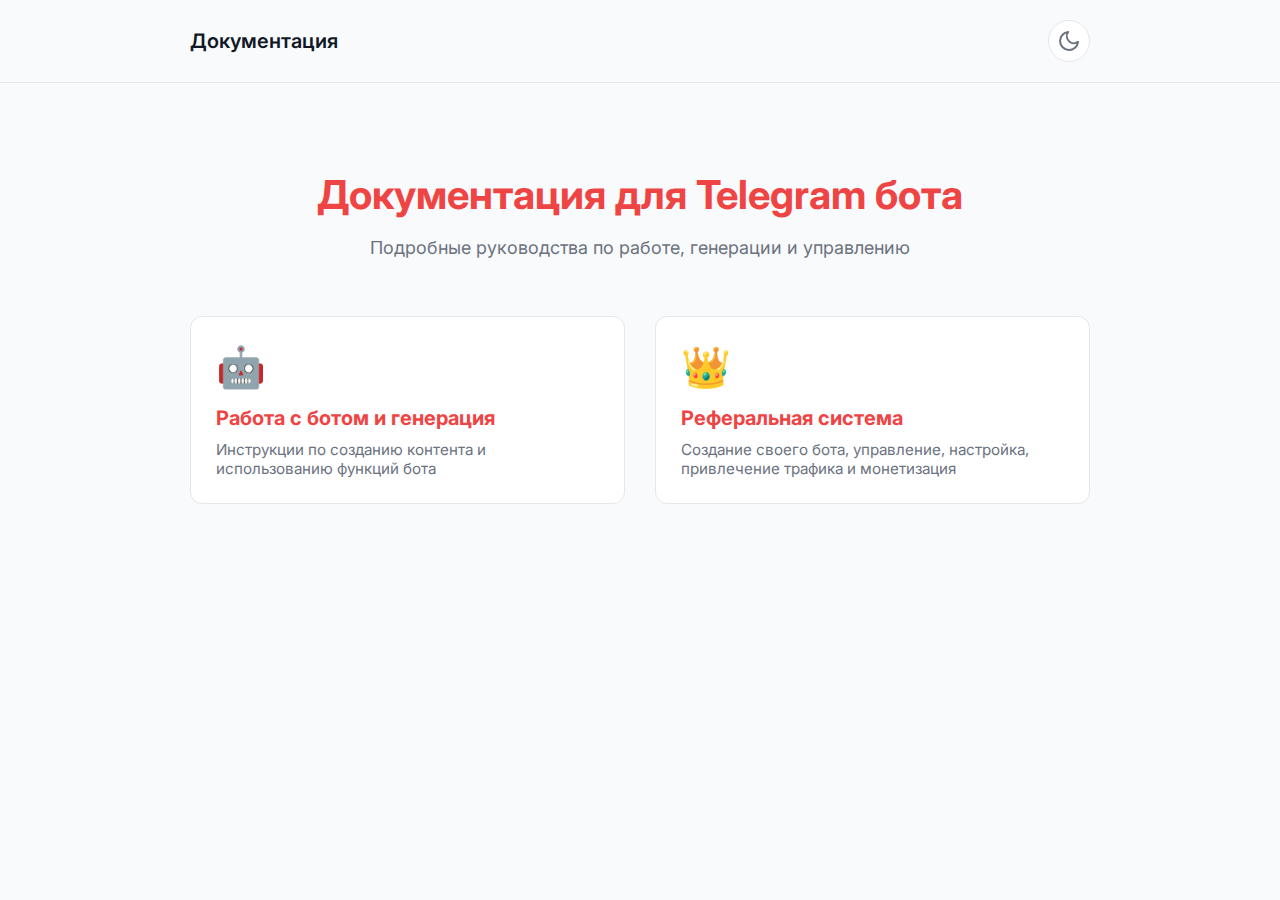
<file: index.html>
<!DOCTYPE html><html lang="ru"><head><meta charset="UTF-8"><meta name="viewport" content="width=device-width, initial-scale=1.0"><title>Документация для Telegram бота</title><link rel="stylesheet" href="style.css"><link rel="preconnect" href="https://fonts.googleapis.com"><link rel="preconnect" href="https://fonts.gstatic.com" crossorigin><link href="https://fonts.googleapis.com/css2?family=Inter:wght@400;500;600;700&display=swap" rel="stylesheet"></head><body class="light-theme"><header><div class="container"><a href="index.html" class="logo">Документация</a><div class="theme-switcher" id="theme-switcher"><svg class="sun" xmlns="http://www.w3.org/2000/svg" width="24" height="24" viewBox="0 0 24 24" fill="none" stroke="currentColor" stroke-width="2" stroke-linecap="round" stroke-linejoin="round"><circle cx="12" cy="12" r="5"></circle><line x1="12" y1="1" x2="12" y2="3"></line><line x1="12" y1="21" x2="12" y2="23"></line><line x1="4.22" y1="4.22" x2="5.64" y2="5.64"></line><line x1="18.36" y1="18.36" x2="19.78" y2="19.78"></line><line x1="1" y1="12" x2="3" y2="12"></line><line x1="21" y1="12" x2="23" y2="12"></line><line x1="4.22" y1="19.78" x2="5.64" y2="18.36"></line><line x1="18.36" y1="5.64" x2="19.78" y2="4.22"></line></svg><svg class="moon" xmlns="http://www.w3.org/2000/svg" width="24" height="24" viewBox="0 0 24 24" fill="none" stroke="currentColor" stroke-width="2" stroke-linecap="round" stroke-linejoin="round"><path d="M21 12.79A9 9 0 1 1 11.21 3 7 7 0 0 0 21 12.79z"></path></svg></div></div></header><main><div class="container hero"><h1>Документация для Telegram бота</h1><p>Подробные руководства по работе, генерации и управлению</p></div><div class="container grid"><a href="guide_main.html" class="card"><div class="card-emoji">🤖</div><h2>Работа с ботом и генерация</h2><p>Инструкции по созданию контента и использованию функций бота</p></a><a href="owners_guide.html" class="card"><div class="card-emoji">👑</div><h2>Реферальная система</h2><p>Создание своего бота, управление, настройка, привлечение трафика и монетизация</p></a></div></main><script src="script.js"></script></body></html>
</file>
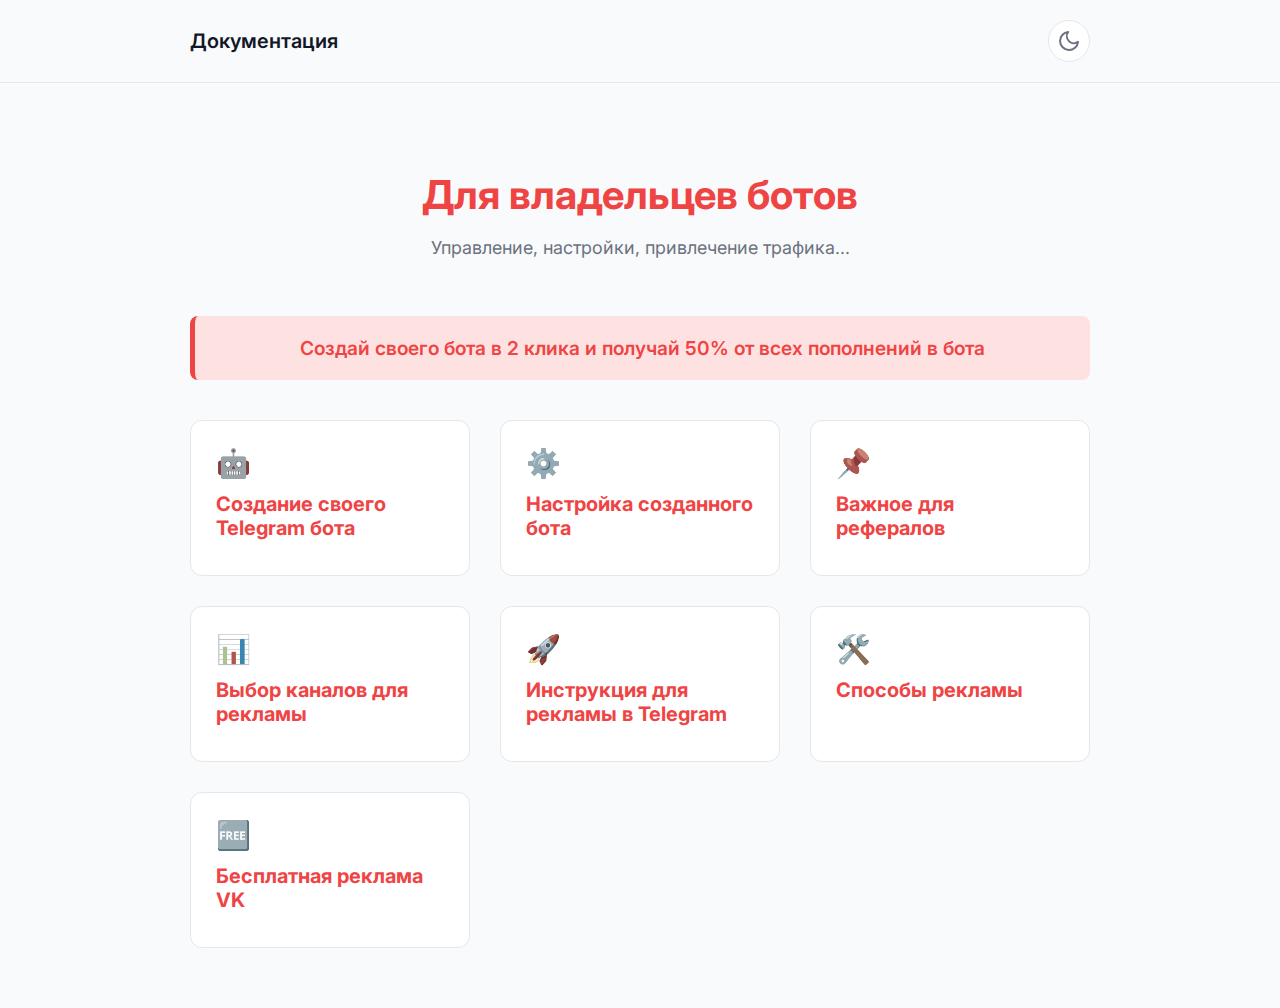
<file: 123owners_guide.html>
<!DOCTYPE html><html lang="ru"><head><meta charset="UTF-8"><meta name="viewport" content="width=device-width, initial-scale=1.0"><title>Для владельцев ботов</title><link rel="stylesheet" href="style.css"><link rel="preconnect" href="https://fonts.googleapis.com"><link rel="preconnect" href="https://fonts.gstatic.com" crossorigin><link href="https://fonts.googleapis.com/css2?family=Inter:wght@400;500;600;700&display=swap" rel="stylesheet"></head><body class="light-theme"><header><div class="container"><a href="index.html" class="logo">Документация</a><div class="theme-switcher" id="theme-switcher"><svg class="sun" xmlns="http://www.w3.org/2000/svg" width="24" height="24" viewBox="0 0 24 24" fill="none" stroke="currentColor" stroke-width="2" stroke-linecap="round" stroke-linejoin="round"><circle cx="12" cy="12" r="5"></circle><line x1="12" y1="1" x2="12" y2="3"></line><line x1="12" y1="21" x2="12" y2="23"></line><line x1="4.22" y1="4.22" x2="5.64" y2="5.64"></line><line x1="18.36" y1="18.36" x2="19.78" y2="19.78"></line><line x1="1" y1="12" x2="3" y2="12"></line><line x1="21" y1="12" x2="23" y2="12"></line><line x1="4.22" y1="19.78" x2="5.64" y2="18.36"></line><line x1="18.36" y1="5.64" x2="19.78" y2="4.22"></line></svg><svg class="moon" xmlns="http://www.w3.org/2000/svg" width="24" height="24" viewBox="0 0 24 24" fill="none" stroke="currentColor" stroke-width="2" stroke-linecap="round" stroke-linejoin="round"><path d="M21 12.79A9 9 0 1 1 11.21 3 7 7 0 0 0 21 12.79z"></path></svg></div></div></header><main><div class="container hero"><h1>Для владельцев ботов</h1><p>Управление, настройки, привлечение трафика...</p></div><div class="container"><div class="promo-box"><h3>Создай своего бота в 2 клика и получай 50% от всех пополнений в бота</h3></div></div><div class="container grid"><a href="articles/sozdanie_bota.html" class="card"><div class="card-emoji-small">🤖</div><h2>Создание своего Telegram бота</h2></a>
<a href="articles/Nastroyka_telegram_bota.html" class="card"><div class="card-emoji-small">⚙️</div><h2>Настройка созданного бота</h2></a>
<a href="articles/Vazhnoe_dlya_referalov.html" class="card"><div class="card-emoji-small">📌</div><h2>Важное для рефералов</h2></a>
<a href="articles/Vybor_kanalov_dlya_reklamy.html" class="card"><div class="card-emoji-small">📊</div><h2>Выбор каналов для рекламы</h2></a>
<a href="articles/Instrukciya_dlya_reklamy_v_telegramm.html" class="card"><div class="card-emoji-small">🚀</div><h2>Инструкция для рекламы в Telegram</h2></a>
<a href="articles/Sposoby_reklamy.html" class="card"><div class="card-emoji-small">🛠️</div><h2>Способы рекламы</h2></a>
<a href="articles/instrukciya_dlya_besplatnoy_reklamy_VK.html" class="card"><div class="card-emoji-small">🆓</div><h2>Бесплатная реклама VK</h2></a>
</div></main><script src="script.js"></script></body></html>
</file>
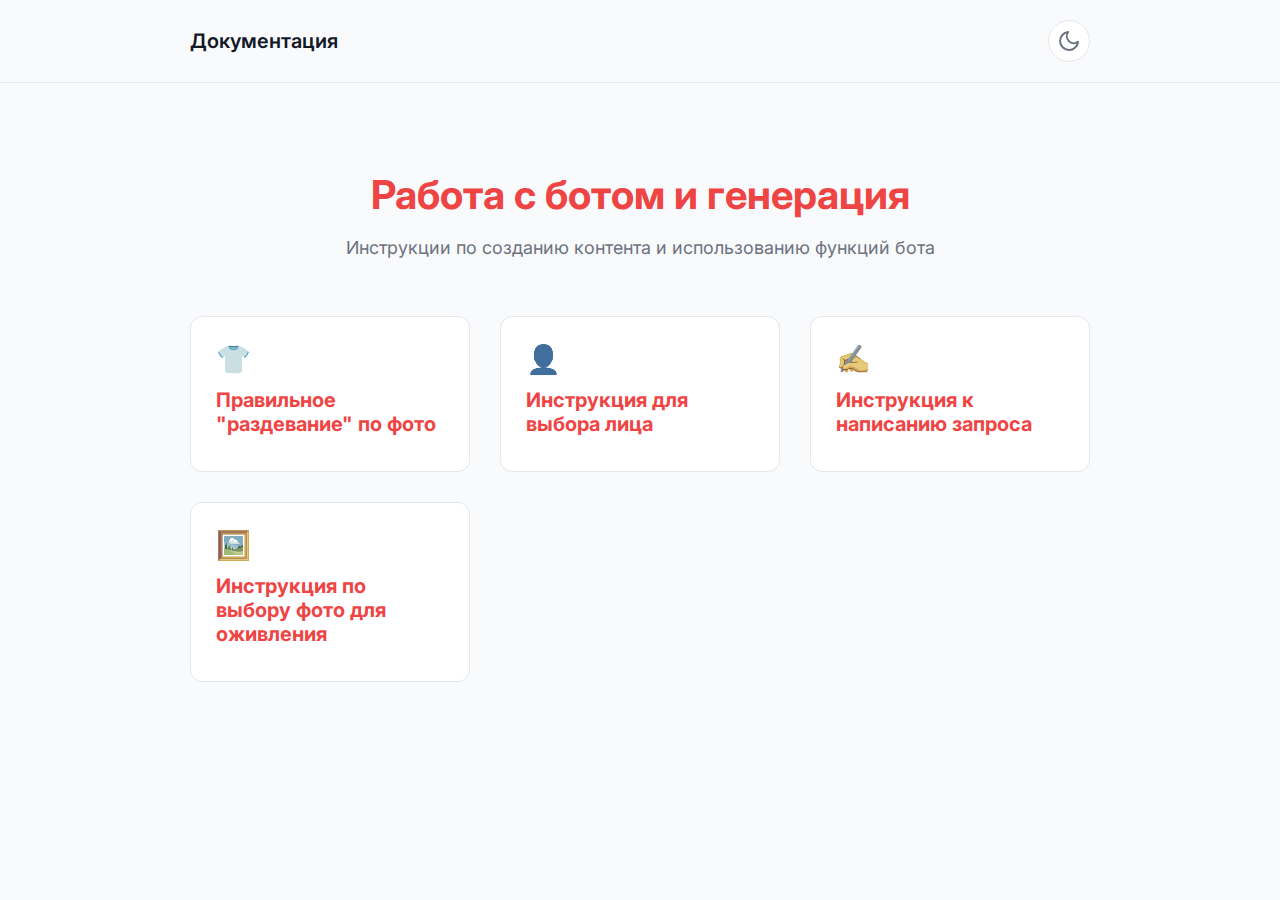
<file: guide_main.html>
<!DOCTYPE html><html lang="ru"><head><meta charset="UTF-8"><meta name="viewport" content="width=device-width, initial-scale=1.0"><title>Работа с ботом и генерация</title><link rel="stylesheet" href="style.css"><link rel="preconnect" href="https://fonts.googleapis.com"><link rel="preconnect" href="https://fonts.gstatic.com" crossorigin><link href="https://fonts.googleapis.com/css2?family=Inter:wght@400;500;600;700&display=swap" rel="stylesheet"></head><body class="light-theme"><header><div class="container"><a href="index.html" class="logo">Документация</a><div class="theme-switcher" id="theme-switcher"><svg class="sun" xmlns="http://www.w3.org/2000/svg" width="24" height="24" viewBox="0 0 24 24" fill="none" stroke="currentColor" stroke-width="2" stroke-linecap="round" stroke-linejoin="round"><circle cx="12" cy="12" r="5"></circle><line x1="12" y1="1" x2="12" y2="3"></line><line x1="12" y1="21" x2="12" y2="23"></line><line x1="4.22" y1="4.22" x2="5.64" y2="5.64"></line><line x1="18.36" y1="18.36" x2="19.78" y2="19.78"></line><line x1="1" y1="12" x2="3" y2="12"></line><line x1="21" y1="12" x2="23" y2="12"></line><line x1="4.22" y1="19.78" x2="5.64" y2="18.36"></line><line x1="18.36" y1="5.64" x2="19.78" y2="4.22"></line></svg><svg class="moon" xmlns="http://www.w3.org/2000/svg" width="24" height="24" viewBox="0 0 24 24" fill="none" stroke="currentColor" stroke-width="2" stroke-linecap="round" stroke-linejoin="round"><path d="M21 12.79A9 9 0 1 1 11.21 3 7 7 0 0 0 21 12.79z"></path></svg></div></div></header><main><div class="container hero"><h1>Работа с ботом и генерация</h1><p>Инструкции по созданию контента и использованию функций бота</p></div><div class="container grid"><a href="articles/pravilnoe_razdevanie.html" class="card"><div class="card-emoji-small">👕</div><h2>Правильное "раздевание" по фото</h2></a>
<a href="articles/vybor_lica.html" class="card"><div class="card-emoji-small">👤</div><h2>Инструкция для выбора лица</h2></a>
<a href="articles/napisanie_zaprosa.html" class="card"><div class="card-emoji-small">✍️</div><h2>Инструкция к написанию запроса</h2></a>
<a href="articles/vybor_foto_ozhivlenie.html" class="card"><div class="card-emoji-small">🖼️</div><h2>Инструкция по выбору фото для оживления</h2></a>
</div></main><script src="script.js"></script></body></html>
</file>
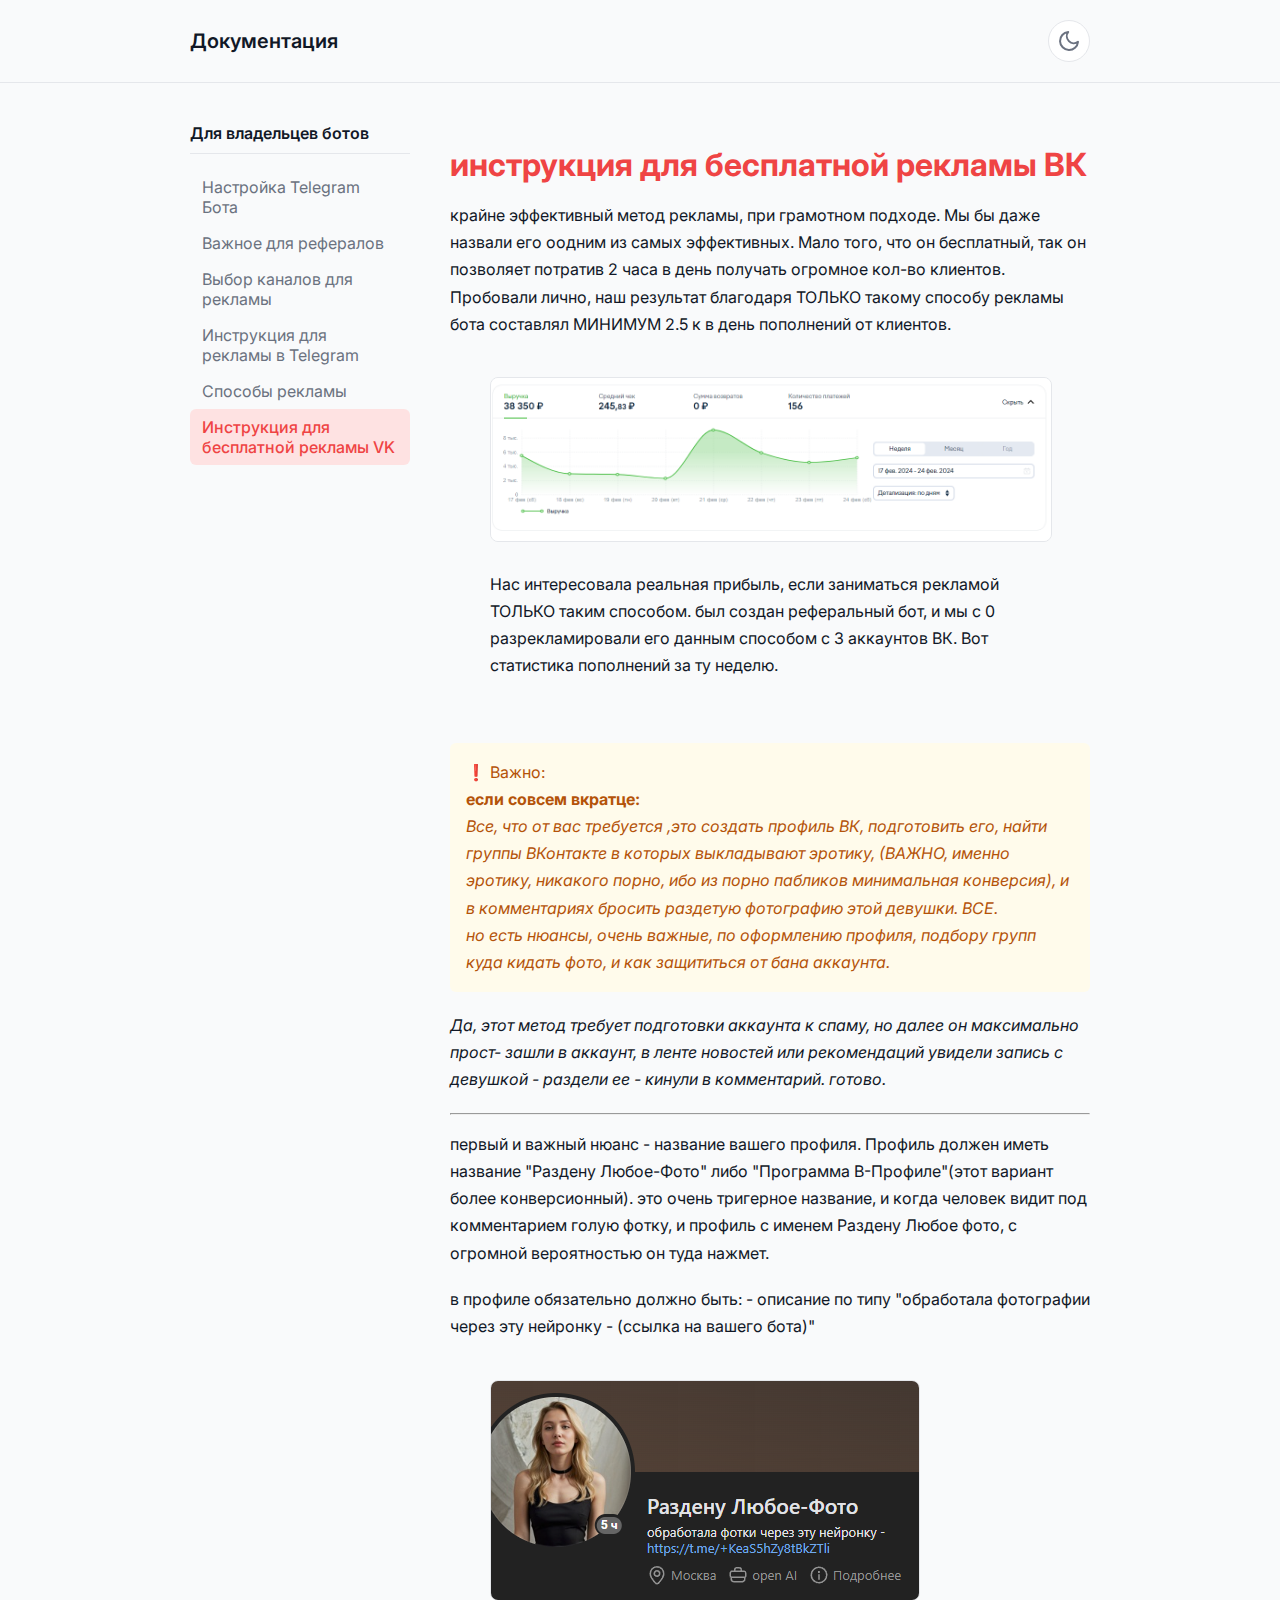
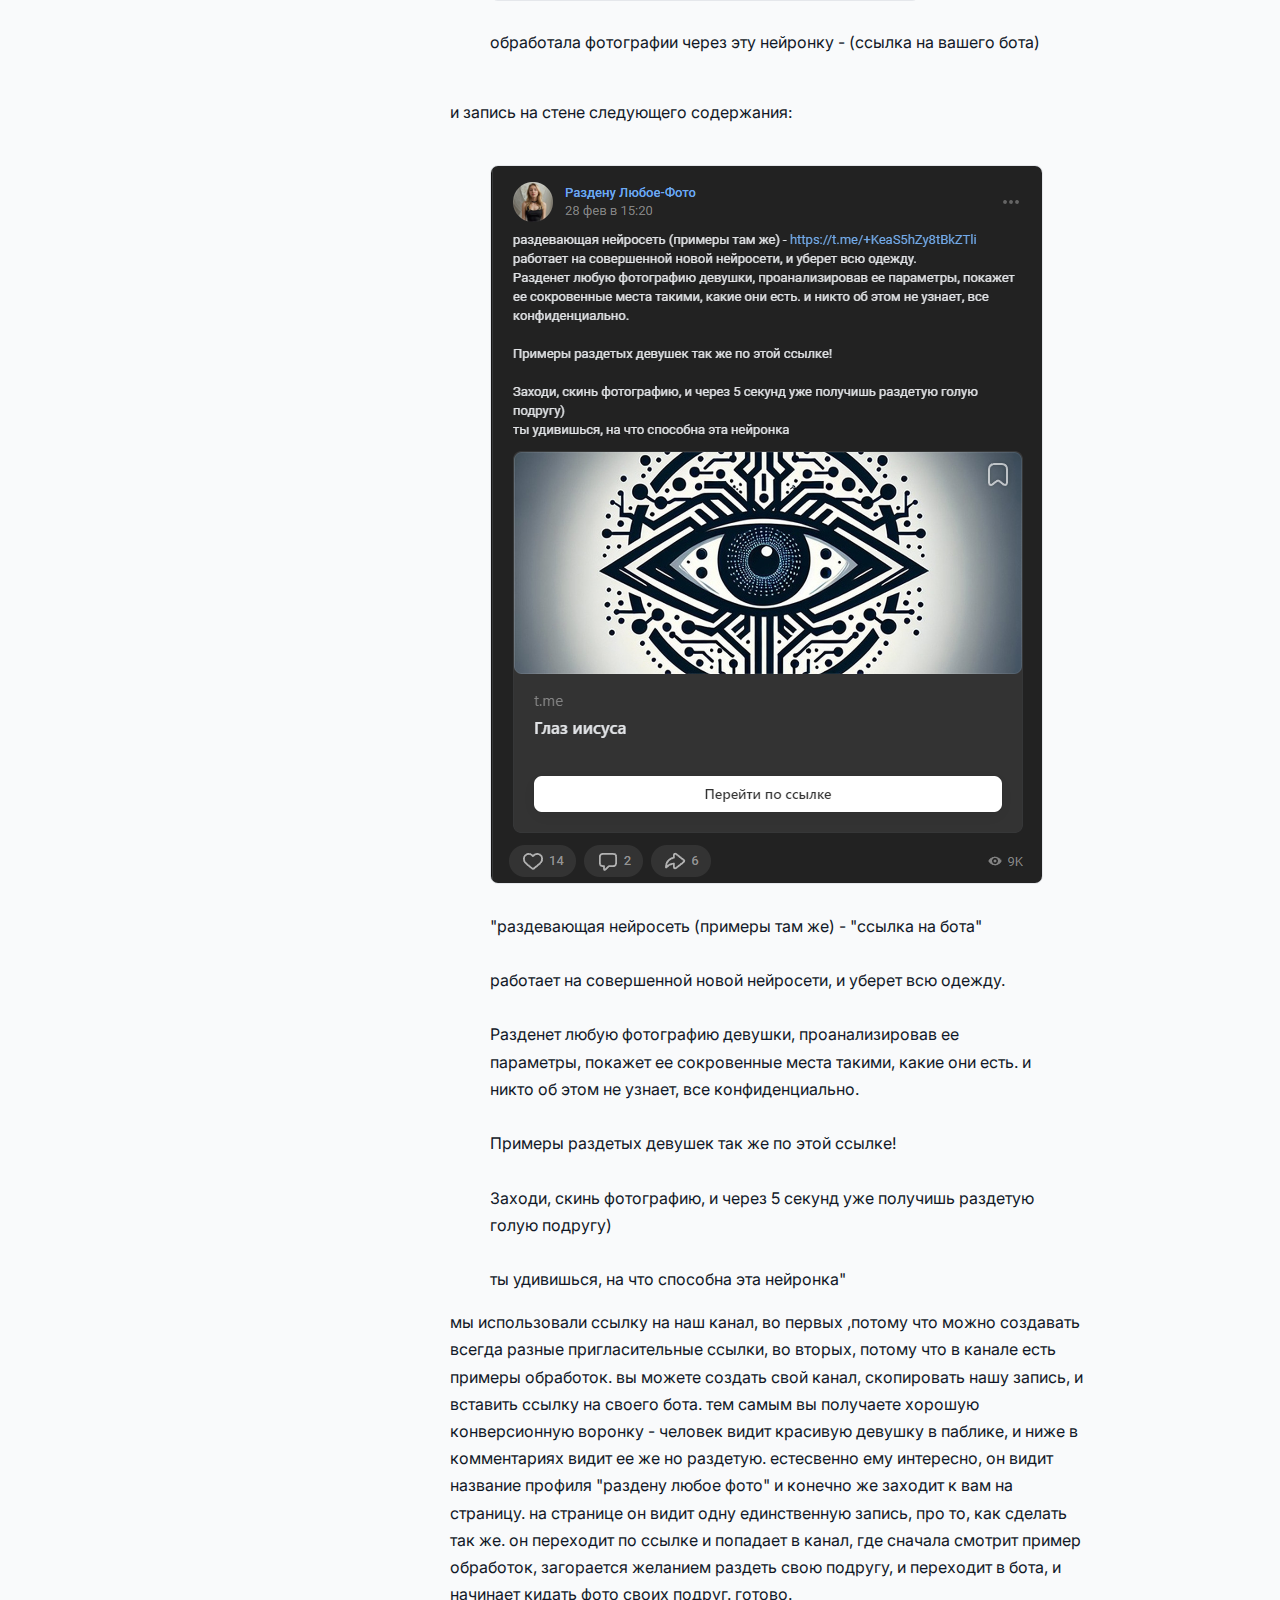
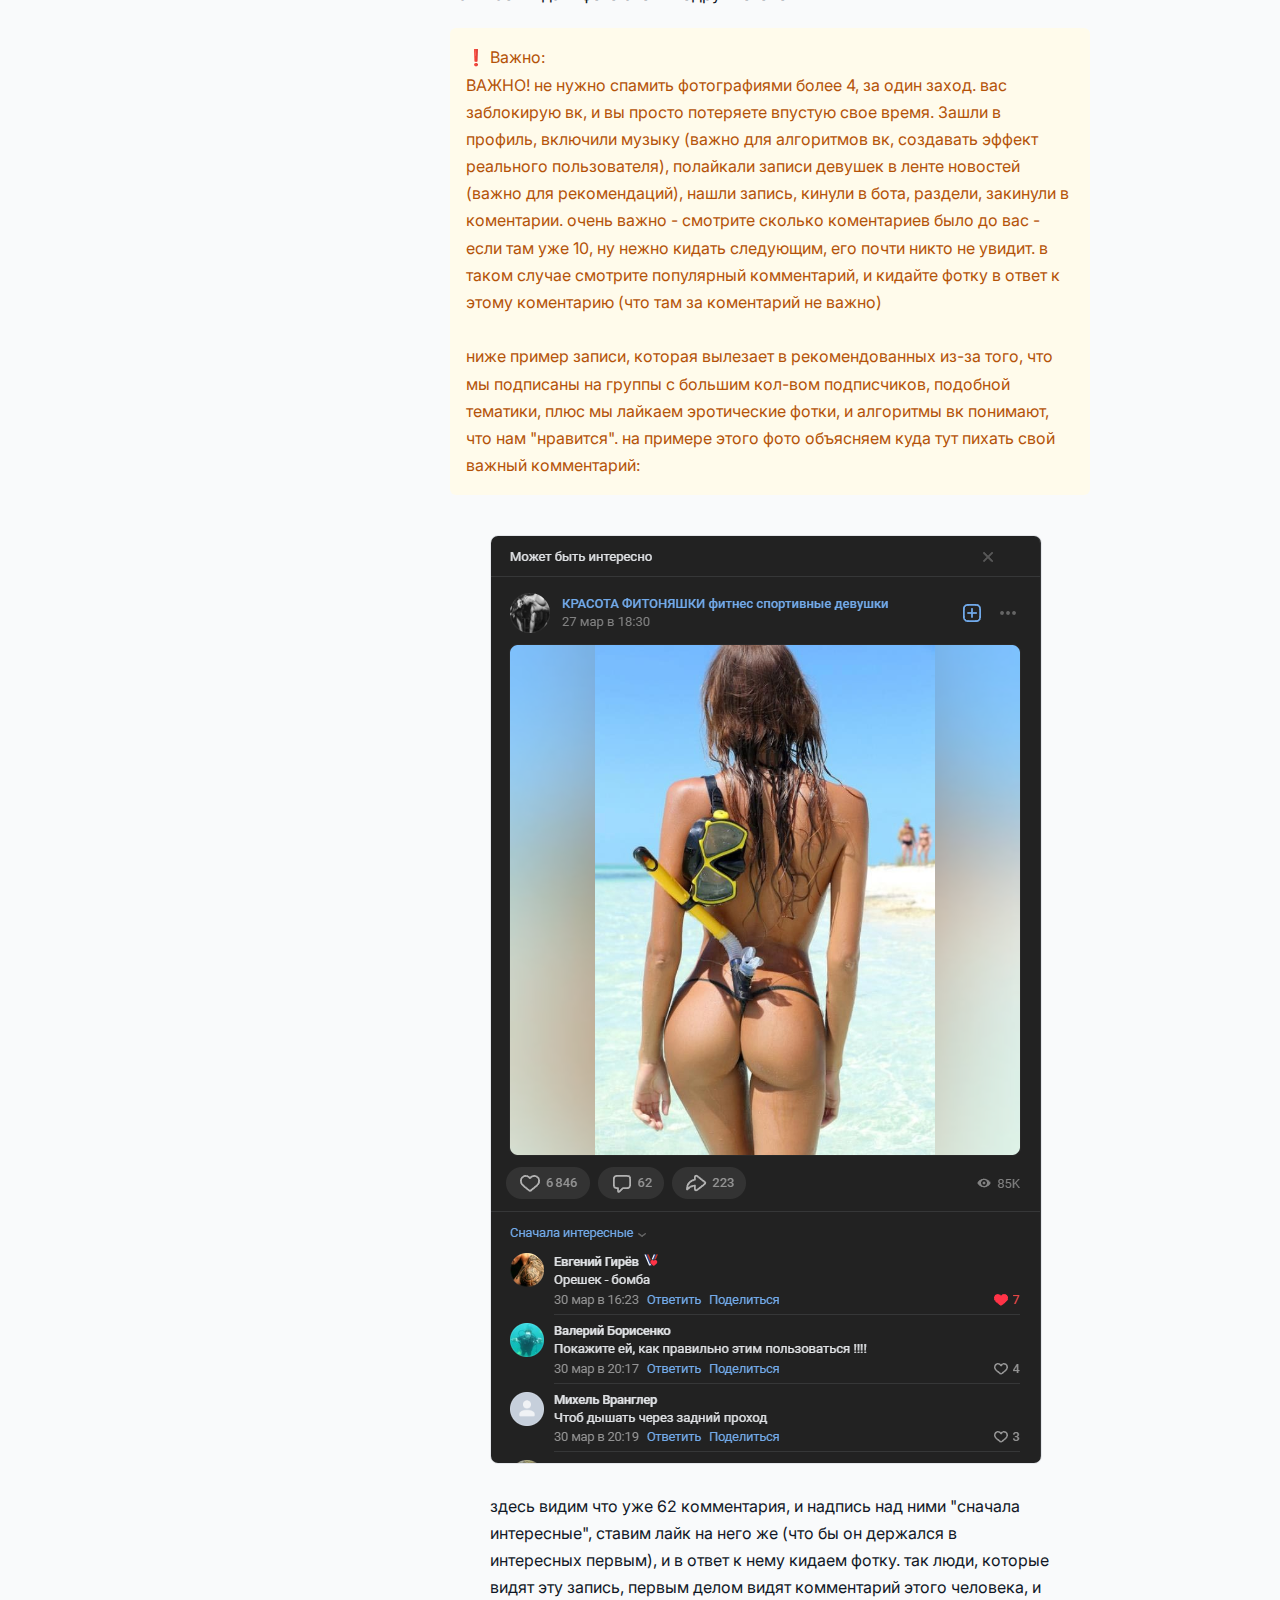
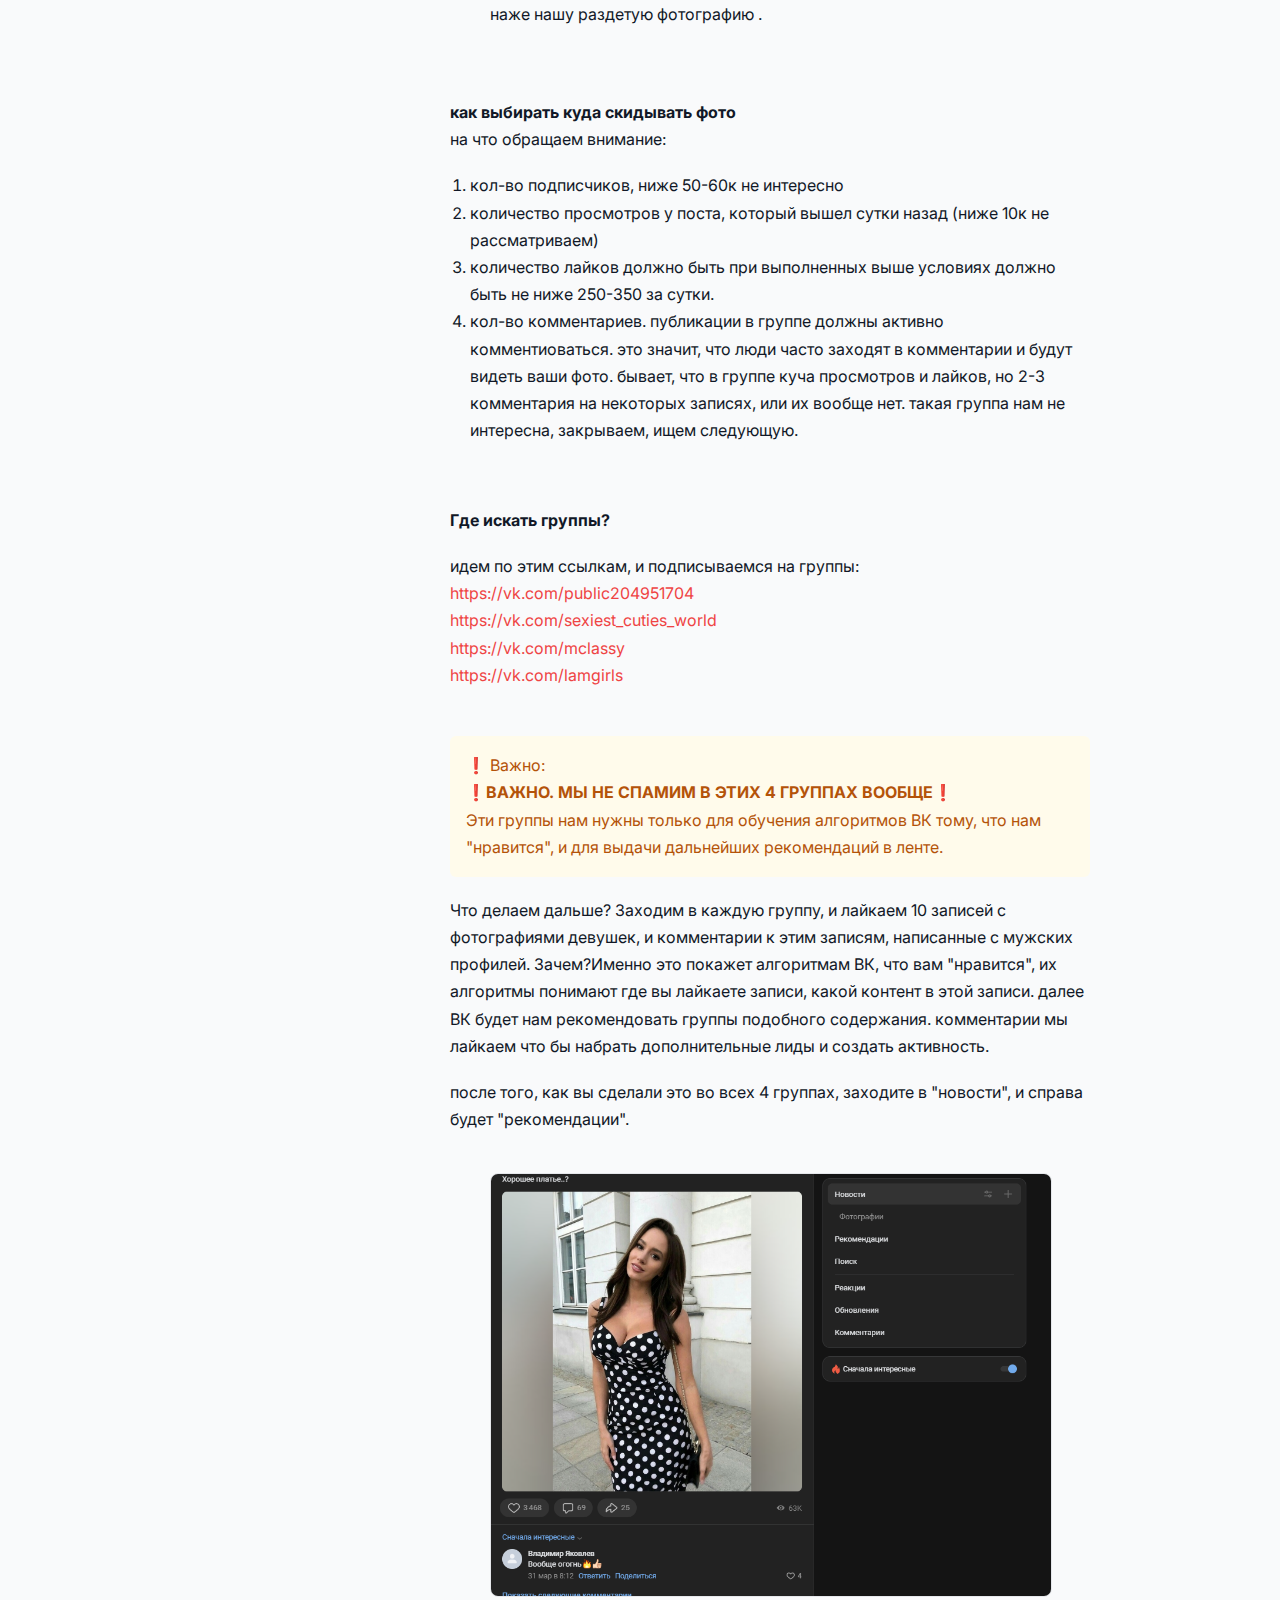
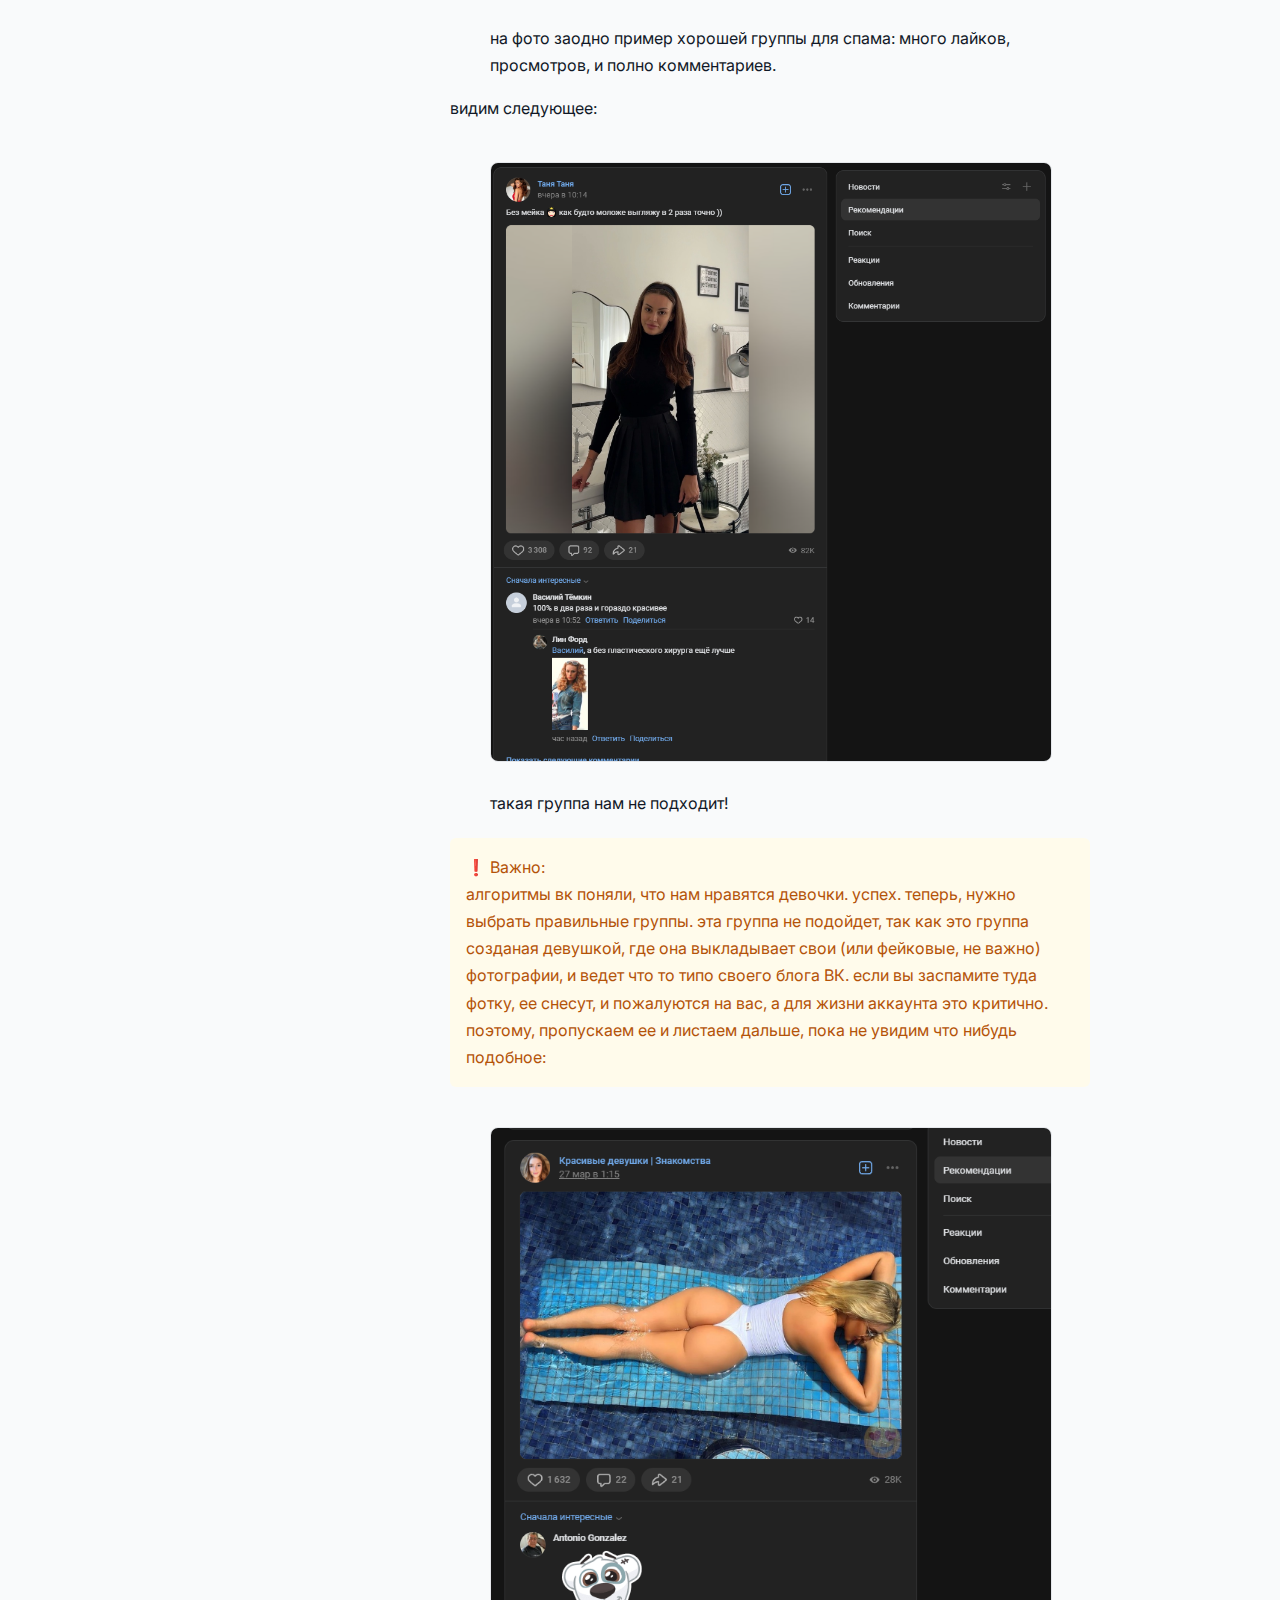
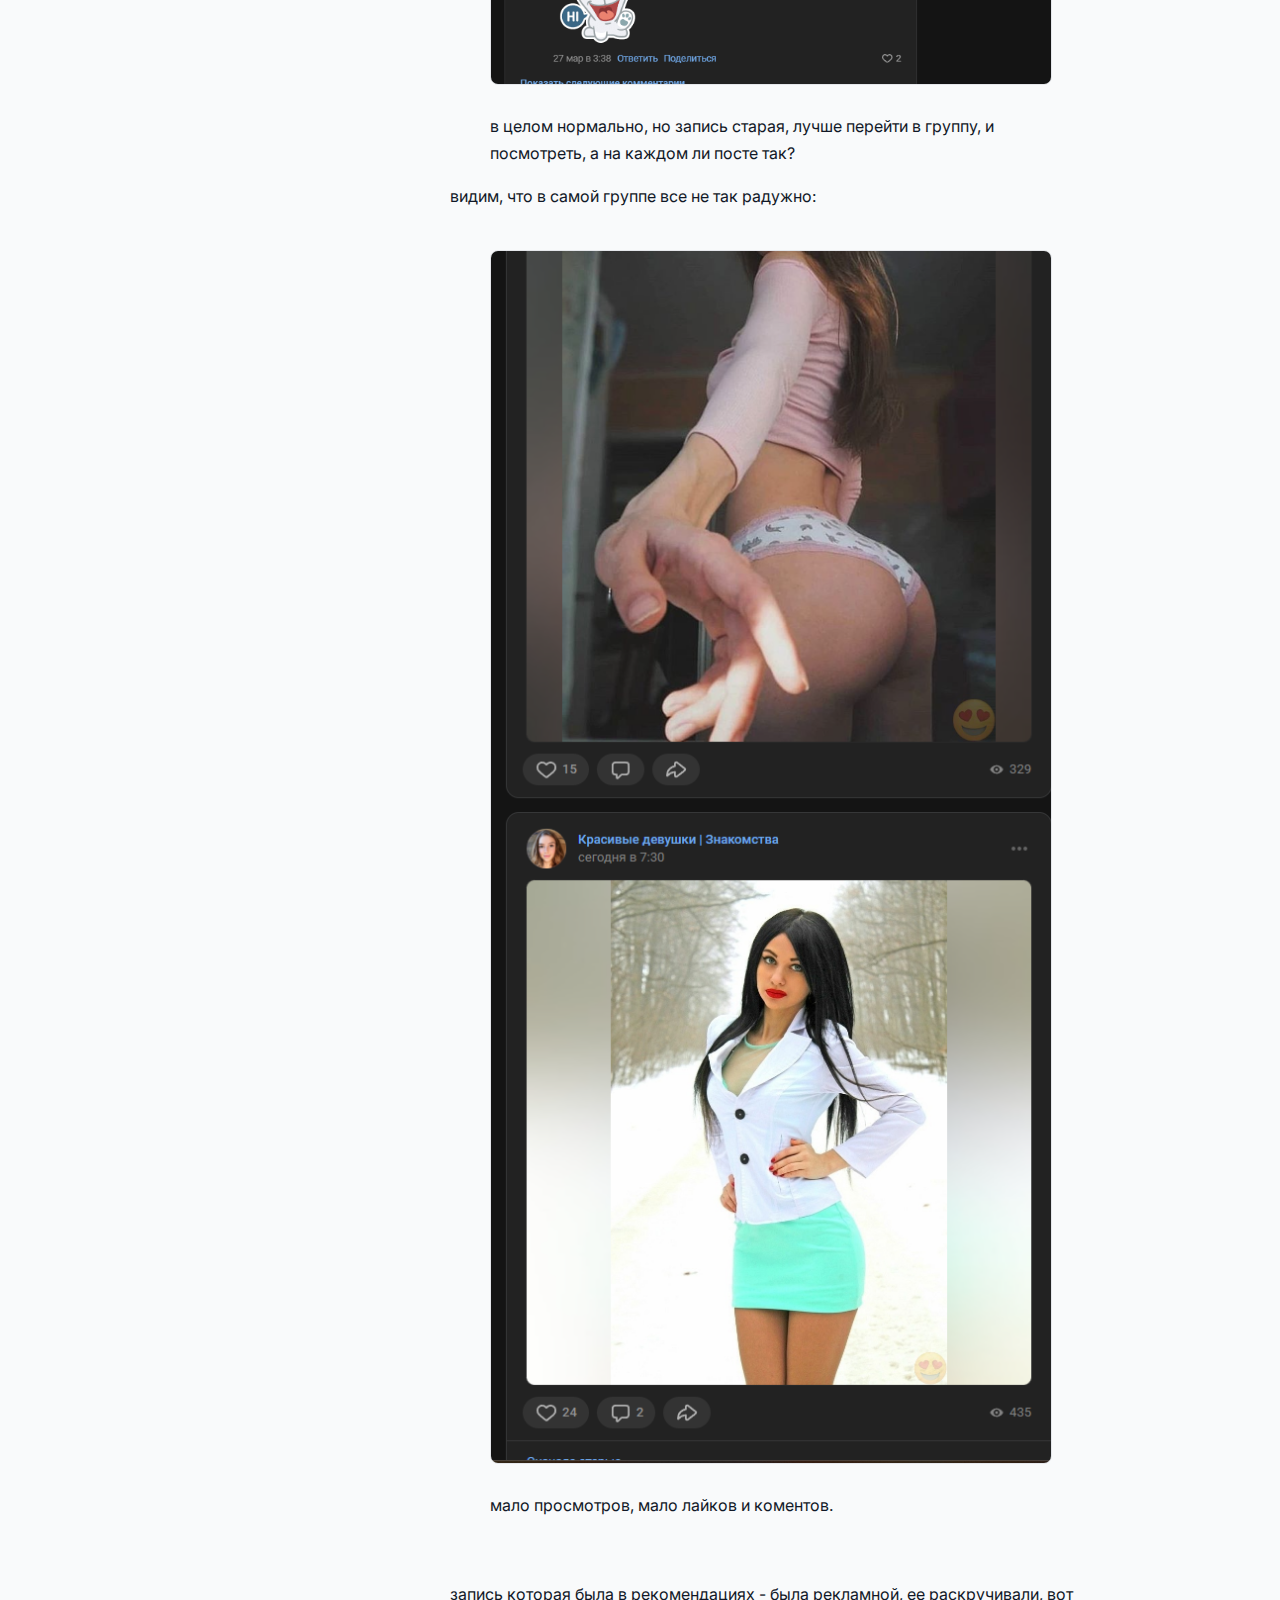
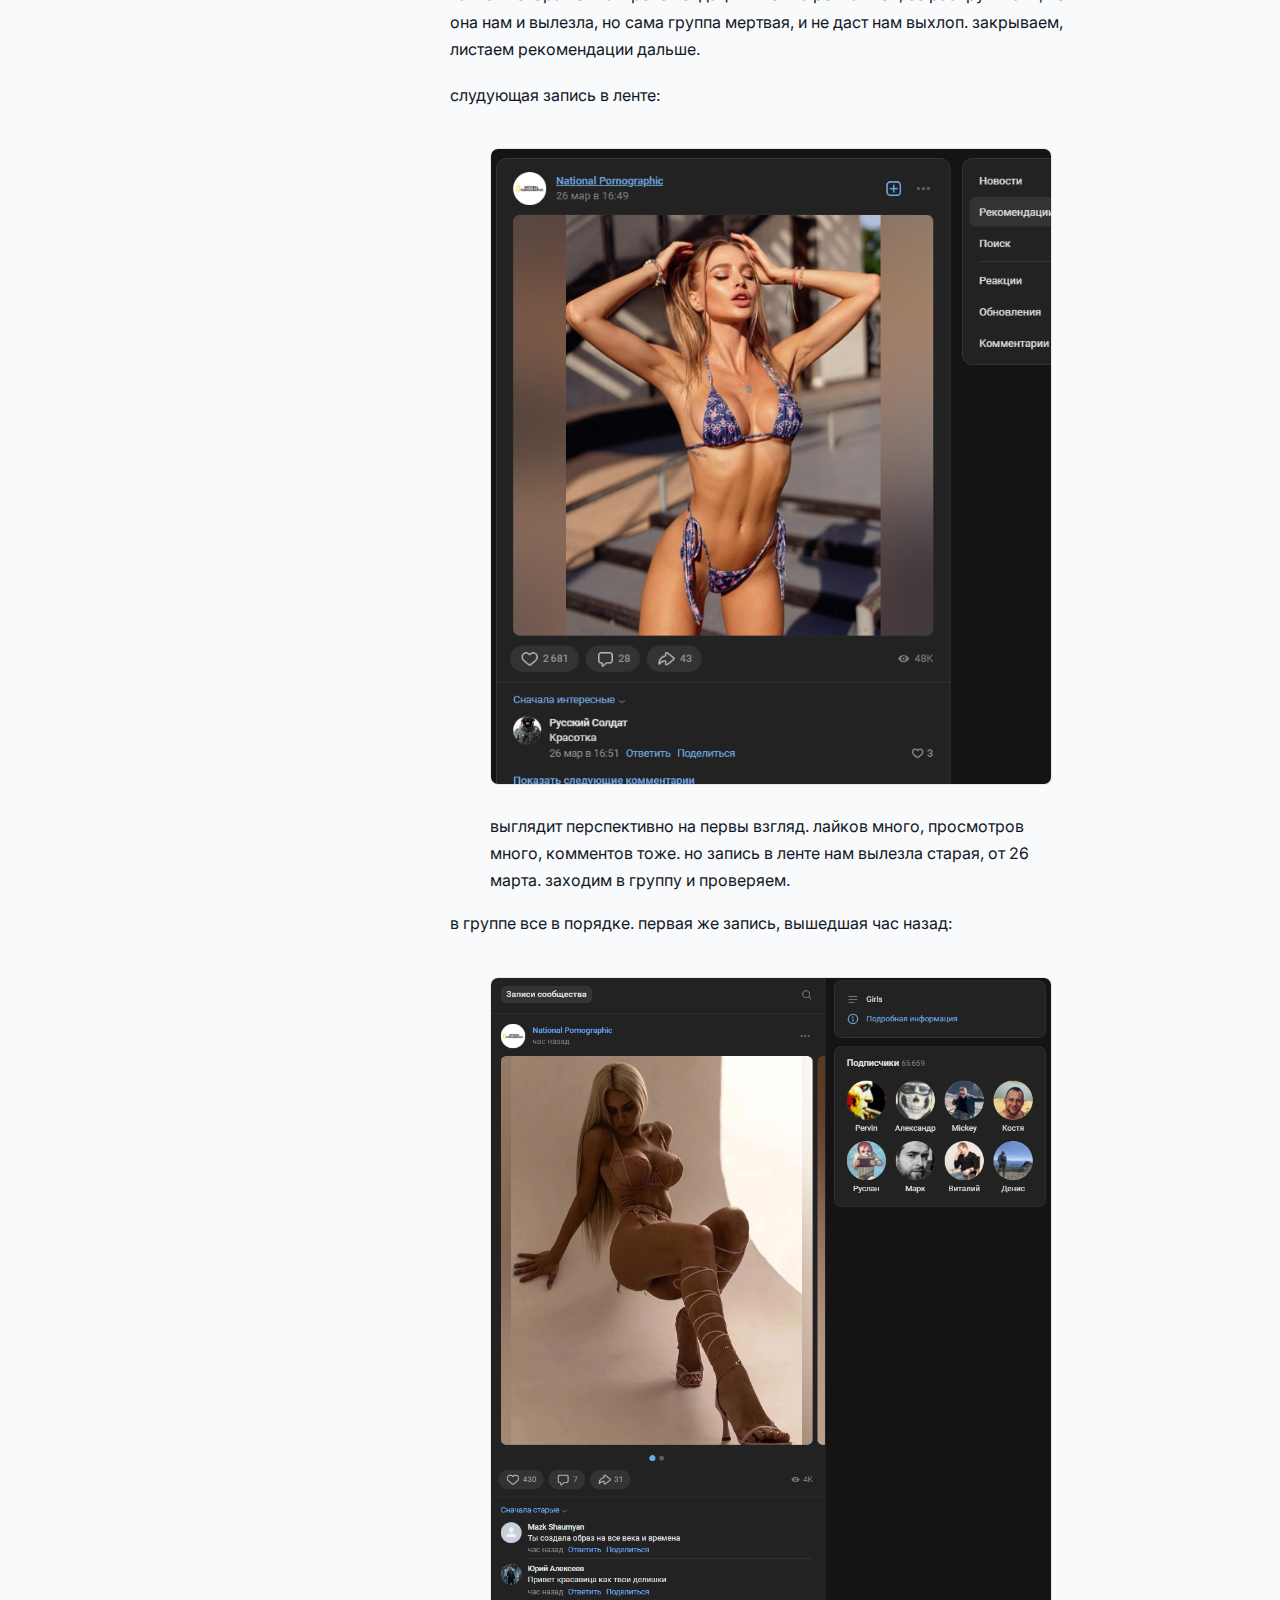
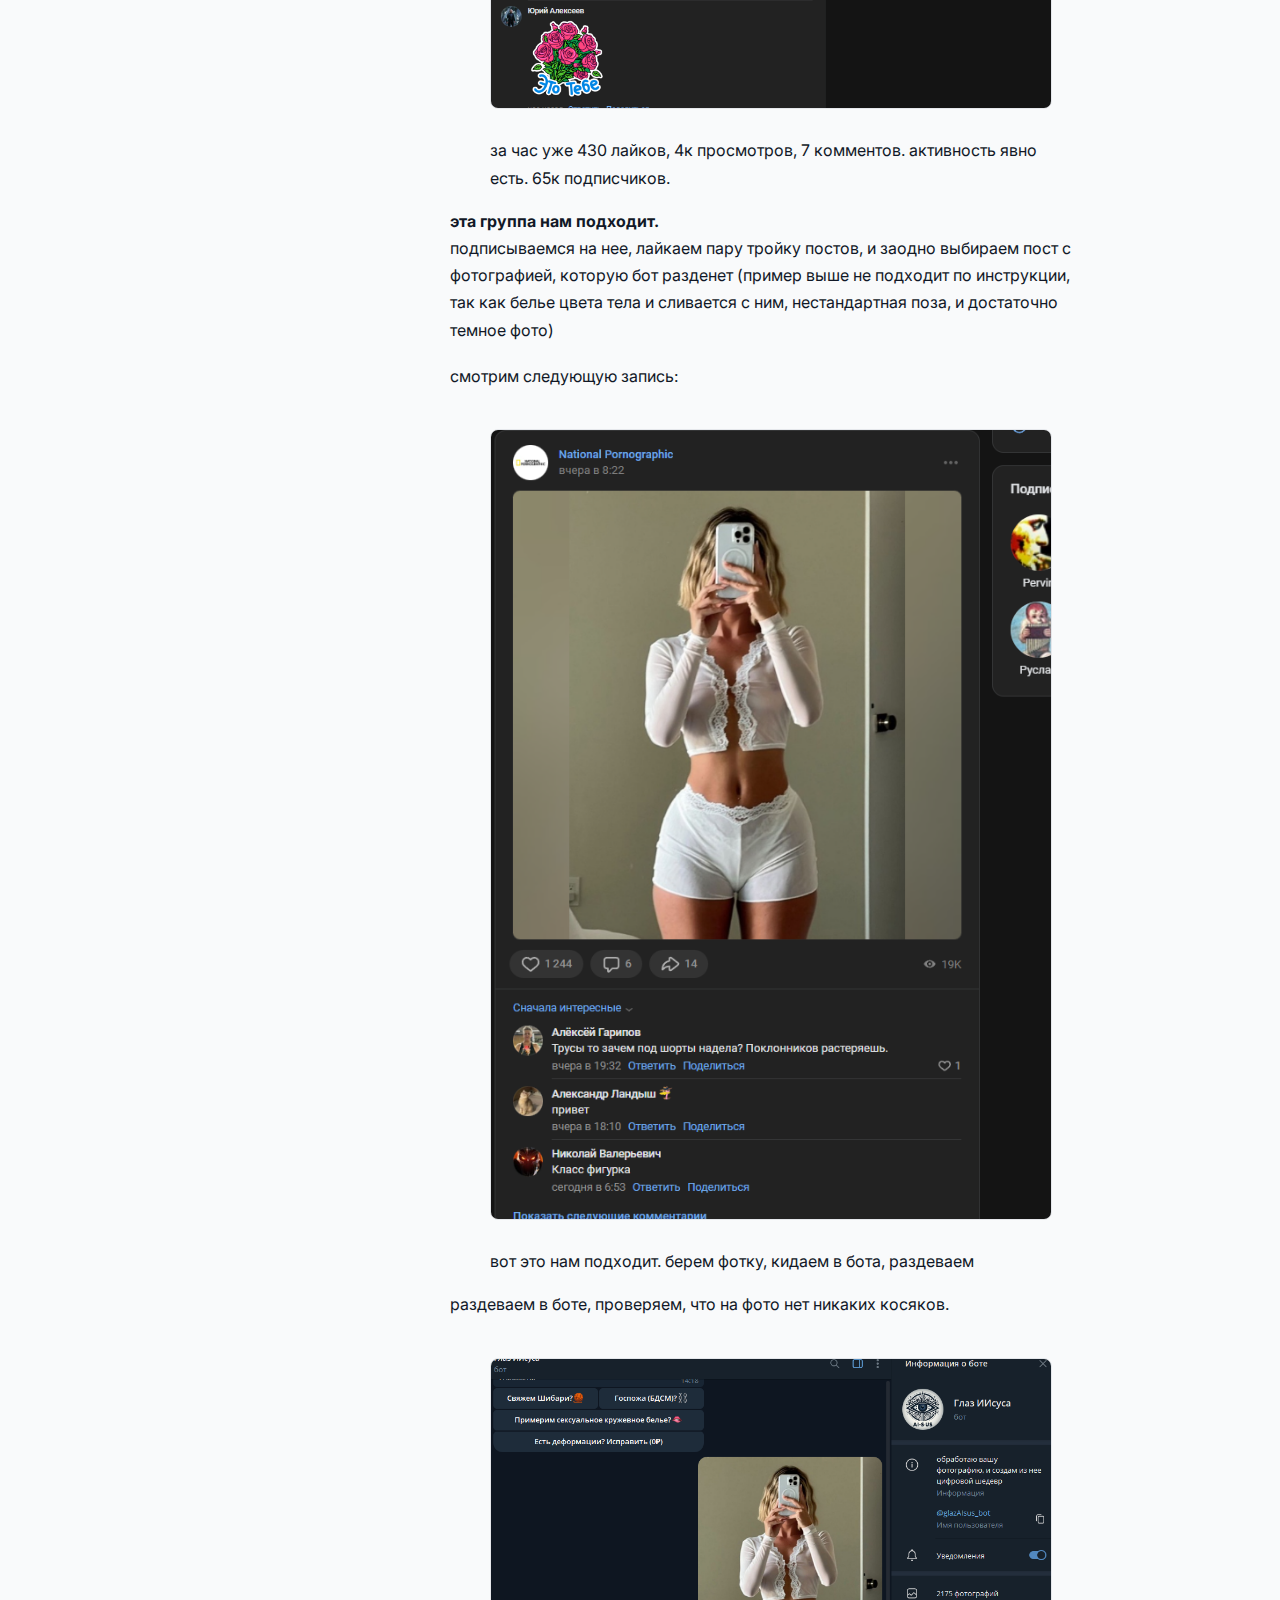
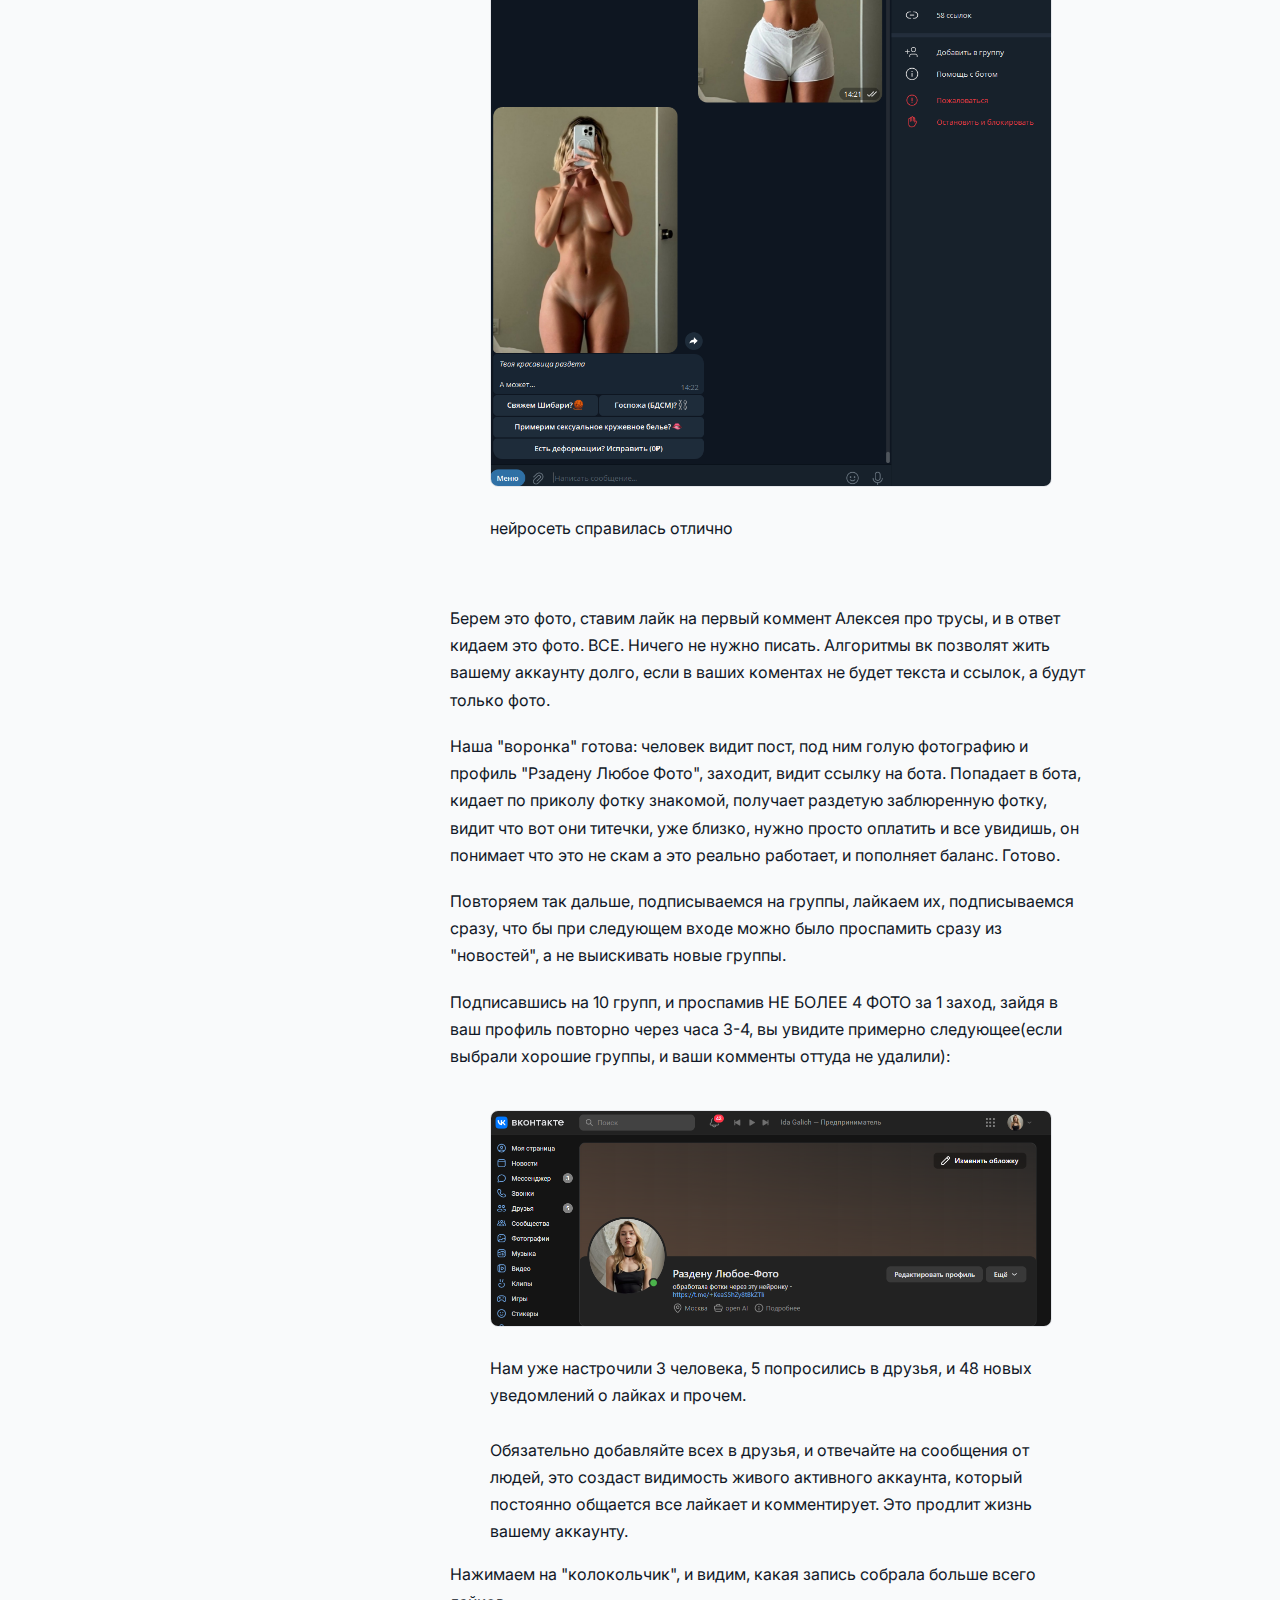
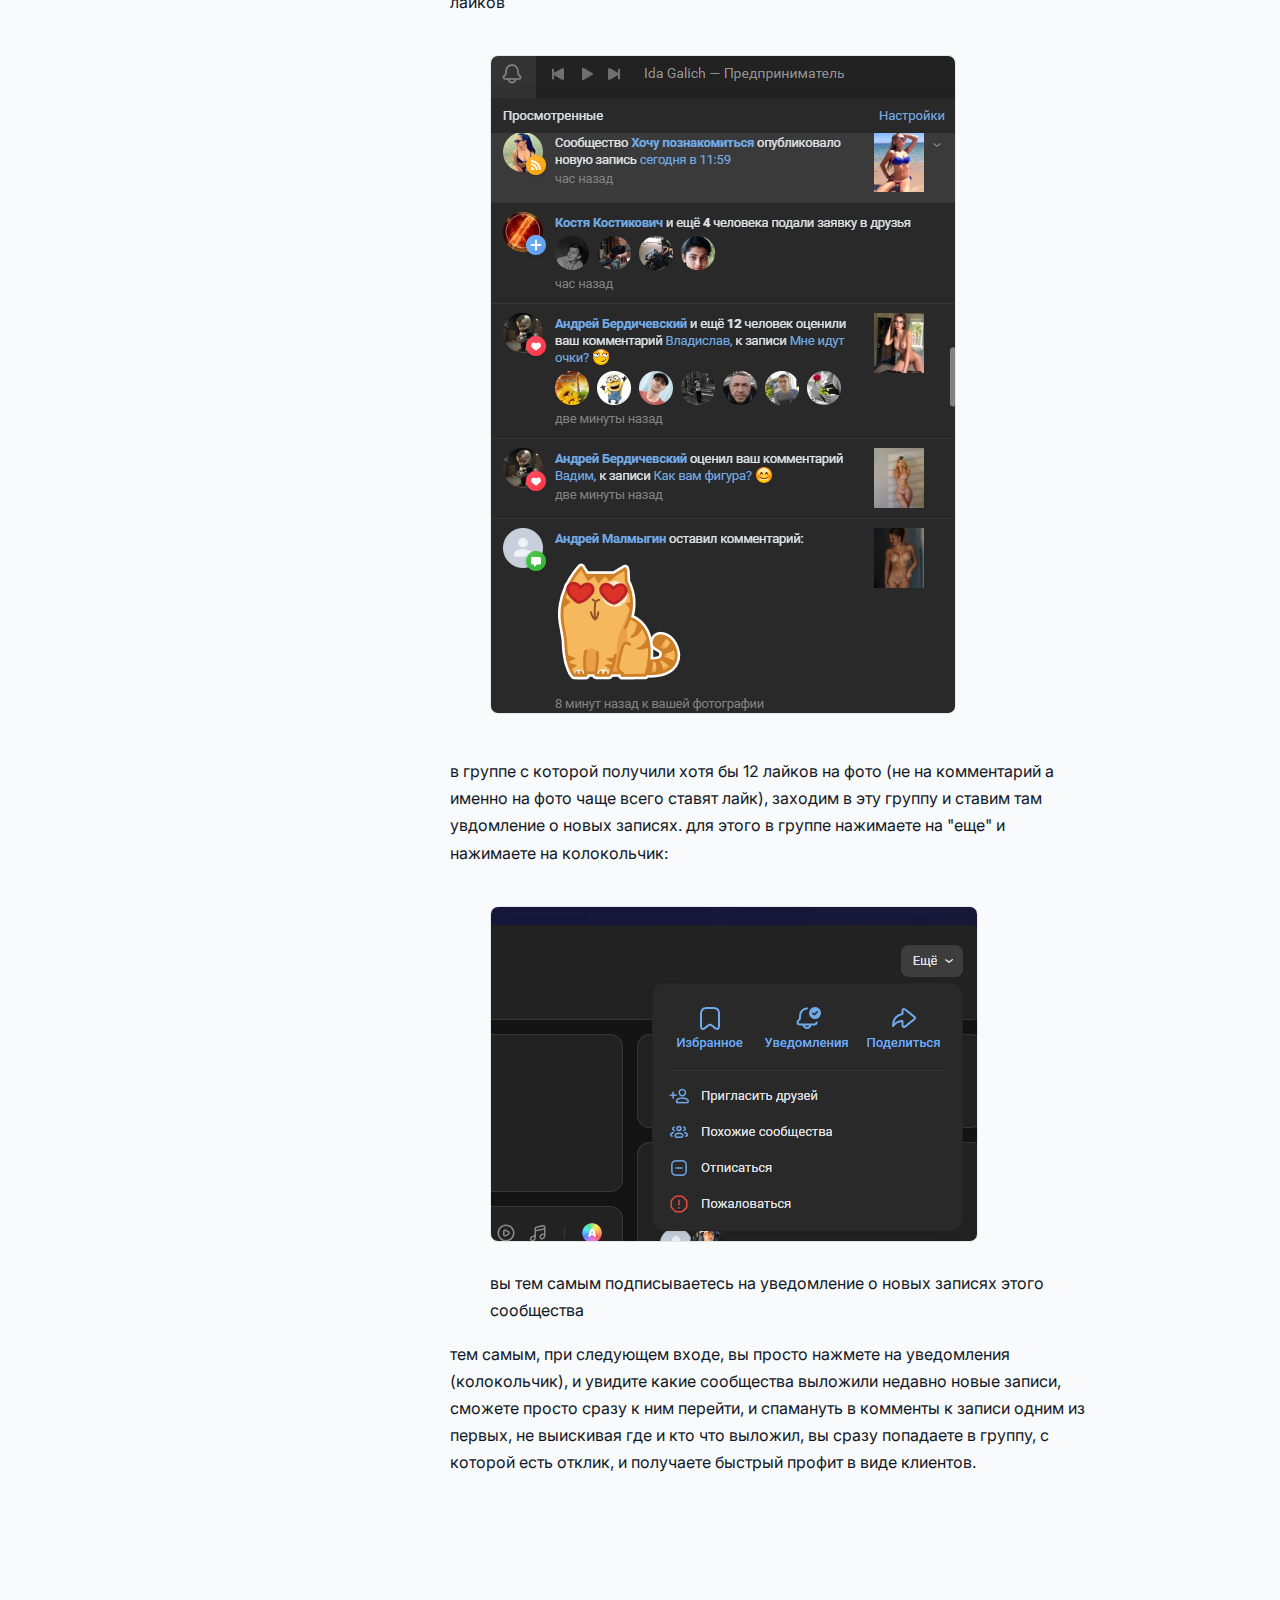
<file: articles/instrukciya_dlya_besplatnoy_reklamy_VK.html>
<!DOCTYPE html><html lang="ru"><head><meta charset="UTF-8"><meta name="viewport" content="width=device-width, initial-scale=1.0"><title>Инструкция для бесплатной рекламы VK</title><link rel="stylesheet" href="../style.css"><link rel="preconnect" href="https://fonts.googleapis.com"><link rel="preconnect" href="https://fonts.gstatic.com" crossorigin><link href="https://fonts.googleapis.com/css2?family=Inter:wght@400;500;600;700&display=swap" rel="stylesheet"></head><body class="light-theme"><header><div class="container"><a href="../index.html" class="logo">Документация</a><div class="theme-switcher" id="theme-switcher"><svg class="sun" xmlns="http://www.w3.org/2000/svg" width="24" height="24" viewBox="0 0 24 24" fill="none" stroke="currentColor" stroke-width="2" stroke-linecap="round" stroke-linejoin="round"><circle cx="12" cy="12" r="5"></circle><line x1="12" y1="1" x2="12" y2="3"></line><line x1="12" y1="21" x2="12" y2="23"></line><line x1="4.22" y1="4.22" x2="5.64" y2="5.64"></line><line x1="18.36" y1="18.36" x2="19.78" y2="19.78"></line><line x1="1" y1="12" x2="3" y2="12"></line><line x1="21" y1="12" x2="23" y2="12"></line><line x1="4.22" y1="19.78" x2="5.64" y2="18.36"></line><line x1="18.36" y1="5.64" x2="19.78" y2="4.22"></line></svg><svg class="moon" xmlns="http://www.w3.org/2000/svg" width="24" height="24" viewBox="0 0 24 24" fill="none" stroke="currentColor" stroke-width="2" stroke-linecap="round" stroke-linejoin="round"><path d="M21 12.79A9 9 0 1 1 11.21 3 7 7 0 0 0 21 12.79z"></path></svg></div></div></header><main><div class="container content-container"><aside class="sidebar"><h3>Для владельцев ботов</h3><ul><li><a href="Nastroyka_telegram_bota.html" >Настройка Telegram Бота</a></li><li><a href="Vazhnoe_dlya_referalov.html" >Важное для рефералов</a></li><li><a href="Vybor_kanalov_dlya_reklamy.html" >Выбор каналов для рекламы</a></li><li><a href="Instrukciya_dlya_reklamy_v_telegramm.html" >Инструкция для рекламы в Telegram</a></li><li><a href="Sposoby_reklamy.html" >Способы рекламы</a></li><li><a href="instrukciya_dlya_besplatnoy_reklamy_VK.html" class="active">Инструкция для бесплатной рекламы VK</a></li></ul></aside><article class="main-content"><div class="ql-editor" contenteditable="false"><h1 data-label="Title" data-placeholder="Title" dir="auto">инструкция для бесплатной рекламы ВК</h1><p dir="auto">крайне эффективный метод рекламы, при грамотном подходе. Мы бы даже назвали его оодним из самых эффективных. Мало того, что он бесплатный, так он позволяет потратив 2 часа в день получать огромное кол-во клиентов. Пробовали лично, наш результат благодаря ТОЛЬКО такому способу рекламы бота составлял МИНИМУМ 2.5 к в день пополнений от клиентов.</p><figure contenteditable="false"><div class="figure_wrapper"><img alt="Image placeholder 1" src="../images/25.jpg"/></div><span class="cursor_wrapper" contenteditable="true"></span><figcaption class="editable_text" data-placeholder="Caption (optional)" dir="auto">Нас интересовала реальная прибыль, если заниматься рекламой ТОЛЬКО таким способом. был создан реферальный бот, и мы с 0 разрекламировали его данным способом с 3 аккаунтов ВК. Вот статистика пополнений за ту неделю.</figcaption></figure><p dir="auto"><br/></p><div class="info-box warning">❗ Важно: <p dir="auto"><strong>если совсем вкратце:</strong><br class="inline"/><em>Все, что от вас требуется ,это создать профиль ВК, подготовить его, найти группы ВКонтакте в которых выкладывают эротику, (ВАЖНО, именно эротику, никакого порно, ибо из порно пабликов минимальная конверсия), и в комментариях бросить раздетую фотографию этой девушки. ВСЕ.<br class="inline"/> но есть нюансы, очень важные, по оформлению профиля, подбору групп куда кидать фото, и как защититься от бана аккаунта.</em></p></div><p dir="auto"><em>Да, этот метод требует подготовки аккаунта к спаму, но далее он максимально прост- зашли в аккаунт, в ленте новостей или рекомендаций увидели запись с девушкой - раздели ее - кинули в комментарий. готово.</em></p><hr/><p dir="auto">первый и важный нюанс - название вашего профиля. Профиль должен иметь название "Раздену Любое-Фото" либо "Программа В-Профиле"(этот вариант более конверсионный). это очень тригерное название, и когда человек видит под комментарием голую фотку, и профиль с именем Раздену Любое фото, с огромной вероятностью он туда нажмет.</p><p dir="auto">в профиле обязательно должно быть: - описание по типу "обработала фотографии через эту нейронку - (ссылка на вашего бота)"</p><figure contenteditable="false"><div class="figure_wrapper"><img alt="Image placeholder 2" src="../images/26.jpg"/></div><span class="cursor_wrapper" contenteditable="true"></span><figcaption class="editable_text" data-placeholder="Caption (optional)" dir="auto">обработала фотографии через эту нейронку - (ссылка на вашего бота)</figcaption></figure><p dir="auto"><br class="inline"/>и запись на стене следующего содержания: </p><figure contenteditable="false"><div class="figure_wrapper"><img alt="Image placeholder 3" src="../images/27.jpg"/></div><span class="cursor_wrapper" contenteditable="true"></span><figcaption class="editable_text" data-placeholder="Caption (optional)" dir="auto">"раздевающая нейросеть (примеры там же) - "ссылка на бота"<br/><br/>работает на совершенной новой нейросети, и уберет всю одежду.<br/><br/>Разденет любую фотографию девушки, проанализировав ее параметры, покажет ее сокровенные места такими, какие они есть. и никто об этом не узнает, все конфиденциально.<br/><br/>Примеры раздетых девушек так же по этой ссылке!<br/><br/>Заходи, скинь фотографию, и через 5 секунд уже получишь раздетую голую подругу)<br/><br/>ты удивишься, на что способна эта нейронка"</figcaption></figure><p dir="auto">мы использовали ссылку на наш канал, во первых ,потому что можно создавать всегда разные пригласительные ссылки, во вторых, потому что в канале есть примеры обработок. вы можете создать свой канал, скопировать нашу запись, и вставить ссылку на своего бота. тем самым вы получаете хорошую конверсионную воронку - человек видит красивую девушку в паблике, и ниже в комментариях видит ее же но раздетую. естесвенно ему интересно, он видит название профиля "раздену любое фото" и конечно же заходит  к вам на страницу. на странице он видит одну единственную запись, про то, как сделать так же. он переходит по ссылке и попадает в канал, где сначала смотрит пример обработок, загорается желанием раздеть свою подругу, и переходит в бота, и начинает кидать фото своих подруг. готово.</p><div class="info-box warning">❗ Важно: <p dir="auto">ВАЖНО! не нужно спамить фотографиями более 4, за один заход. вас заблокирую вк, и вы просто потеряете впустую свое время. Зашли в профиль, включили музыку (важно для алгоритмов вк, создавать эффект реального пользователя), полайкали записи девушек в ленте новостей (важно для рекомендаций), нашли запись, кинули в бота, раздели, закинули в коментарии. очень важно - смотрите сколько коментариев было до вас - если там уже 10, ну нежно кидать следующим, его почти никто не увидит. в таком случае смотрите популярный комментарий, и кидайте фотку в ответ к этому коментарию (что там за коментарий не важно)<br class="inline"/><br class="inline"/>ниже пример записи, которая вылезает в рекомендованных из-за того, что мы подписаны на группы с большим кол-вом подписчиков, подобной тематики, плюс мы лайкаем эротические фотки, и алгоритмы вк понимают, что нам "нравится". на примере этого фото объясняем куда тут пихать свой важный комментарий:<br class="inline"/></p></div><figure contenteditable="false"><div class="figure_wrapper"><img alt="Image placeholder 4" src="../images/28.jpg"/></div><span class="cursor_wrapper" contenteditable="true"></span><figcaption class="editable_text" data-placeholder="Caption (optional)" dir="auto">здесь видим что уже 62 комментария, и надпись над ними "сначала интересные", ставим лайк на него же (что бы он держался в интересных первым), и в ответ к нему кидаем фотку. так люди, которые видят эту запись, первым делом видят комментарий этого человека, и наже нашу раздетую фотографию .</figcaption></figure><p dir="auto"><br class="inline"/><strong><br class="inline"/>как выбирать куда скидывать фото</strong><br class="inline"/>на что обращаем внимание: </p><ol dir="auto"><li>кол-во подписчиков, ниже 50-60к не интересно</li><li>количество просмотров у поста, который вышел сутки назад (ниже 10к не рассматриваем)  </li><li>количество лайков должно быть при выполненных выше условиях должно быть не ниже 250-350 за сутки.</li><li>кол-во комментариев. публикации в группе должны активно комментиоваться. это значит, что люди часто заходят в комментарии и будут видеть ваши фото. бывает, что в группе куча просмотров и лайков, но 2-3 комментария на некоторых записях, или их вообще нет. такая группа нам не интересна, закрываем, ищем следующую.</li></ol><p dir="auto"><br/></p><p dir="auto"><strong>Где искать группы?</strong></p><p dir="auto">идем по этим ссылкам, и подписываемся на группы:<br class="inline"/><a href="https://vk.com/public204951704" target="_blank">https://vk.com/public204951704</a><br class="inline"/><a href="https://vk.com/sexiest_cuties_world" target="_blank">https://vk.com/sexiest_cuties_world</a><br class="inline"/><a href="https://vk.com/mclassy" target="_blank">https://vk.com/mclassy</a><br class="inline"/> <a href="https://vk.com/lamgirls" target="_blank">https://vk.com/lamgirls</a><br class="inline"/><br class="inline"/></p><div class="info-box warning">❗ Важно: <p dir="auto">❗️<strong>ВАЖНО. МЫ НЕ СПАМИМ В ЭТИХ 4 ГРУППАХ ВООБЩЕ</strong>❗️<br class="inline"/>Эти группы нам нужны только для обучения алгоритмов ВК тому, что нам "нравится", и для выдачи дальнейших рекомендаций в ленте. </p></div><p dir="auto">Что делаем дальше? Заходим в каждую группу, и лайкаем 10 записей с фотографиями девушек, и комментарии к этим записям, написанные с мужских профилей. Зачем?Именно это покажет алгоритмам ВК, что вам "нравится", их алгоритмы понимают где вы лайкаете записи, какой контент в этой записи. далее ВК будет нам рекомендовать группы подобного содержания. комментарии мы лайкаем что бы набрать дополнительные лиды и создать активность.</p><p dir="auto">после того, как вы сделали это во всех 4 группах, заходите в "новости", и справа будет "рекомендации".</p><figure contenteditable="false"><div class="figure_wrapper"><img alt="Image placeholder 5" src="../images/29.jpg"/></div><span class="cursor_wrapper" contenteditable="true"></span><figcaption class="editable_text" data-placeholder="Caption (optional)" dir="auto">на фото заодно пример хорошей группы для спама: много лайков, просмотров, и полно комментариев. </figcaption></figure><p dir="auto">видим следующее:</p><figure contenteditable="false"><div class="figure_wrapper"><img alt="Image placeholder 6" src="../images/30.jpg"/></div><span class="cursor_wrapper" contenteditable="true"></span><figcaption class="editable_text" data-placeholder="Caption (optional)" dir="auto">такая группа нам не подходит!</figcaption></figure><div class="info-box warning">❗ Важно: <p dir="auto">алгоритмы вк поняли, что нам нравятся девочки. успех. теперь, нужно выбрать правильные группы. эта группа не подойдет, так как это группа созданая девушкой, где она выкладывает свои (или фейковые, не важно) фотографии, и ведет что то типо своего блога ВК. если вы заспамите туда фотку, ее снесут, и пожалуются на вас,  а для жизни аккаунта это критично. поэтому, пропускаем ее и листаем дальше, пока не увидим что нибудь подобное:</p></div><figure contenteditable="false"><div class="figure_wrapper"><img alt="Image placeholder 7" src="../images/31.jpg"/></div><span class="cursor_wrapper" contenteditable="true"></span><figcaption class="editable_text" data-placeholder="Caption (optional)" dir="auto">в целом нормально, но запись старая, лучше перейти в группу, и посмотреть, а на каждом ли посте так?</figcaption></figure><p dir="auto">видим, что в самой группе все не так радужно:</p><figure contenteditable="false"><div class="figure_wrapper"><img alt="Image placeholder 8" src="../images/32.jpg"/></div><span class="cursor_wrapper" contenteditable="true"></span><figcaption class="editable_text" data-placeholder="Caption (optional)" dir="auto">мало просмотров, мало лайков и коментов. </figcaption></figure><p dir="auto"><br/></p><p dir="auto">запись которая была в рекомендациях - была рекламной, ее раскручивали, вот она нам и вылезла, но сама группа мертвая, и не даст нам выхлоп. закрываем, листаем рекомендации дальше.</p><p dir="auto">слудующая запись в ленте:</p><figure contenteditable="false"><div class="figure_wrapper"><img alt="Image placeholder 9" src="../images/33.jpg"/></div><span class="cursor_wrapper" contenteditable="true"></span><figcaption class="editable_text" data-placeholder="Caption (optional)" dir="auto">выглядит перспективно на первы взгляд. лайков много, просмотров много, комментов тоже. но запись в ленте нам вылезла старая, от 26 марта. заходим в группу и проверяем.</figcaption></figure><p dir="auto">в группе все в порядке. первая же запись, вышедшая час назад:</p><figure contenteditable="false"><div class="figure_wrapper"><img alt="Image placeholder 10" src="../images/34.jpg"/></div><span class="cursor_wrapper" contenteditable="true"></span><figcaption class="editable_text" data-placeholder="Caption (optional)" dir="auto">за час уже 430 лайков, 4к просмотров, 7 комментов. активность явно есть. 65к подписчиков. </figcaption></figure><p dir="auto"><strong>эта группа нам подходит. </strong><br class="inline"/>подписываемся на нее, лайкаем пару тройку постов, и заодно выбираем пост с фотографией, которую бот разденет (пример выше не подходит по инструкции, так как белье цвета тела и сливается с ним, нестандартная поза, и достаточно темное фото)</p><p dir="auto">смотрим следующую запись:</p><figure contenteditable="false"><div class="figure_wrapper"><img alt="Image placeholder 11" src="../images/35.jpg"/></div><span class="cursor_wrapper" contenteditable="true"></span><figcaption class="editable_text" data-placeholder="Caption (optional)" dir="auto">вот это нам подходит. берем фотку, кидаем в бота, раздеваем</figcaption></figure><p dir="auto">раздеваем в боте, проверяем, что на фото нет никаких косяков.</p><figure contenteditable="false"><div class="figure_wrapper"><img alt="Image placeholder 12" src="../images/36.jpg"/></div><span class="cursor_wrapper" contenteditable="true"></span><figcaption class="editable_text" data-placeholder="Caption (optional)" dir="auto">нейросеть справилась отлично</figcaption></figure><p dir="auto"><br/></p><p dir="auto">Берем это фото, ставим лайк на первый коммент Алексея про трусы, и в ответ кидаем это фото. ВСЕ. Ничего не нужно писать. Алгоритмы вк позволят жить вашему аккаунту долго, если в ваших коментах не будет текста и ссылок, а будут только фото. </p><p dir="auto">Наша "воронка" готова: человек видит пост, под ним голую фотографию и профиль "Рзадену Любое Фото", заходит, видит ссылку на бота. Попадает в бота, кидает по приколу фотку знакомой, получает раздетую заблюренную фотку, видит что вот они титечки, уже близко, нужно просто оплатить и все увидишь, он понимает что это не скам а это реально работает, и пополняет баланс. Готово.</p><p dir="auto">Повторяем так дальше, подписываемся на группы, лайкаем их, подписываемся сразу, что бы при следующем входе можно было проспамить сразу из "новостей", а не выискивать новые группы. </p><p dir="auto">Подписавшись на 10 групп, и проспамив НЕ БОЛЕЕ 4 ФОТО за 1 заход, зайдя в ваш профиль повторно через часа 3-4, вы увидите примерно следующее(если выбрали хорошие группы, и ваши комменты оттуда не удалили):</p><figure contenteditable="false"><div class="figure_wrapper"><img alt="Image placeholder 13" src="../images/37.jpg"/></div><span class="cursor_wrapper" contenteditable="true"></span><figcaption class="editable_text" data-placeholder="Caption (optional)" dir="auto">Нам уже настрочили 3 человека, 5 попросились в друзья, и 48 новых уведомлений о лайках и прочем.<br/><br/>Обязательно добавляйте всех в друзья, и отвечайте на сообщения от людей, это создаст видимость живого активного аккаунта, который постоянно общается все лайкает и комментирует. Это продлит жизнь вашему аккаунту.</figcaption></figure><p dir="auto">Нажимаем на "колокольчик", и видим, какая запись собрала больше всего лайков</p><figure contenteditable="false"><div class="figure_wrapper"><img alt="Image placeholder 14" src="../images/38.jpg"/></div><span class="cursor_wrapper" contenteditable="true"></span><figcaption class="editable_text" data-placeholder="Caption (optional)" dir="auto"></figcaption></figure><p dir="auto">в группе с которой получили хотя бы 12 лайков на фото (не на комментарий а именно на фото чаще всего ставят лайк), заходим в эту группу и ставим там увдомление о новых записях. для этого в группе нажимаете на "еще" и нажимаете на колокольчик: </p><figure contenteditable="false"><div class="figure_wrapper"><img alt="Image placeholder 15" src="../images/39.jpg"/></div><span class="cursor_wrapper" contenteditable="true"></span><figcaption class="editable_text" data-placeholder="Caption (optional)" dir="auto">вы тем самым подписываетесь на уведомление о новых записях этого сообщества</figcaption></figure><p dir="auto">тем самым, при следующем входе, вы просто нажмете на уведомления (колокольчик), и увидите какие сообщества выложили недавно новые записи, сможете просто сразу к ним перейти, и спамануть в комменты к записи одним из первых, не выискивая где и кто что выложил, вы сразу попадаете в группу, с которой есть отклик, и получаете быстрый профит в виде клиентов.</p><p dir="auto"><br class="inline"/><br class="inline"/></p><p dir="auto"><br/></p></div></article></div></main><script src="../script.js"></script></body></html>
</file>
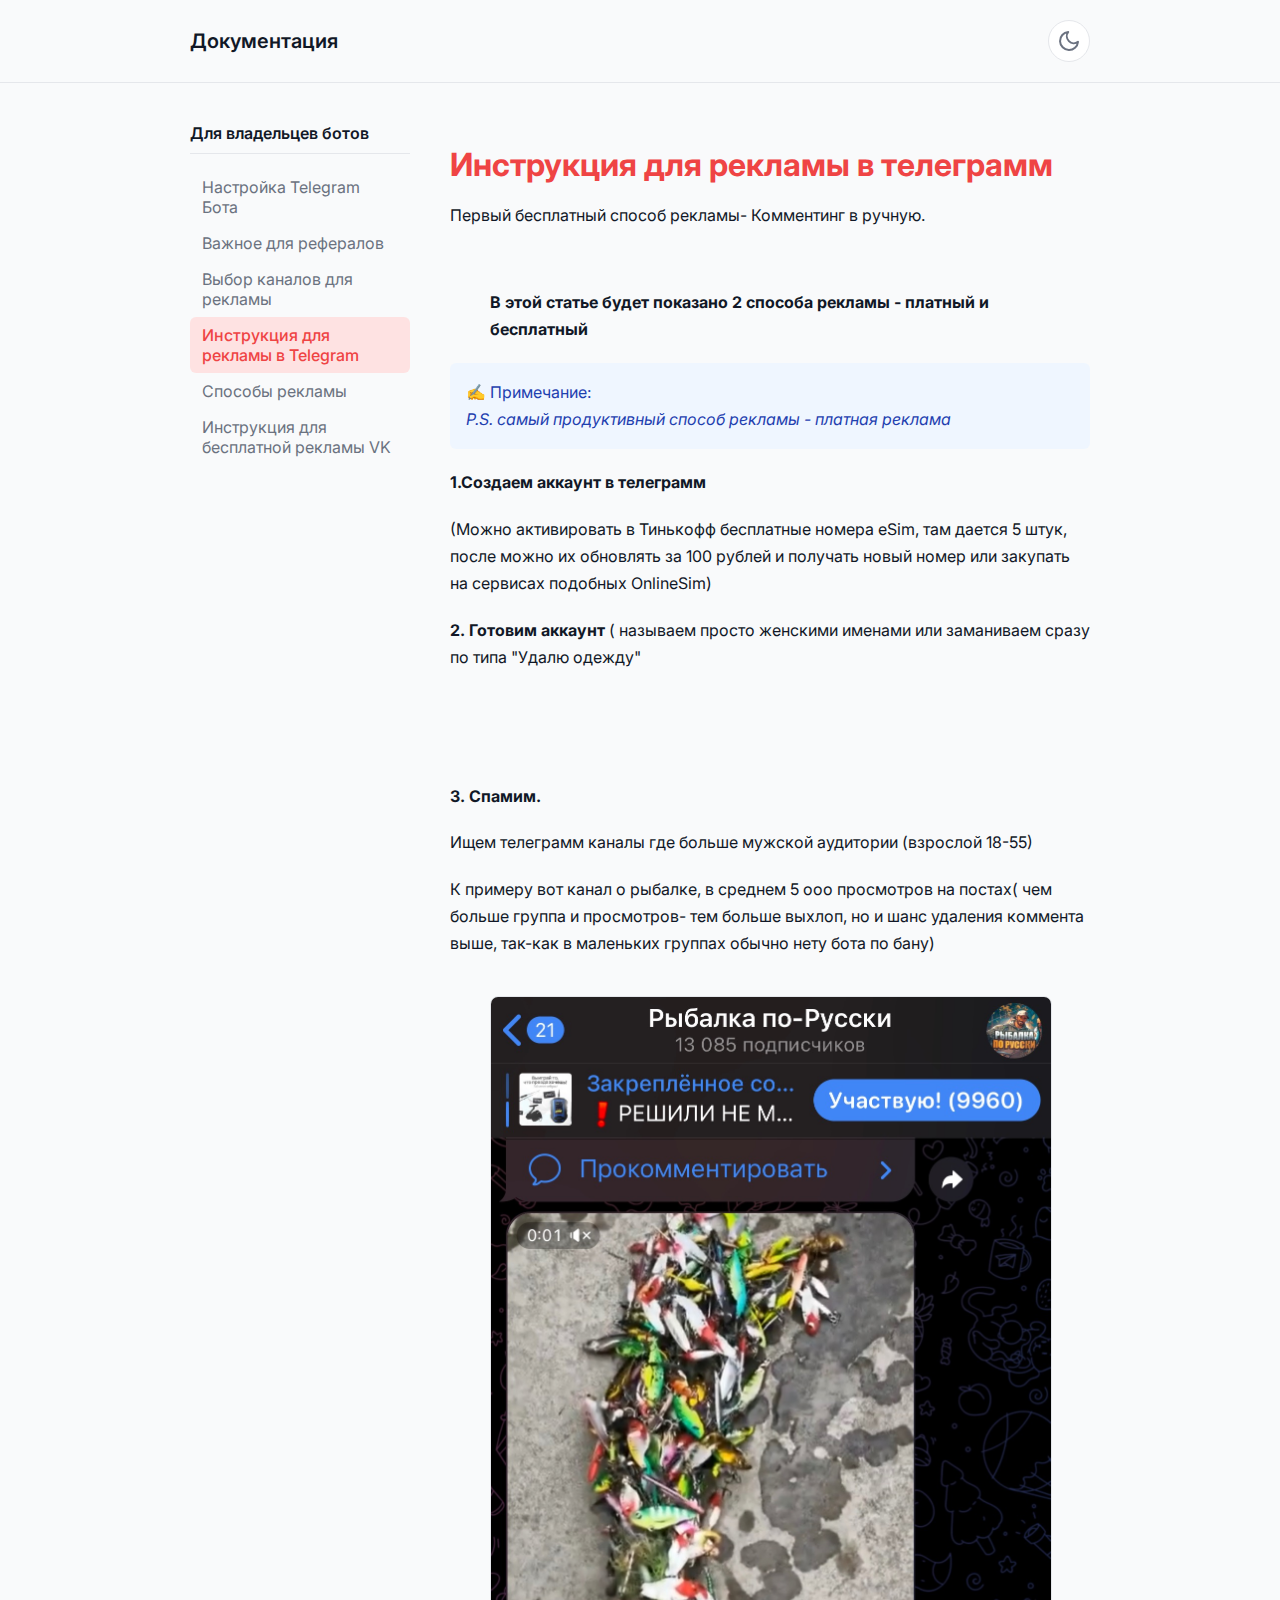
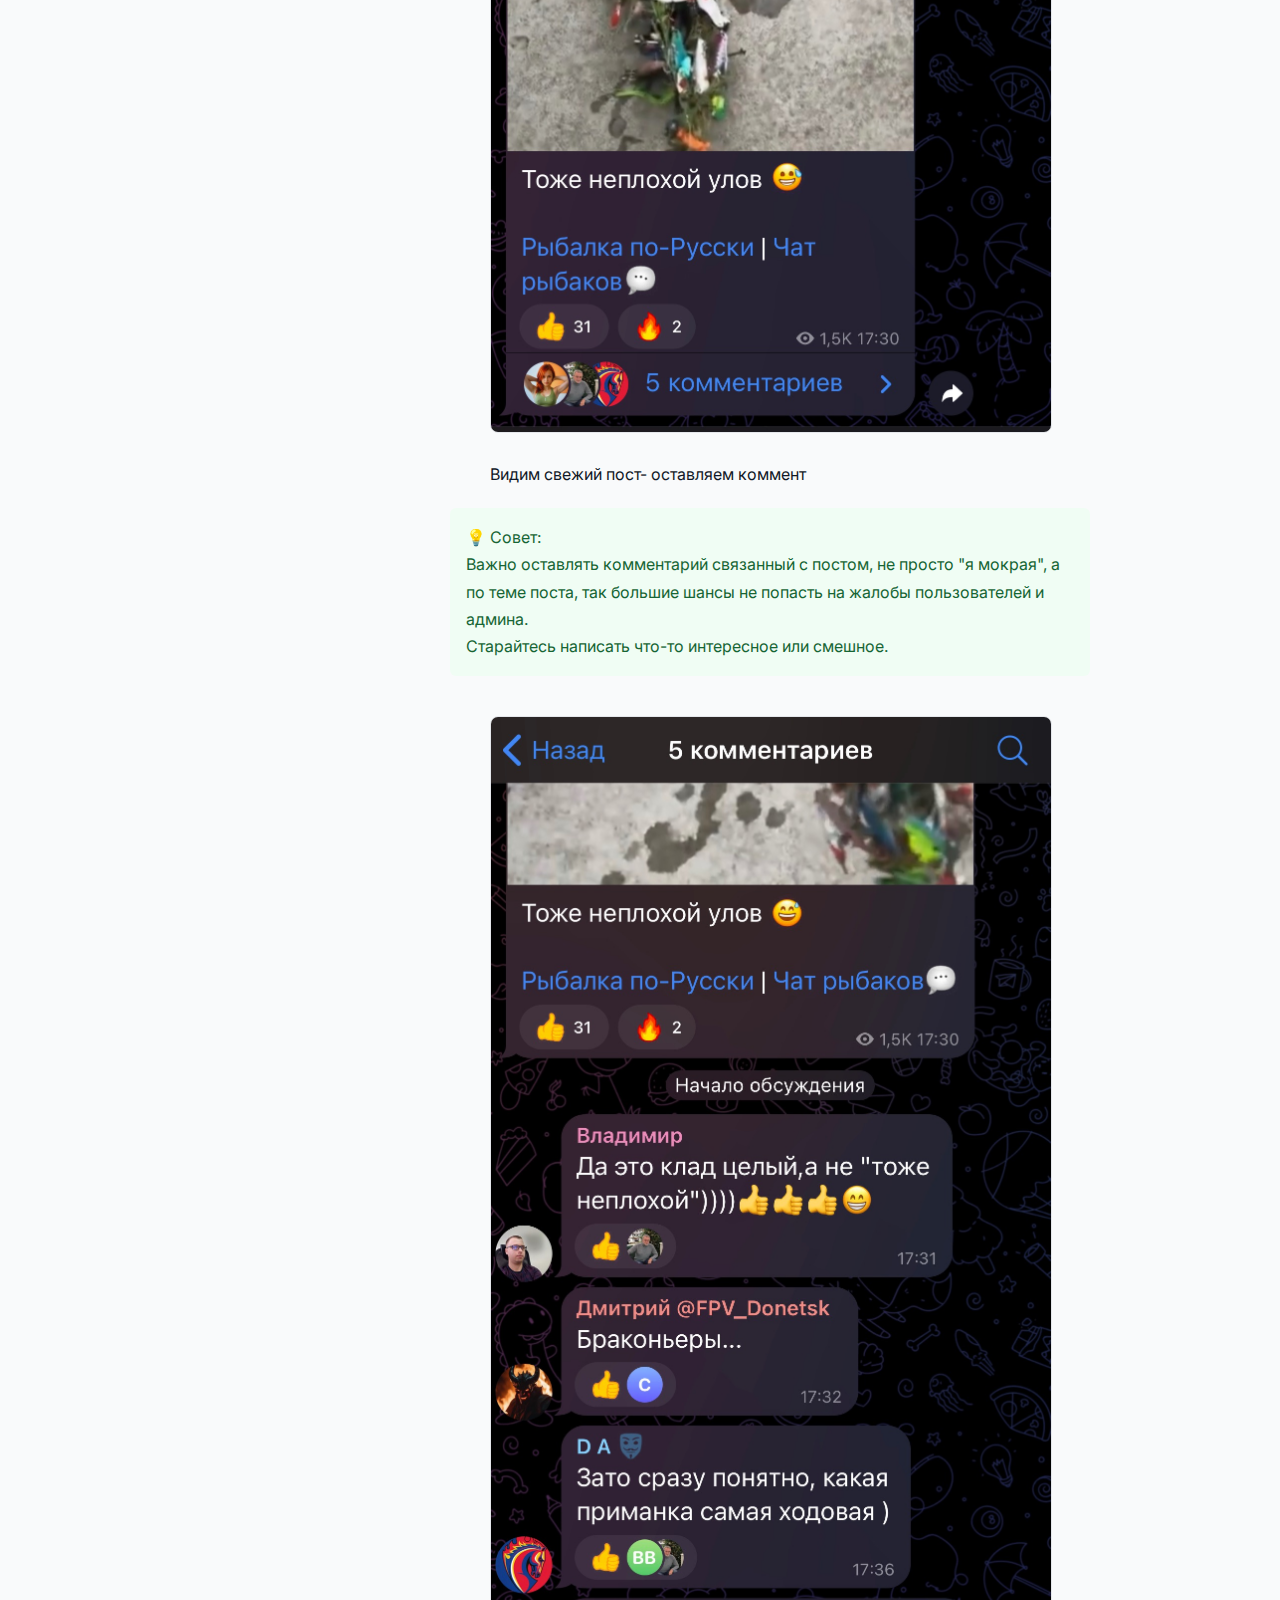
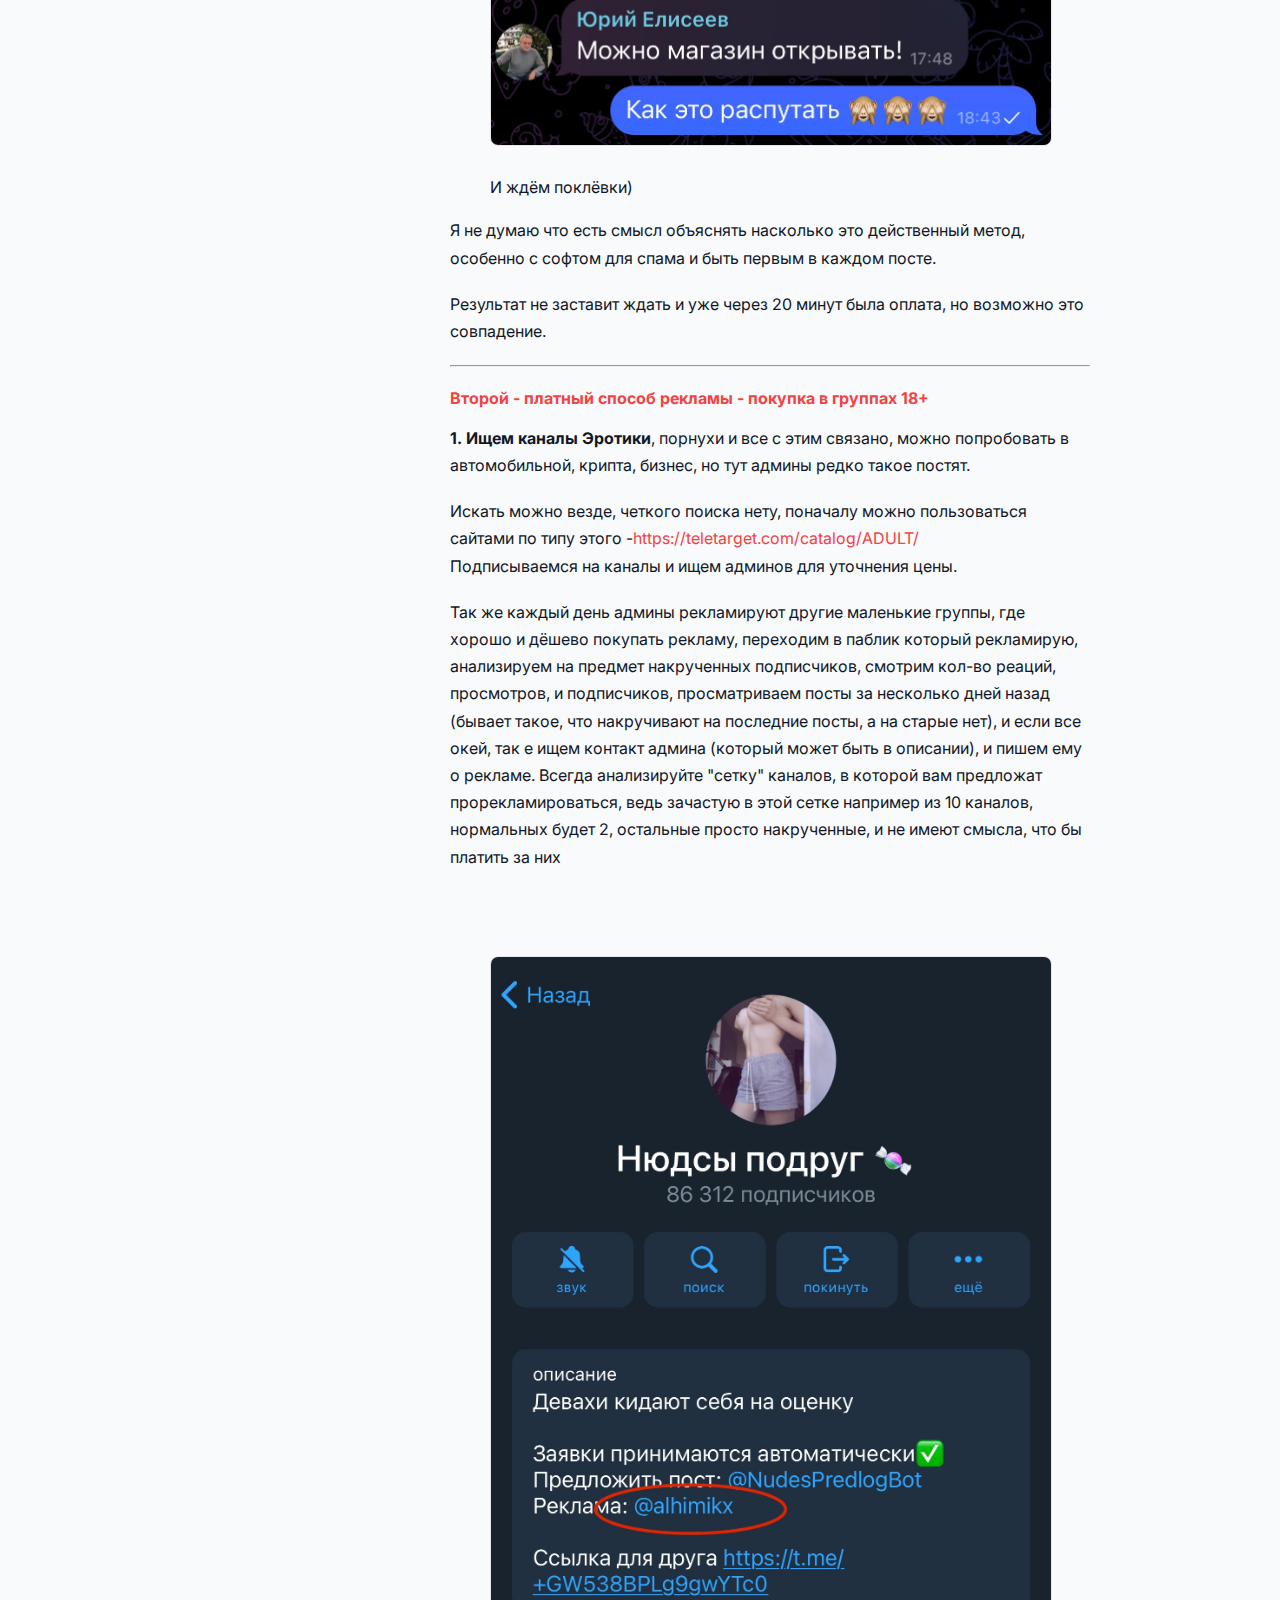
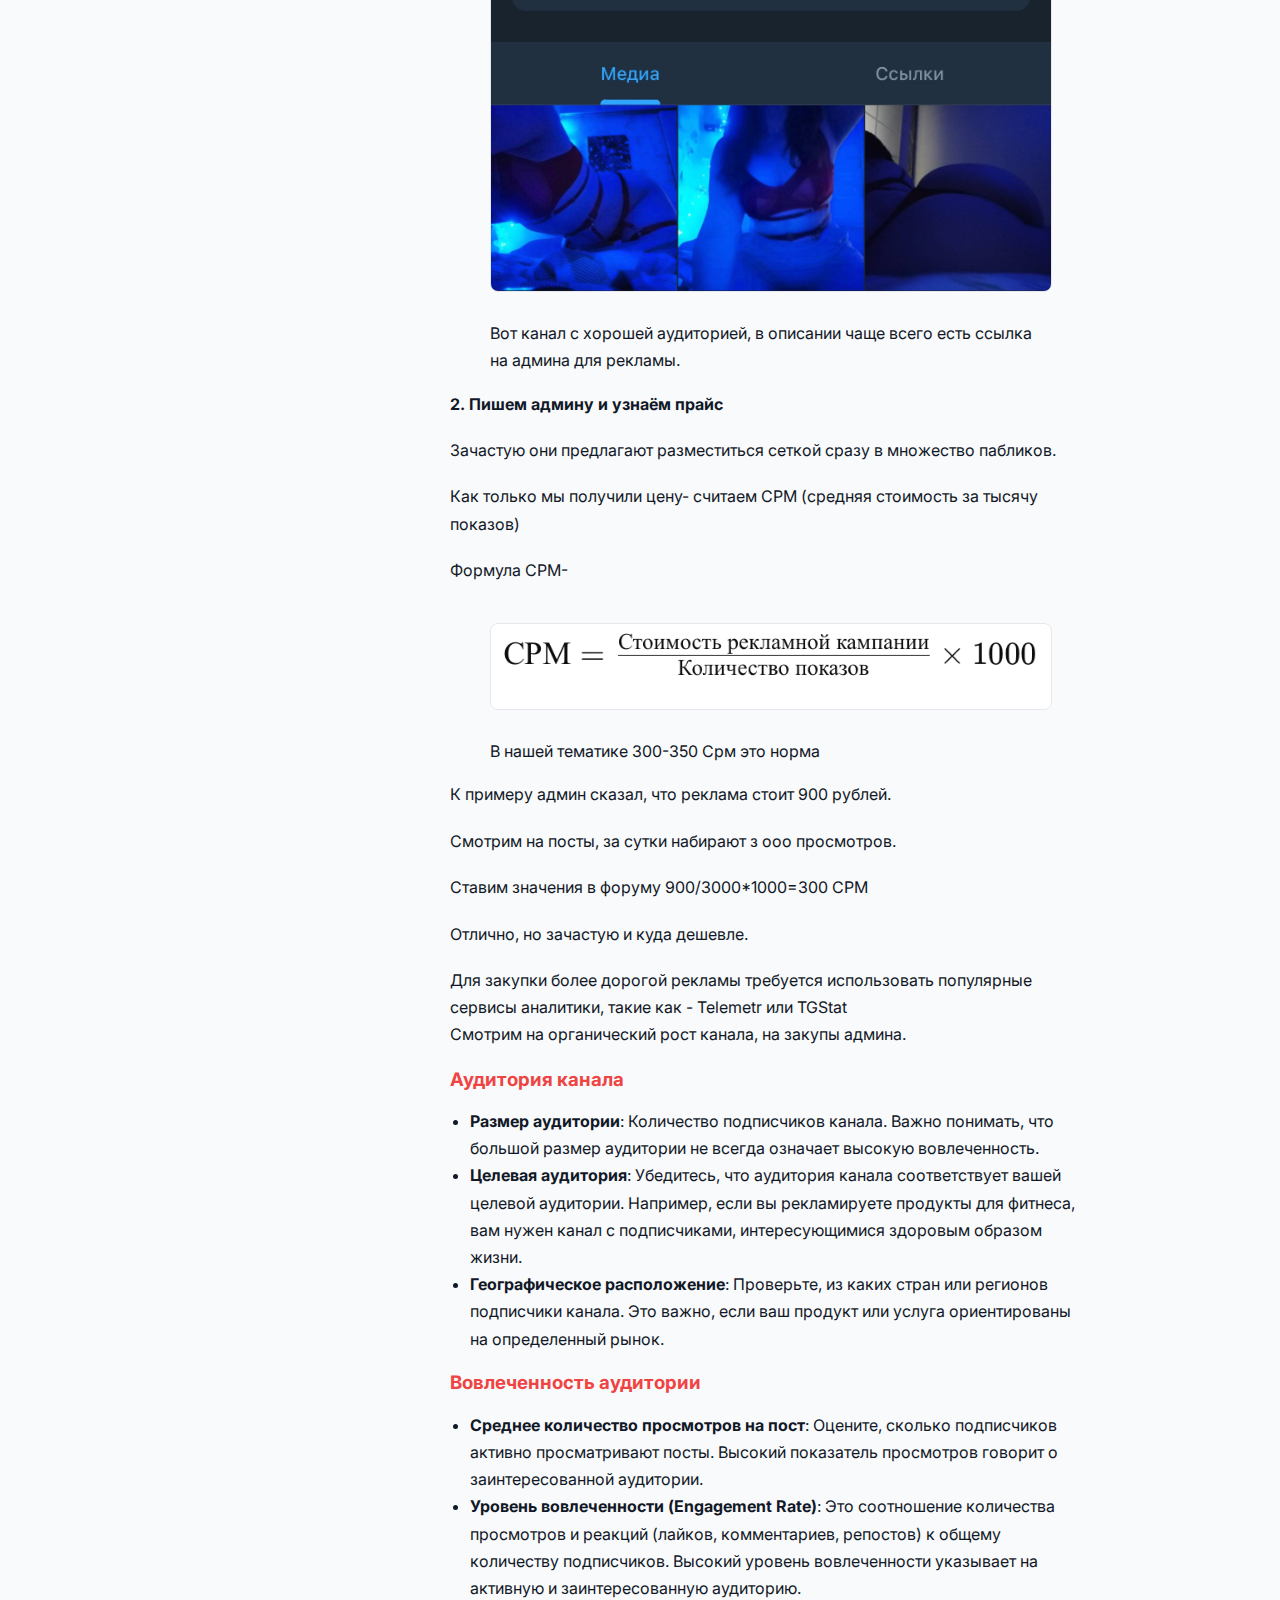
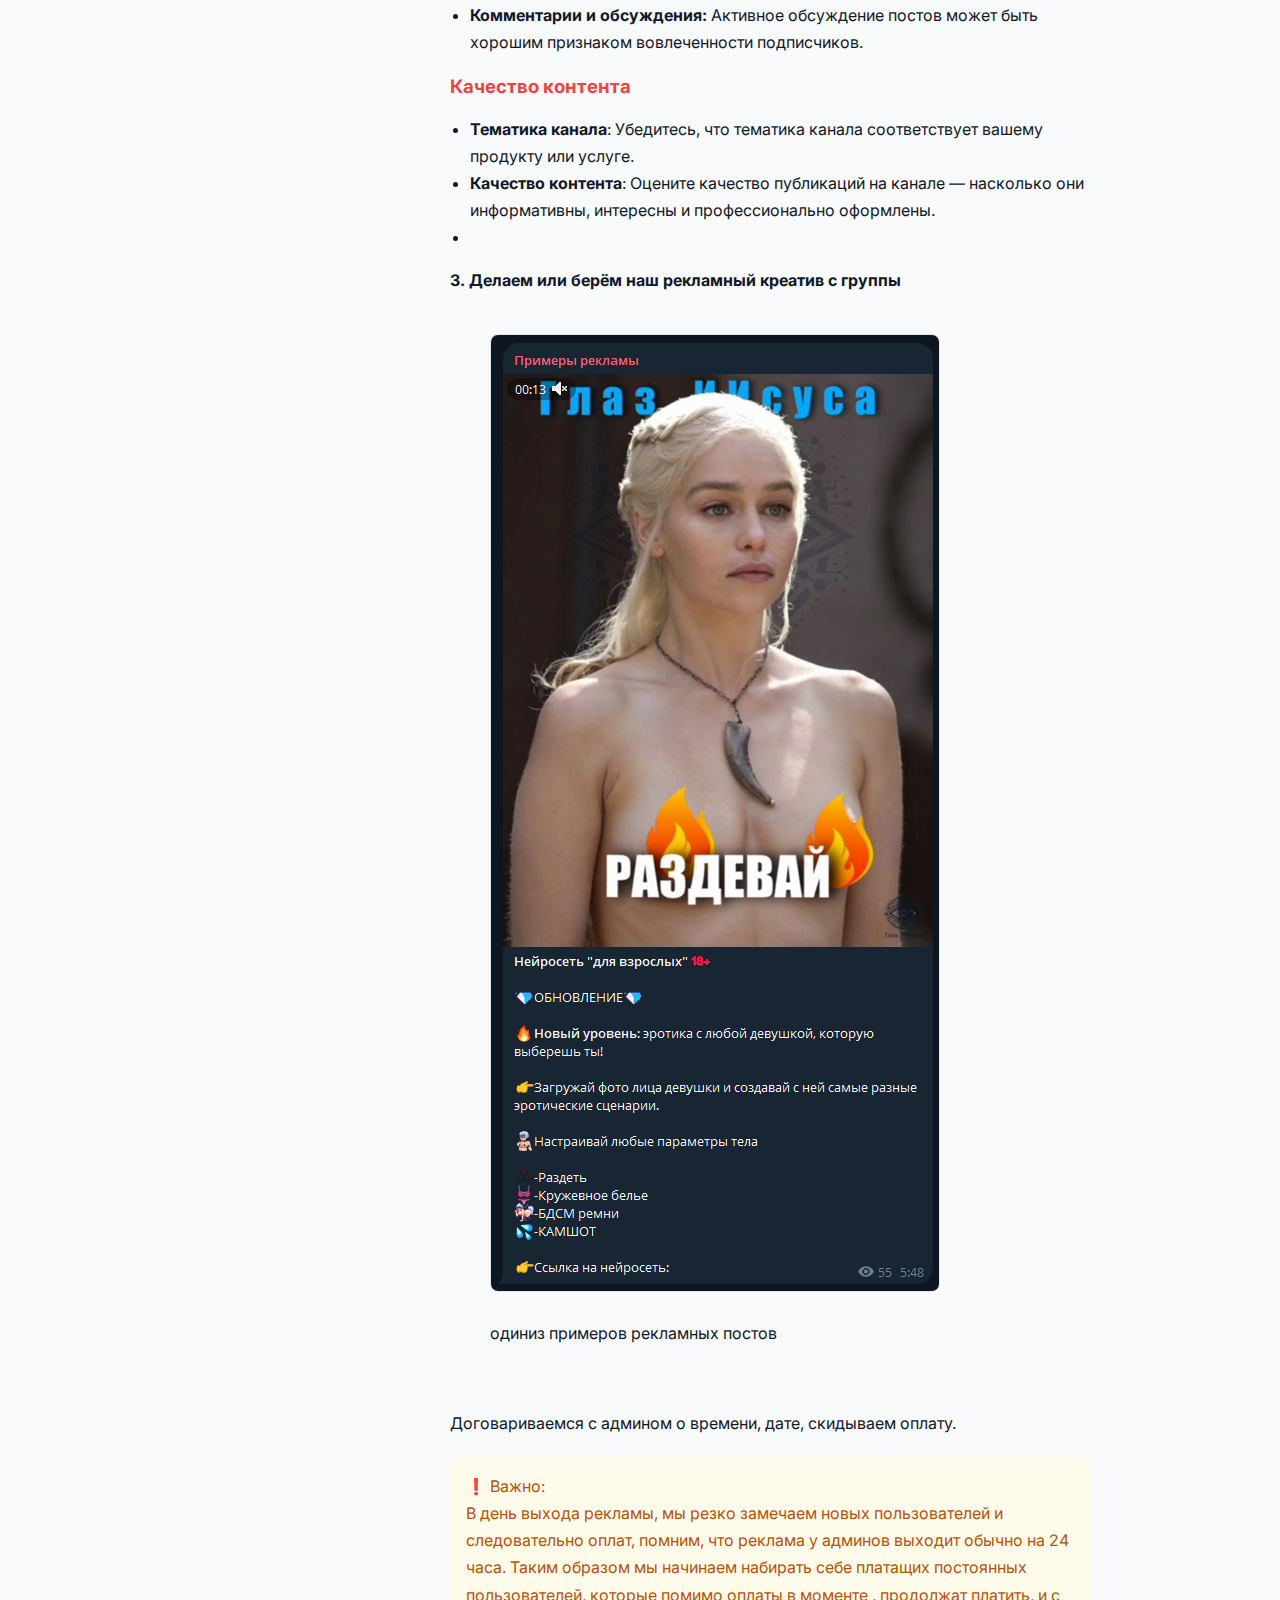
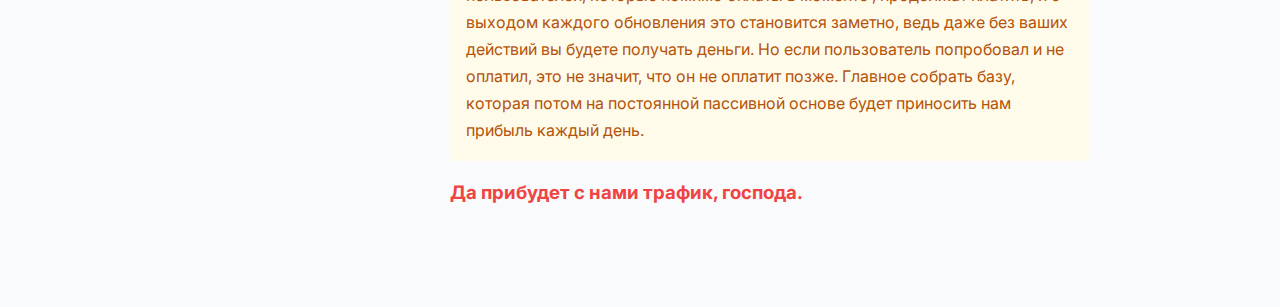
<file: articles/Instrukciya_dlya_reklamy_v_telegramm.html>
<!DOCTYPE html><html lang="ru"><head><meta charset="UTF-8"><meta name="viewport" content="width=device-width, initial-scale=1.0"><title>Инструкция для рекламы в Telegram</title><link rel="stylesheet" href="../style.css"><link rel="preconnect" href="https://fonts.googleapis.com"><link rel="preconnect" href="https://fonts.gstatic.com" crossorigin><link href="https://fonts.googleapis.com/css2?family=Inter:wght@400;500;600;700&display=swap" rel="stylesheet"></head><body class="light-theme"><header><div class="container"><a href="../index.html" class="logo">Документация</a><div class="theme-switcher" id="theme-switcher"><svg class="sun" xmlns="http://www.w3.org/2000/svg" width="24" height="24" viewBox="0 0 24 24" fill="none" stroke="currentColor" stroke-width="2" stroke-linecap="round" stroke-linejoin="round"><circle cx="12" cy="12" r="5"></circle><line x1="12" y1="1" x2="12" y2="3"></line><line x1="12" y1="21" x2="12" y2="23"></line><line x1="4.22" y1="4.22" x2="5.64" y2="5.64"></line><line x1="18.36" y1="18.36" x2="19.78" y2="19.78"></line><line x1="1" y1="12" x2="3" y2="12"></line><line x1="21" y1="12" x2="23" y2="12"></line><line x1="4.22" y1="19.78" x2="5.64" y2="18.36"></line><line x1="18.36" y1="5.64" x2="19.78" y2="4.22"></line></svg><svg class="moon" xmlns="http://www.w3.org/2000/svg" width="24" height="24" viewBox="0 0 24 24" fill="none" stroke="currentColor" stroke-width="2" stroke-linecap="round" stroke-linejoin="round"><path d="M21 12.79A9 9 0 1 1 11.21 3 7 7 0 0 0 21 12.79z"></path></svg></div></div></header><main><div class="container content-container"><aside class="sidebar"><h3>Для владельцев ботов</h3><ul><li><a href="Nastroyka_telegram_bota.html" >Настройка Telegram Бота</a></li><li><a href="Vazhnoe_dlya_referalov.html" >Важное для рефералов</a></li><li><a href="Vybor_kanalov_dlya_reklamy.html" >Выбор каналов для рекламы</a></li><li><a href="Instrukciya_dlya_reklamy_v_telegramm.html" class="active">Инструкция для рекламы в Telegram</a></li><li><a href="Sposoby_reklamy.html" >Способы рекламы</a></li><li><a href="instrukciya_dlya_besplatnoy_reklamy_VK.html" >Инструкция для бесплатной рекламы VK</a></li></ul></aside><article class="main-content"><div class="ql-editor" contenteditable="false"><h1 data-label="Title" data-placeholder="Title" dir="auto">Инструкция для рекламы в телеграмм</h1><p dir="auto">Первый бесплатный способ рекламы- Комментинг в ручную.</p><h3 dir="auto" id=""><br/></h3><blockquote dir="auto"><strong>В этой статье будет показано 2 способа рекламы - платный и бесплатный</strong></blockquote><div class="info-box note">✍️ Примечание: <p dir="auto"><em>P.S. самый продуктивный способ рекламы - платная реклама</em></p></div><p dir="auto"><strong>1.Создаем аккаунт в телеграмм</strong></p><p dir="auto">(Можно активировать в Тинькофф бесплатные номера eSim, там дается 5 штук, после можно их обновлять за 100 рублей и получать новый номер или закупать на сервисах подобных OnlineSim)</p><p dir="auto"><strong>2. Готовим аккаунт</strong> ( называем просто женскими именами или заманиваем сразу по типа "Удалю одежду"</p><p dir="auto"><br/></p><p dir="auto"><br/></p><p dir="auto"><strong>3. Спамим.</strong></p><p dir="auto">Ищем телеграмм каналы где больше мужской аудитории (взрослой 18-55)</p><p dir="auto">К примеру вот канал о рыбалке, в среднем 5 ооо просмотров на постах( чем больше группа и просмотров- тем больше выхлоп, но и шанс удаления коммента выше, так-как в маленьких группах обычно нету бота по бану)</p><figure contenteditable="false"><div class="figure_wrapper"><img alt="Image placeholder 1" src="../images/20.jpg"/></div><span class="cursor_wrapper" contenteditable="true"></span><figcaption class="editable_text" data-placeholder="Caption (optional)" dir="auto">Видим свежий пост- оставляем коммент</figcaption></figure><div class="info-box tip">💡 Совет: <p dir="auto">Важно оставлять комментарий связанный с постом, не просто "я мокрая", а по теме поста, так большие шансы не попасть на жалобы пользователей и админа.<br class="inline"/>Старайтесь написать что-то интересное или смешное.</p></div><figure contenteditable="false"><div class="figure_wrapper"><img alt="Image placeholder 2" src="../images/21.jpg"/></div><span class="cursor_wrapper" contenteditable="true"></span><figcaption class="editable_text" data-placeholder="Caption (optional)" dir="auto">И ждём поклёвки)</figcaption></figure><p dir="auto">Я не думаю что есть смысл объяснять насколько это действенный метод, особенно с софтом для спама и быть первым в каждом посте.</p><p dir="auto">Результат не заставит ждать и уже через 20 минут была оплата, но возможно это совпадение.</p><hr/><h4 dir="auto" id="Второй---платный-способ-рекламы---покупка-в-группах-18+">Второй - платный способ рекламы - покупка в группах 18+</h4><p dir="auto"><strong>1. Ищем каналы Эротики</strong>, порнухи и все с этим связано, можно попробовать в автомобильной, крипта, бизнес, но тут админы редко такое постят.</p><p dir="auto">Искать можно везде, четкого поиска нету, поначалу можно пользоваться сайтами по типу этого -<a href="https://teletarget.com/catalog/ADULT/" target="_blank">https://teletarget.com/catalog/ADULT/</a><br class="inline"/>Подписываемся на каналы и ищем админов для уточнения цены.</p><p dir="auto">Так же каждый день админы рекламируют другие маленькие группы, где хорошо и дёшево покупать рекламу, переходим в паблик который рекламирую, анализируем на предмет накрученных подписчиков, смотрим кол-во реаций, просмотров, и подписчиков, просматриваем посты за несколько дней назад (бывает такое, что накручивают на последние посты, а на старые нет), и если все окей, так е ищем контакт админа (который может быть в описании), и пишем ему о рекламе. Всегда анализируйте "сетку" каналов, в которой вам предложат прорекламироваться, ведь зачастую в этой сетке например из 10 каналов, нормальных будет 2, остальные просто накрученные, и не имеют смысла, что бы платить за них</p><p dir="auto"><br/></p><figure contenteditable="false"><div class="figure_wrapper"><img alt="Image placeholder 3" src="../images/22.jpg"/></div><span class="cursor_wrapper" contenteditable="true"></span><figcaption class="editable_text" data-placeholder="Caption (optional)" dir="auto">Вот канал с хорошей аудиторией, в описании чаще всего есть ссылка на админа для рекламы.</figcaption></figure><p dir="auto"><strong>2. Пишем админу и узнаём прайс</strong></p><p dir="auto">Зачастую они предлагают разместиться сеткой сразу в множество пабликов.</p><p dir="auto">Как только мы получили цену- считаем СРМ (средняя стоимость за тысячу показов)</p><p dir="auto">Формула СРМ-</p><figure contenteditable="false"><div class="figure_wrapper"><img alt="Image placeholder 4" src="../images/23.jpg"/></div><span class="cursor_wrapper" contenteditable="true"></span><figcaption class="editable_text" data-placeholder="Caption (optional)" dir="auto">В нашей тематике 300-350 Срм это норма</figcaption></figure><p dir="auto">К примеру админ сказал, что реклама стоит 900 рублей.</p><p dir="auto">Смотрим на посты, за сутки набирают з ооо просмотров.</p><p dir="auto">Ставим значения в форуму 900/3000*1000=300 СРМ</p><p dir="auto">Отлично, но зачастую и куда дешевле.</p><p dir="auto">Для закупки более дорогой рекламы требуется использовать популярные сервисы аналитики, такие как - Telemetr или TGStat <br class="inline"/>Смотрим на органический рост канала, на закупы админа.</p><h3 dir="auto" id="Аудитория-канала">Аудитория канала</h3><ul dir="auto"><li><strong>Размер аудитории</strong>: Количество подписчиков канала. Важно понимать, что большой размер аудитории не всегда означает высокую вовлеченность.</li><li><strong>Целевая аудитория</strong>: Убедитесь, что аудитория канала соответствует вашей целевой аудитории. Например, если вы рекламируете продукты для фитнеса, вам нужен канал с подписчиками, интересующимися здоровым образом жизни.</li><li><strong>Географическое расположение</strong>: Проверьте, из каких стран или регионов подписчики канала. Это важно, если ваш продукт или услуга ориентированы на определенный рынок.</li></ul><h3 dir="auto" id="Вовлеченность-аудитории">Вовлеченность аудитории</h3><ul dir="auto"><li><strong>Среднее количество просмотров на пост</strong>: Оцените, сколько подписчиков активно просматривают посты. Высокий показатель просмотров говорит о заинтересованной аудитории.</li><li><strong>Уровень вовлеченности (Engagement Rate)</strong>: Это соотношение количества просмотров и реакций (лайков, комментариев, репостов) к общему количеству подписчиков. Высокий уровень вовлеченности указывает на активную и заинтересованную аудиторию.</li><li><strong>Комментарии и обсуждения:</strong> Активное обсуждение постов может быть хорошим признаком вовлеченности подписчиков.</li></ul><h3 dir="auto" id="Качество-контента">Качество контента</h3><ul dir="auto"><li><strong>Тематика канала</strong>: Убедитесь, что тематика канала соответствует вашему продукту или услуге.</li><li><strong>Качество контента</strong>: Оцените качество публикаций на канале — насколько они информативны, интересны и профессионально оформлены.</li><li><br/></li></ul><p dir="auto"><strong>3. Делаем или берём наш рекламный креатив с группы</strong></p><figure contenteditable="false"><div class="figure_wrapper"><img alt="Image placeholder 5" src="../images/24.jpg"/></div><span class="cursor_wrapper" contenteditable="true"></span><figcaption class="editable_text" data-placeholder="Caption (optional)" dir="auto">одиниз примеров рекламных постов</figcaption></figure><p dir="auto"><br/></p><p dir="auto">Договариваемся с админом о времени, дате, скидываем оплату.</p><div class="info-box warning">❗ Важно: <p dir="auto">В день выхода рекламы, мы резко замечаем новых пользователей и следовательно оплат, помним, что реклама у админов выходит обычно на 24 часа. Таким образом мы начинаем набирать себе платащих постоянных пользователей, которые помимо оплаты в моменте , продолжат платить, и с выходом каждого обновления это становится заметно, ведь даже без ваших действий вы будете получать деньги. Но если пользователь попробовал и не оплатил, это не значит, что он не оплатит позже. Главное собрать базу, которая потом на постоянной пассивной основе будет приносить нам прибыль каждый день.</p></div><h3 dir="auto" id="Да-прибудет-с-нами-трафик,-господа.">Да прибудет с нами трафик, господа.</h3><p dir="auto"><br/></p></div></article></div></main><script src="../script.js"></script></body></html>
</file>
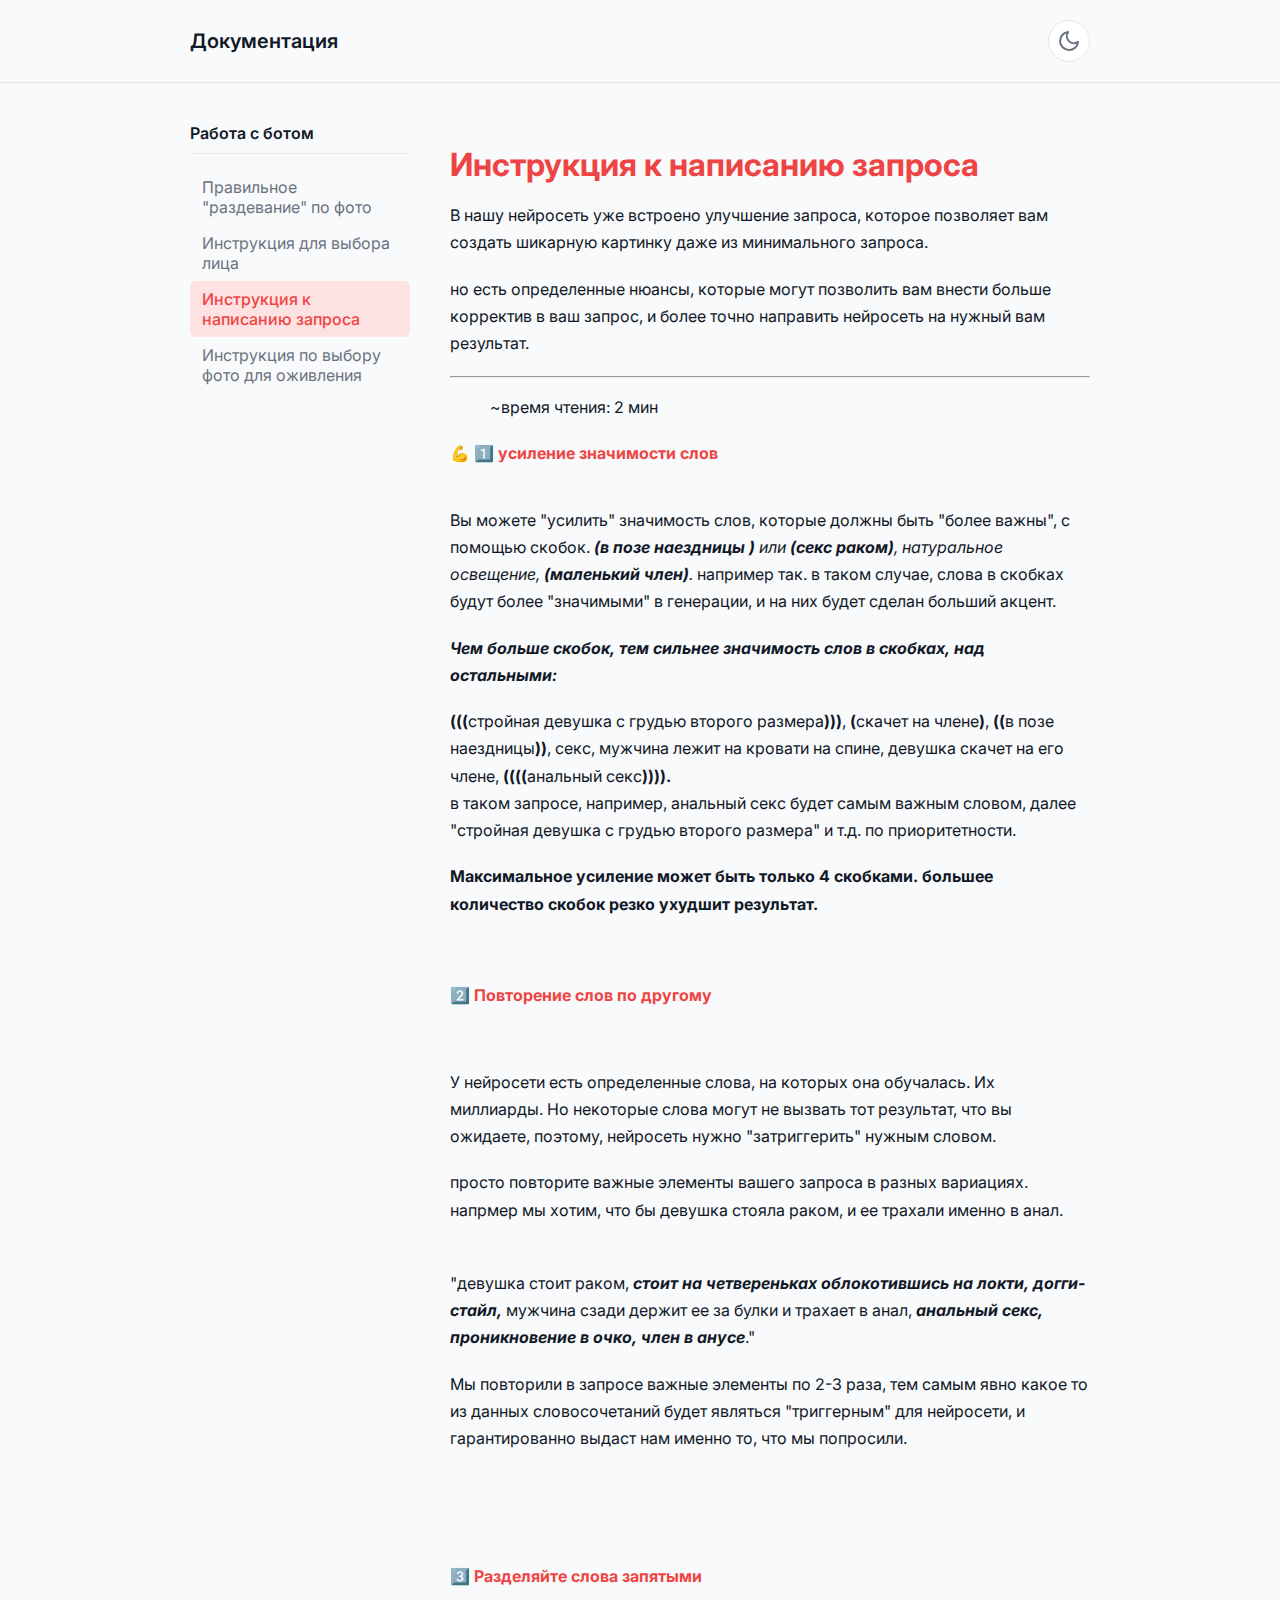
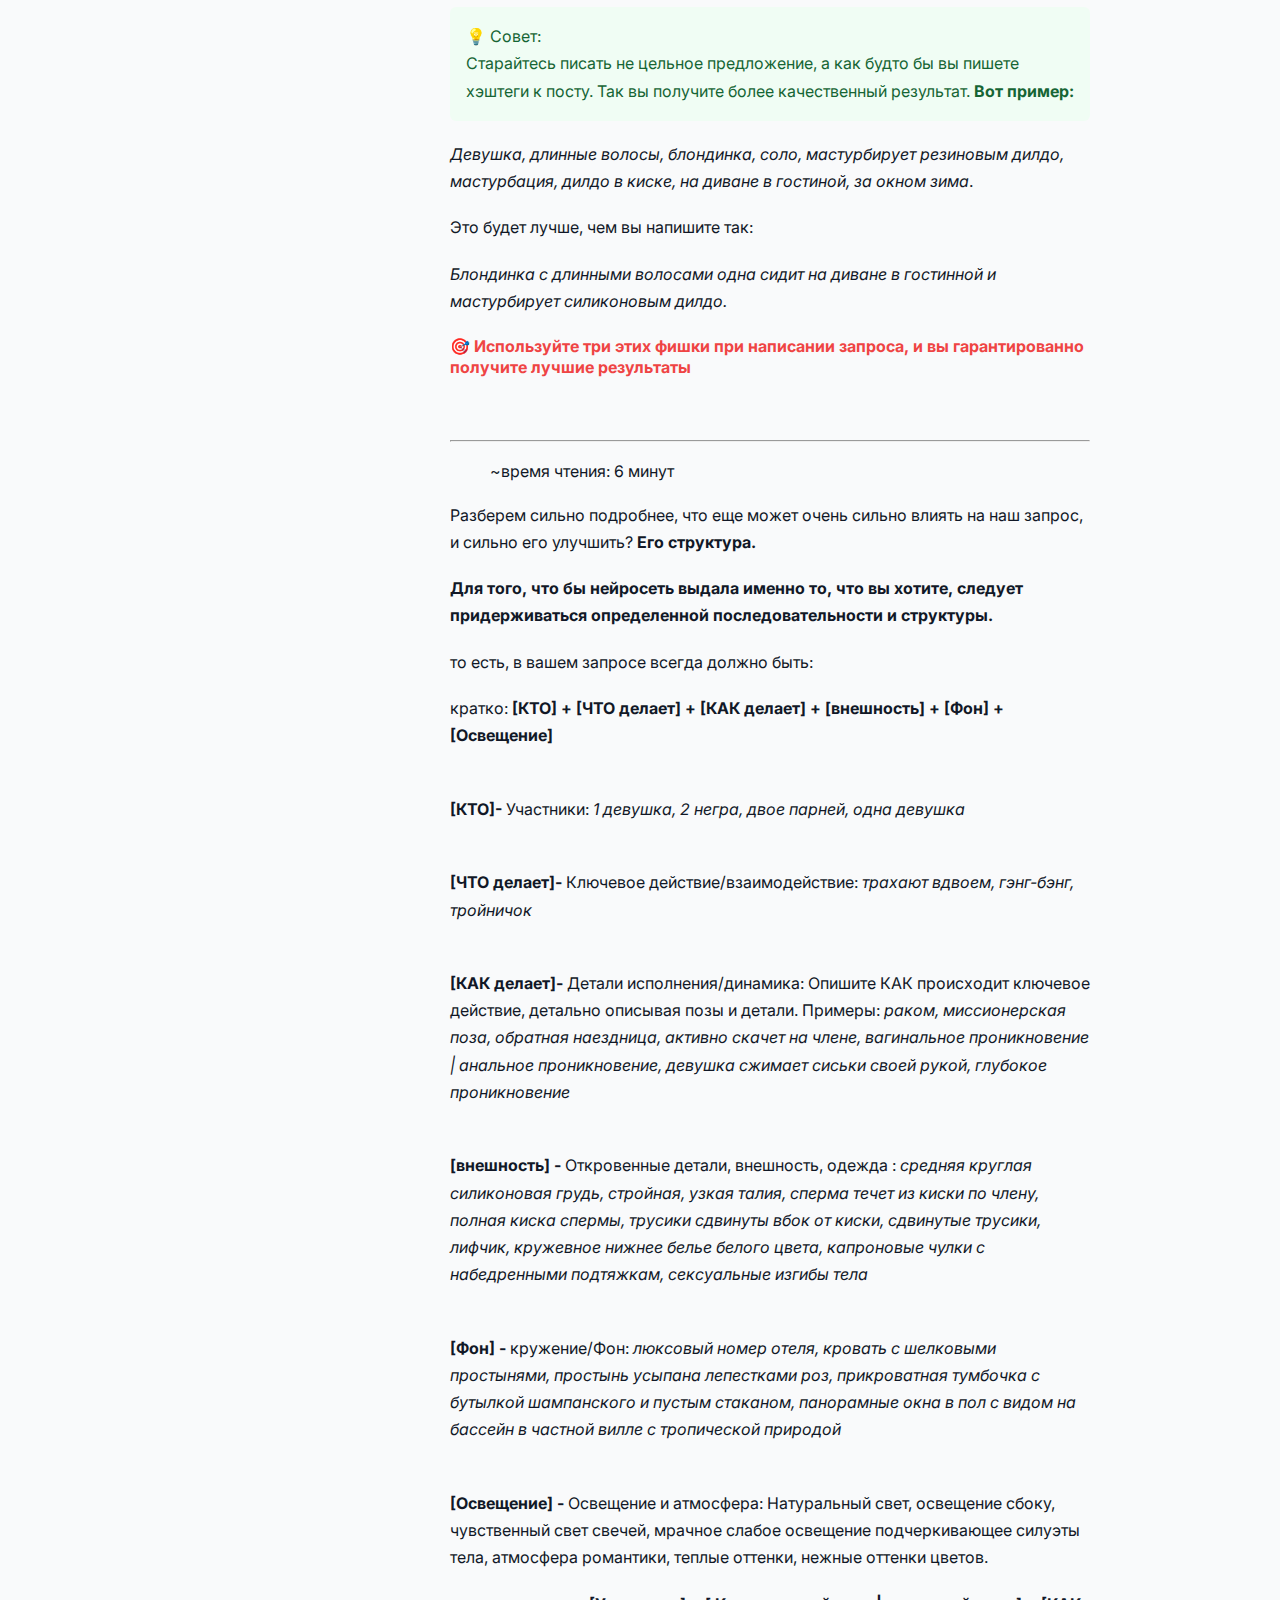
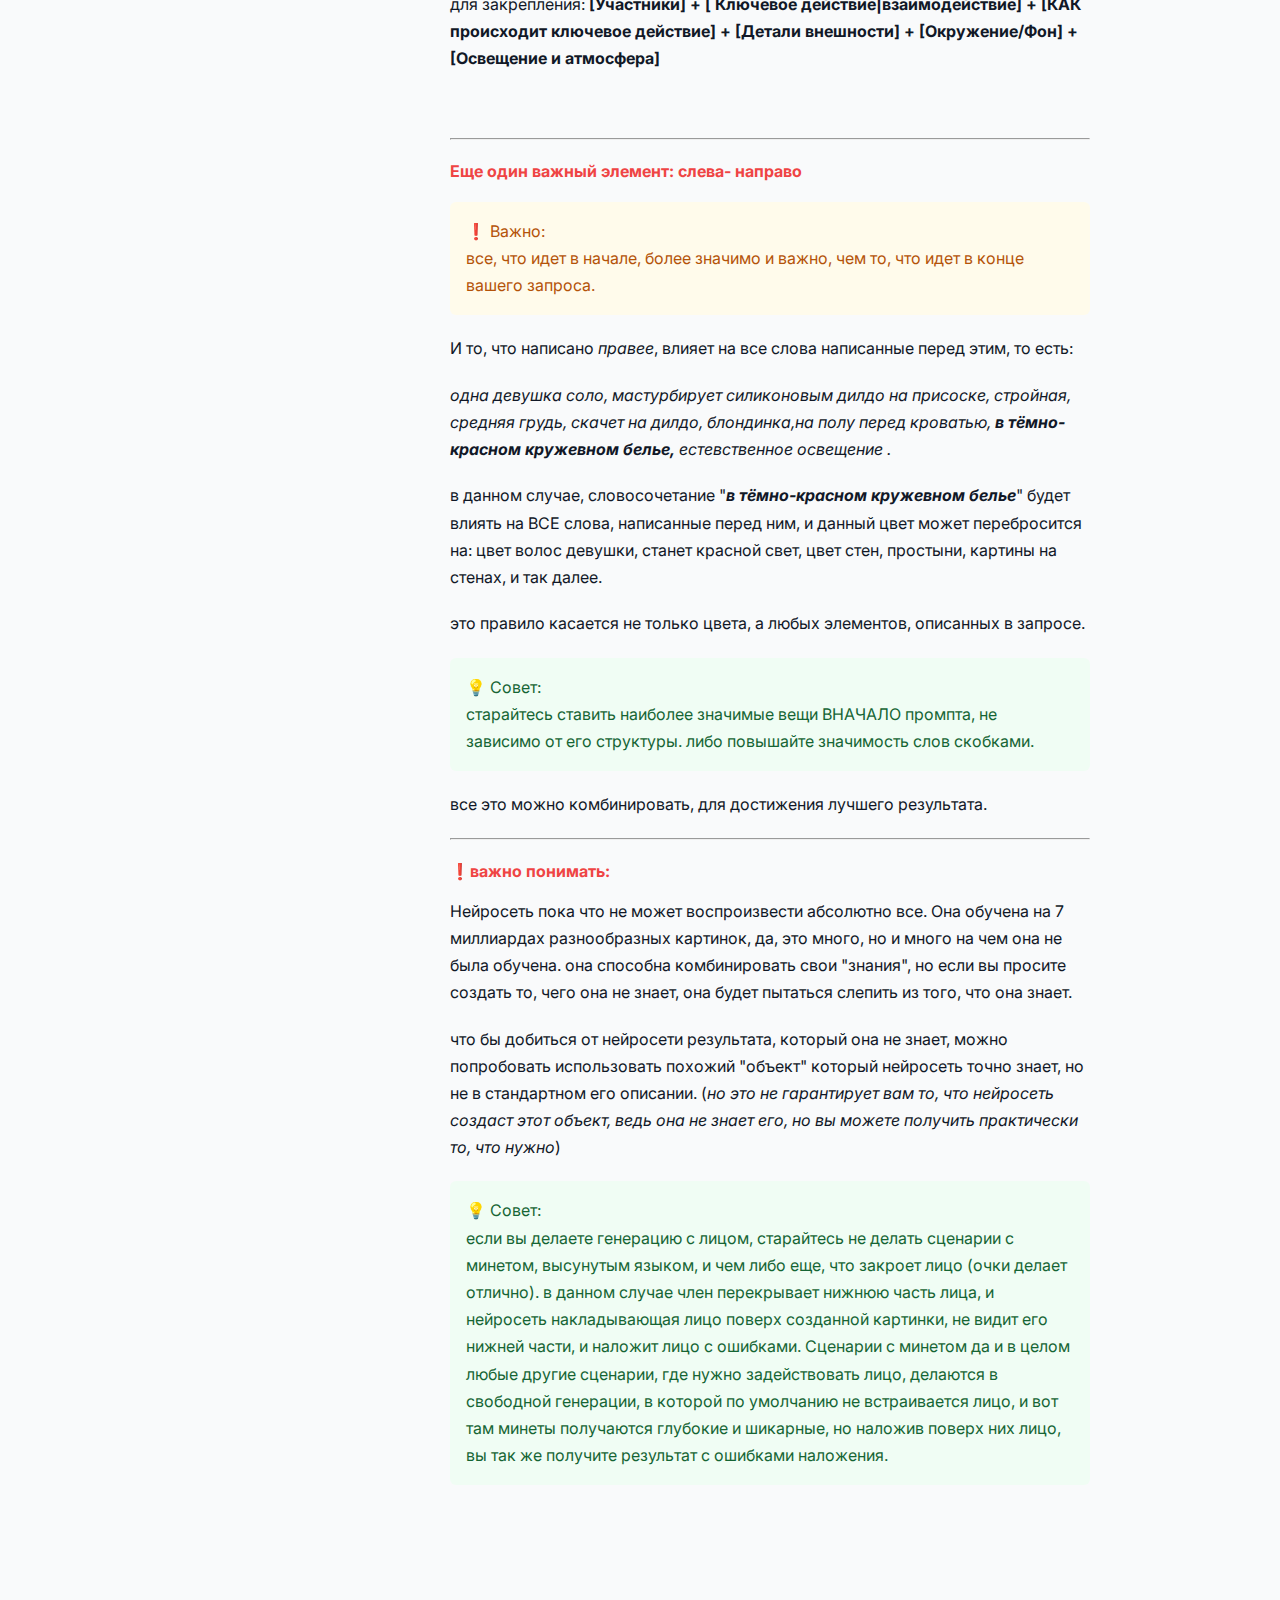
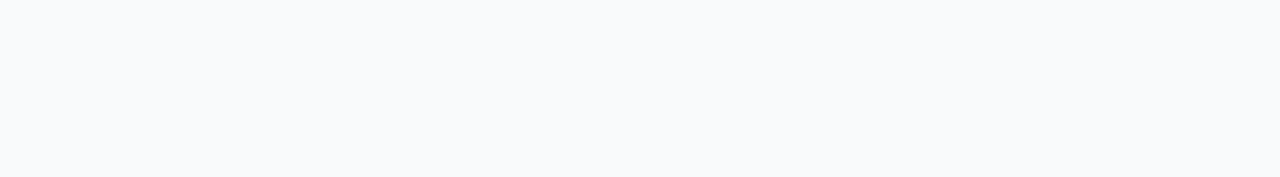
<file: articles/napisanie_zaprosa.html>
<!DOCTYPE html><html lang="ru"><head><meta charset="UTF-8"><meta name="viewport" content="width=device-width, initial-scale=1.0"><title>Инструкция к написанию запроса</title><link rel="stylesheet" href="../style.css"><link rel="preconnect" href="https://fonts.googleapis.com"><link rel="preconnect" href="https://fonts.gstatic.com" crossorigin><link href="https://fonts.googleapis.com/css2?family=Inter:wght@400;500;600;700&display=swap" rel="stylesheet"></head><body class="light-theme"><header><div class="container"><a href="../index.html" class="logo">Документация</a><div class="theme-switcher" id="theme-switcher"><svg class="sun" xmlns="http://www.w3.org/2000/svg" width="24" height="24" viewBox="0 0 24 24" fill="none" stroke="currentColor" stroke-width="2" stroke-linecap="round" stroke-linejoin="round"><circle cx="12" cy="12" r="5"></circle><line x1="12" y1="1" x2="12" y2="3"></line><line x1="12" y1="21" x2="12" y2="23"></line><line x1="4.22" y1="4.22" x2="5.64" y2="5.64"></line><line x1="18.36" y1="18.36" x2="19.78" y2="19.78"></line><line x1="1" y1="12" x2="3" y2="12"></line><line x1="21" y1="12" x2="23" y2="12"></line><line x1="4.22" y1="19.78" x2="5.64" y2="18.36"></line><line x1="18.36" y1="5.64" x2="19.78" y2="4.22"></line></svg><svg class="moon" xmlns="http://www.w3.org/2000/svg" width="24" height="24" viewBox="0 0 24 24" fill="none" stroke="currentColor" stroke-width="2" stroke-linecap="round" stroke-linejoin="round"><path d="M21 12.79A9 9 0 1 1 11.21 3 7 7 0 0 0 21 12.79z"></path></svg></div></div></header><main><div class="container content-container"><aside class="sidebar"><h3>Работа с ботом</h3><ul><li><a href="pravilnoe_razdevanie.html" >Правильное "раздевание" по фото</a></li><li><a href="vybor_lica.html" >Инструкция для выбора лица</a></li><li><a href="napisanie_zaprosa.html" class="active">Инструкция к написанию запроса</a></li><li><a href="vybor_foto_ozhivlenie.html" >Инструкция по выбору фото для оживления</a></li></ul></aside><article class="main-content"><div class="ql-editor" contenteditable="false"><h1 data-label="Title" data-placeholder="Title" dir="auto">Инструкция к написанию запроса</h1><p dir="auto">В нашу нейросеть уже встроено улучшение запроса, которое позволяет вам создать шикарную картинку даже из минимального запроса. </p><p dir="auto">но есть определенные нюансы, которые могут позволить вам внести больше корректив в ваш запрос, и более точно направить нейросеть на нужный вам результат. </p><hr/><blockquote dir="auto">~время чтения: 2 мин</blockquote><h4 dir="auto" id="1️⃣-усиление-значимости-слов">💪 1️⃣ усиление значимости слов</h4><p dir="auto"><br class="inline"/>Вы можете "усилить" значимость слов, которые должны быть "более важны", с помощью скобок. <em> </em><strong><em>(в позе наездницы ) </em></strong><em>или  </em><strong><em>(секс раком)</em></strong><em>, натуральное освещение, </em><strong><em>(маленький член)</em></strong><em>.</em><strong><em> </em></strong>например так. в таком случае, слова в скобках будут более "значимыми" в генерации, и на них будет сделан больший акцент.</p><p dir="auto"><strong><em>Чем больше скобок, тем сильнее значимость слов в скобках, над остальными:</em></strong></p><p dir="auto"><strong>(((</strong>стройная девушка с грудью второго размера<strong>)))</strong>, <strong>(</strong>скачет на члене<strong>)</strong>, <strong>((</strong>в позе наездницы<strong>))</strong>, секс, мужчина лежит на кровати на спине, девушка скачет на его члене, <strong>((((</strong>анальный секс<strong>)))). </strong><br class="inline"/>в таком запросе, например, анальный секс будет самым важным словом, далее "стройная девушка с грудью второго размера"  и т.д. по приоритетности.</p><p dir="auto"><strong>Максимальное усиление может быть только 4 скобками. большее количество скобок резко ухудшит результат.</strong></p><p dir="auto"><br/></p><h4 dir="auto" id="2️⃣-Повторение-слов-по-другому">2️⃣ Повторение слов по другому</h4><p dir="auto"><br/></p><p dir="auto">У нейросети есть определенные слова, на которых она обучалась. Их миллиарды. Но некоторые слова могут не вызвать тот результат, что вы ожидаете, поэтому, нейросеть нужно "затриггерить" нужным словом. </p><p dir="auto">просто повторите важные элементы вашего запроса в разных вариациях. напрмер  мы хотим, что бы девушка стояла раком, и ее трахали именно в анал. </p><p dir="auto"><br class="inline"/>"девушка стоит раком, <strong><em>стоит на четвереньках облокотившись на локти, догги-стайл,</em></strong> мужчина сзади держит ее за булки и трахает в анал, <strong><em>анальный секс, проникновение в очко, член в анусе</em></strong>."</p><p dir="auto">Мы повторили в запросе важные элементы по 2-3 раза, тем самым явно какое то из данных словосочетаний будет являться "триггерным" для нейросети, и гарантированно выдаст нам именно то, что мы  попросили. </p><p dir="auto"><br/></p><p dir="auto"><br/></p><h4 dir="auto" id="3️⃣-Разделяйте-слова-запятыми">3️⃣ Разделяйте слова запятыми</h4><div class="info-box tip">💡 Совет: <p dir="auto">Старайтесь писать не цельное предложение, а как будто бы вы пишете хэштеги к посту. Так вы получите более качественный результат.<strong> Вот пример:</strong></p></div><p dir="auto"><em>Девушка, длинные волосы, блондинка, соло, мастурбирует резиновым дилдо, мастурбация, дилдо в киске, на диване в гостиной, за окном зима</em>. </p><p dir="auto">Это будет лучше, чем вы напишите так:</p><p dir="auto"><em>Блондинка с длинными волосами одна сидит на диване в гостинной и мастурбирует силиконовым дилдо.</em> </p><h4 dir="auto" id="Используйте-три-этих-фишки-при-написании-запроса,-и-вы-гарантированно-получите-лучшие-результаты">🎯  Используйте три этих фишки при написании запроса, и вы гарантированно получите лучшие результаты</h4><p dir="auto"><br/></p><hr/><blockquote dir="auto">~время чтения: 6 минут</blockquote><p dir="auto">Разберем сильно подробнее, что еще может очень сильно влиять на наш запрос, и сильно его улучшить? <strong>Его структура.</strong></p><p dir="auto"><strong>Для того, что бы нейросеть выдала именно то, что вы хотите, следует придерживаться определенной последовательности и структуры.</strong></p><p dir="auto">то есть, в вашем запросе всегда должно быть:</p><p dir="auto">кратко: <strong>[КТО] + [ЧТО делает] + [КАК делает] + [внешность] + [Фон] + [Освещение]</strong><br class="inline"/><br class="inline"/></p><p dir="auto"><strong>[КТО]-  </strong>Участники:<em> 1 девушка, 2 негра, двое парней, одна девушка</em></p><p dir="auto"><strong><br class="inline"/>[ЧТО делает]- </strong>Ключевое действие/взаимодействие: <em>трахают вдвоем, гэнг-бэнг, тройничок</em></p><p dir="auto"><strong><br class="inline"/>[КАК делает]- </strong>Детали исполнения/динамика: Опишите КАК происходит ключевое действие, детально описывая позы и детали. Примеры: <em>раком, миссионерская поза, обратная наездница, активно скачет на члене, вагинальное проникновение | анальное проникновение, девушка сжимает сиськи своей рукой,  глубокое проникновение</em></p><p dir="auto"><strong><br class="inline"/>[внешность] - </strong>Откровенные детали, внешность, одежда : <em>средняя круглая силиконовая грудь, стройная, узкая талия, сперма течет из киски по члену, полная киска спермы, трусики сдвинуты вбок от киски, сдвинутые трусики, лифчик, кружевное нижнее белье белого цвета, капроновые чулки с набедренными подтяжкам, сексуальные изгибы тела</em></p><p dir="auto"><strong><br class="inline"/>[Фон] - </strong>кружение/Фон: <em>люксовый номер отеля, кровать с шелковыми простынями, простынь усыпана лепестками роз, прикроватная тумбочка с бутылкой шампанского и пустым стаканом, панорамные окна в пол с видом на бассейн в частной вилле с тропической природой</em></p><p dir="auto"><strong><br class="inline"/>[Освещение] - </strong>Освещение и атмосфера: Натуральный свет, освещение сбоку, чувственный свет свечей, мрачное слабое освещение подчеркивающее силуэты тела, атмосфера романтики, теплые оттенки,  нежные оттенки цветов.</p><p dir="auto">для закрепления: <strong>[Участники] + [ Ключевое действие|взаимодействие] + [КАК происходит ключевое действие] + [Детали внешности] + [Окружение/Фон] + [Освещение и атмосфера]</strong></p><p dir="auto"><br/></p><hr/><h4 dir="auto" id="Еще-один-важный-элемент:-слева--направо">Еще один важный элемент: слева- направо</h4><div class="info-box warning">❗ Важно: <p dir="auto">все, что идет в начале, более значимо и важно, чем то, что идет в конце вашего запроса. </p></div><p dir="auto">И то, что написано <em>правее</em>, влияет на все слова написанные перед этим, то есть:</p><p dir="auto"><em>одна девушка соло, мастурбирует силиконовым дилдо на присоске, стройная, средняя грудь, скачет на дилдо, блондинка,на полу перед кроватью, </em><strong><em>в тёмно-красном кружевном белье, </em></strong><em>естевственное освещение .</em></p><p dir="auto">в данном случае, словосочетание "<strong><em>в тёмно-красном кружевном белье</em></strong>" будет влиять на ВСЕ слова, написанные перед ним, и данный цвет может перебросится на: цвет волос девушки, станет красной свет, цвет стен, простыни, картины на стенах, и так далее. </p><p dir="auto">это правило касается не только цвета, а любых элементов, описанных в запросе.</p><div class="info-box tip">💡 Совет: <p dir="auto">старайтесь ставить наиболее значимые вещи ВНАЧАЛО промпта, не зависимо от его структуры. либо повышайте значимость слов скобками.</p></div><p dir="auto">все это можно комбинировать, для достижения лучшего результата. </p><hr/><h4 dir="auto" id="❗️важно-понимать:">❗️важно понимать:</h4><p dir="auto">Нейросеть пока что не может воспроизвести абсолютно все. Она обучена на 7 миллиардах разнообразных картинок, да, это много, но и много на чем она не была обучена. она способна комбинировать свои "знания", но если вы просите создать то, чего она не знает, она будет пытаться слепить из того, что она знает.</p><p dir="auto">что бы добиться от нейросети результата, который она не знает, можно попробовать использовать похожий "объект" который нейросеть точно знает, но не в стандартном его описании. (<em>но это не гарантирует вам то, что нейросеть создаст этот объект, ведь она не знает его, но вы можете получить практически то, что нужно</em>)</p><div class="info-box tip">💡 Совет: <p dir="auto">если вы делаете генерацию с лицом, старайтесь не делать сценарии с минетом, высунутым языком, и чем либо еще, что закроет лицо (очки делает отлично). в данном случае член перекрывает нижнюю часть лица, и нейросеть накладывающая лицо поверх созданной картинки, не видит его нижней части, и наложит лицо с ошибками. Сценарии с минетом да и в целом любые другие сценарии, где нужно задействовать лицо, делаются в свободной генерации, в которой по умолчанию не встраивается лицо, и вот там минеты получаются глубокие и шикарные, но наложив поверх них лицо, вы так же получите результат с ошибками наложения. </p></div><p dir="auto"><br/></p><p dir="auto"><br/></p><p dir="auto"><br/></p><p dir="auto"><br/></p><p dir="auto"><br/></p></div></article></div></main><script src="../script.js"></script></body></html>
</file>
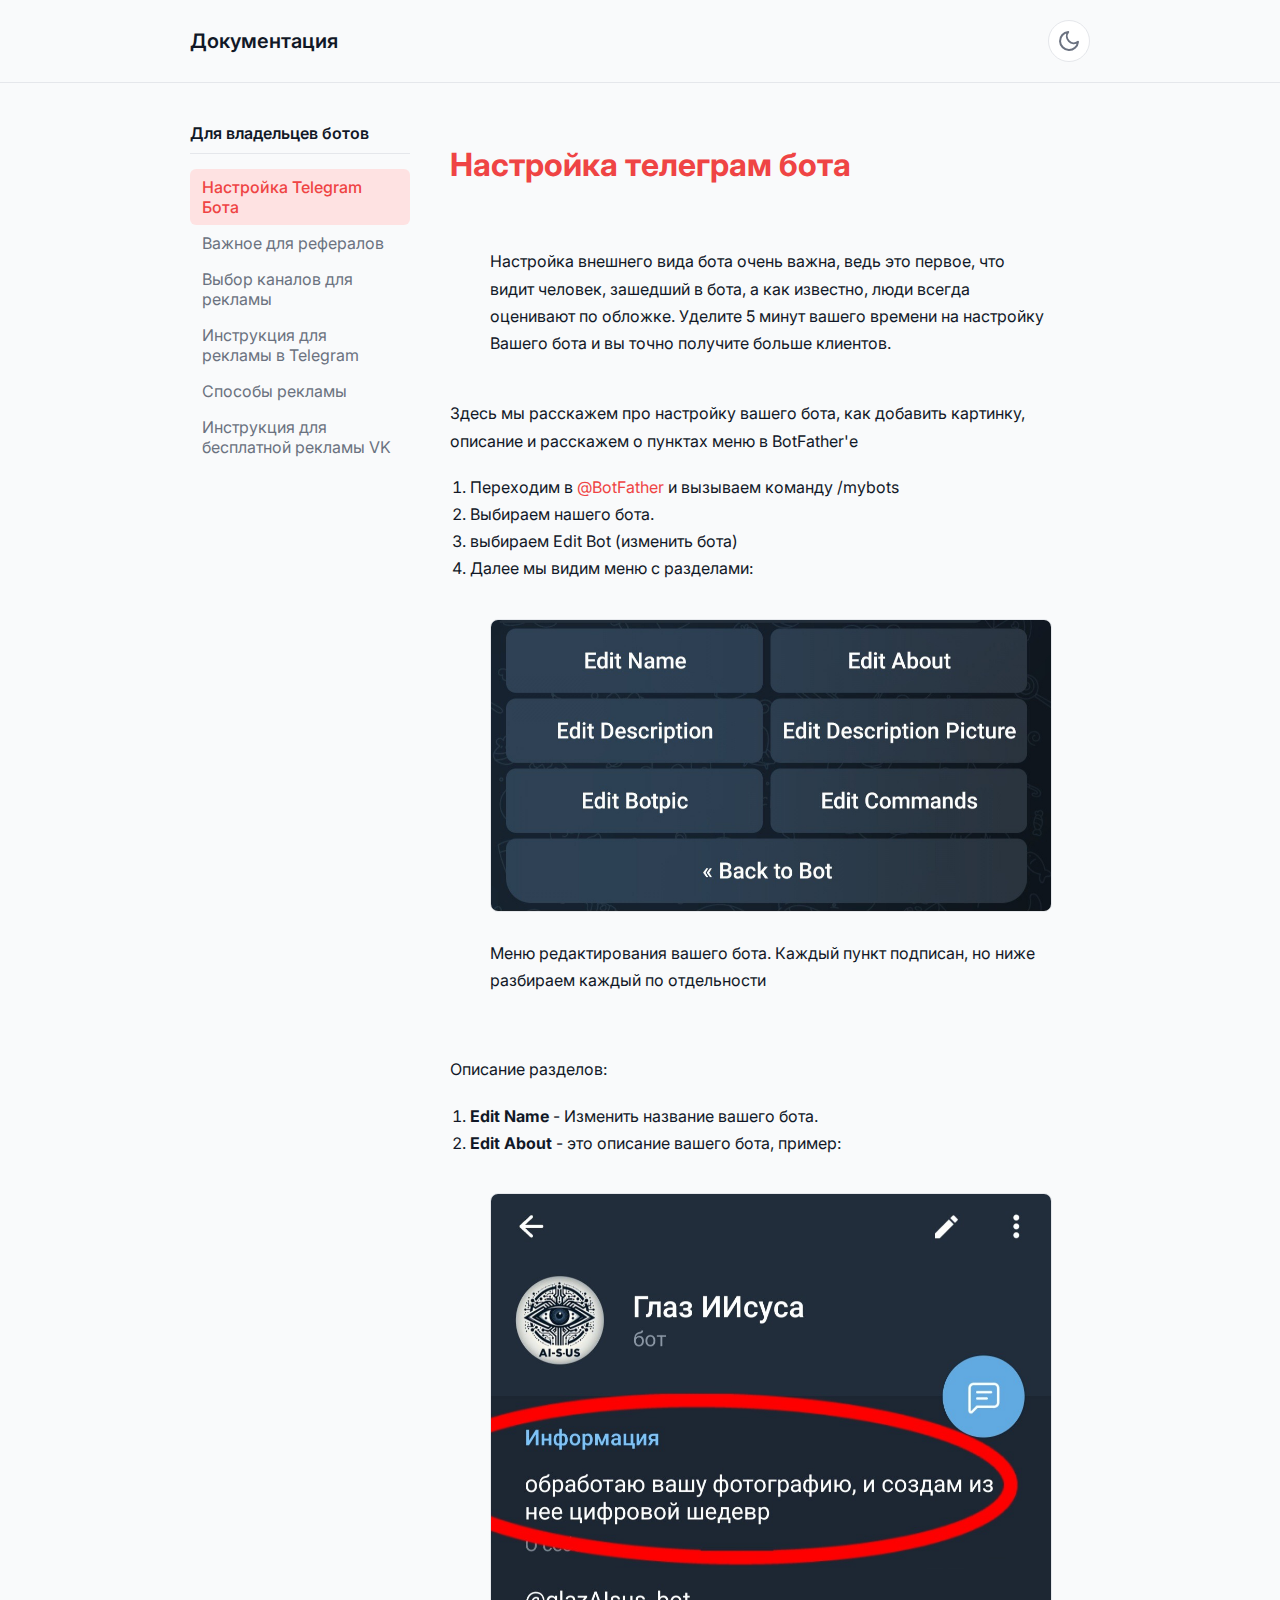
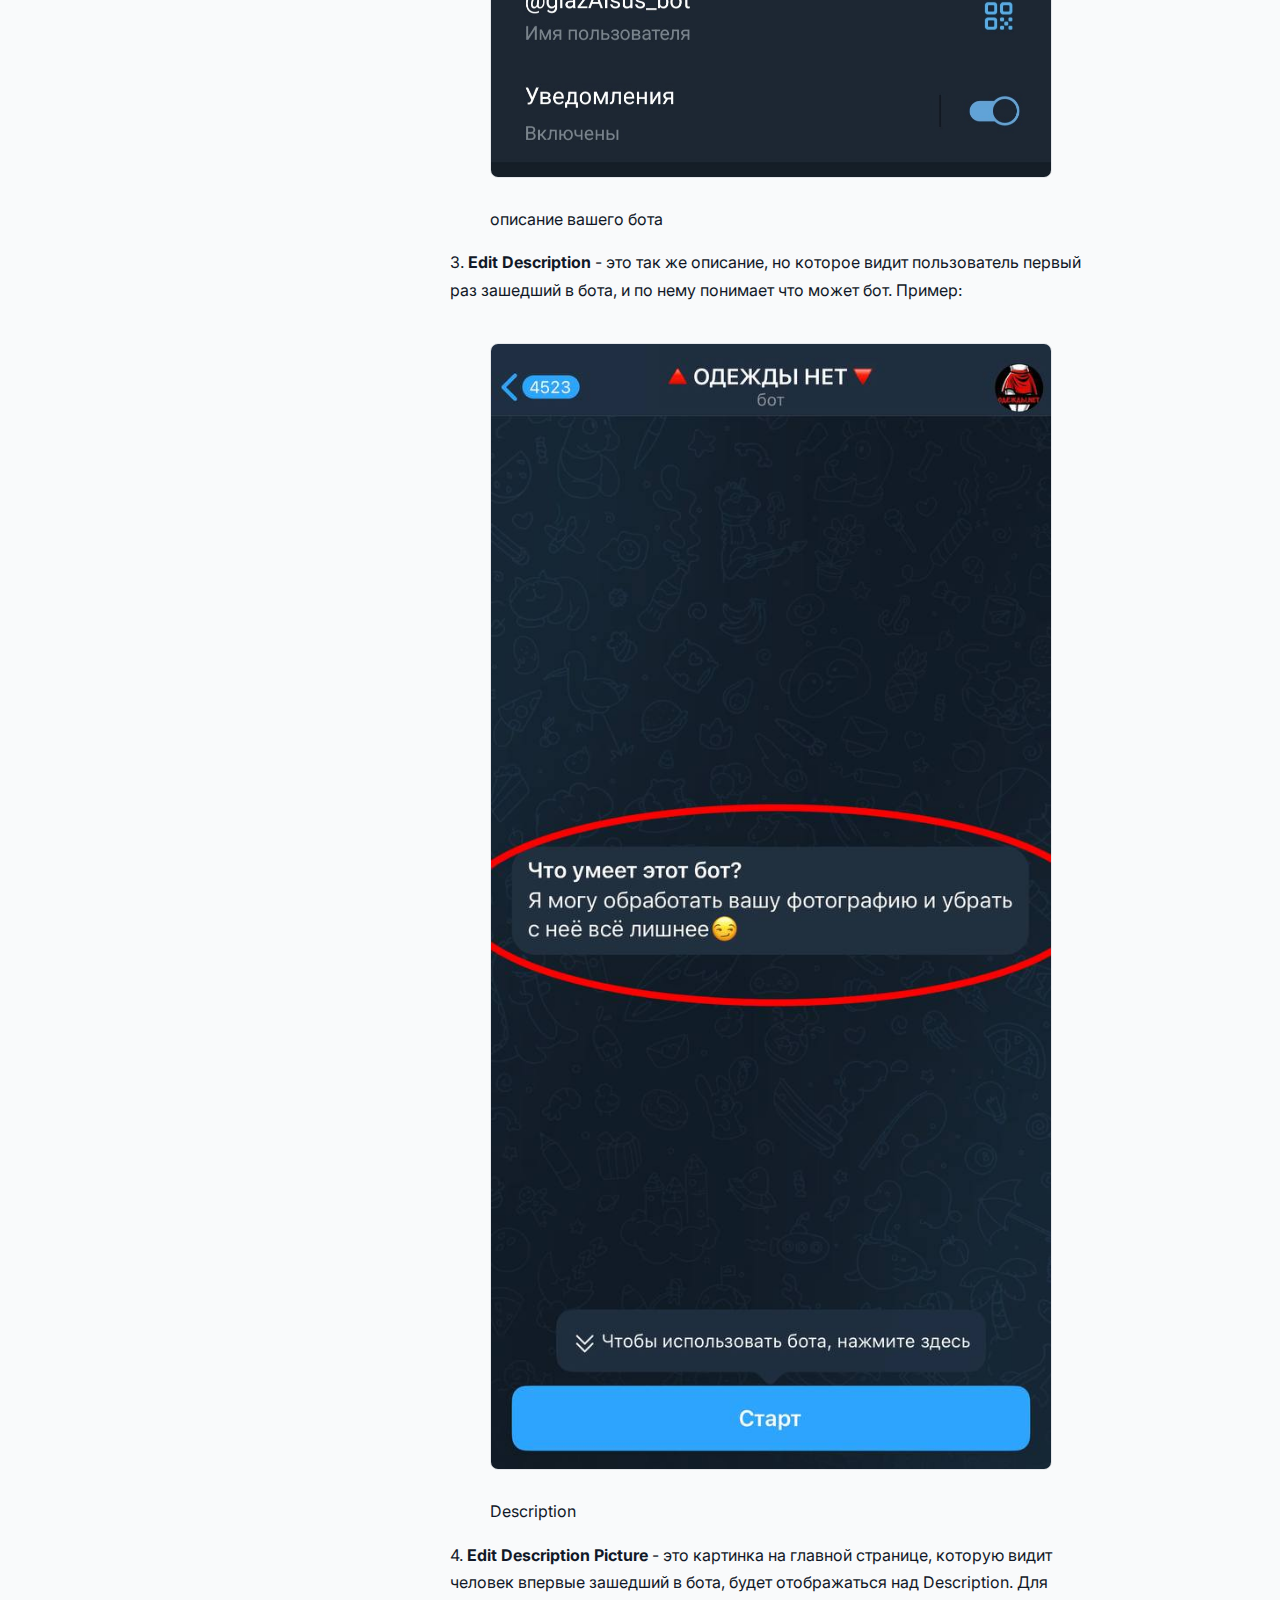
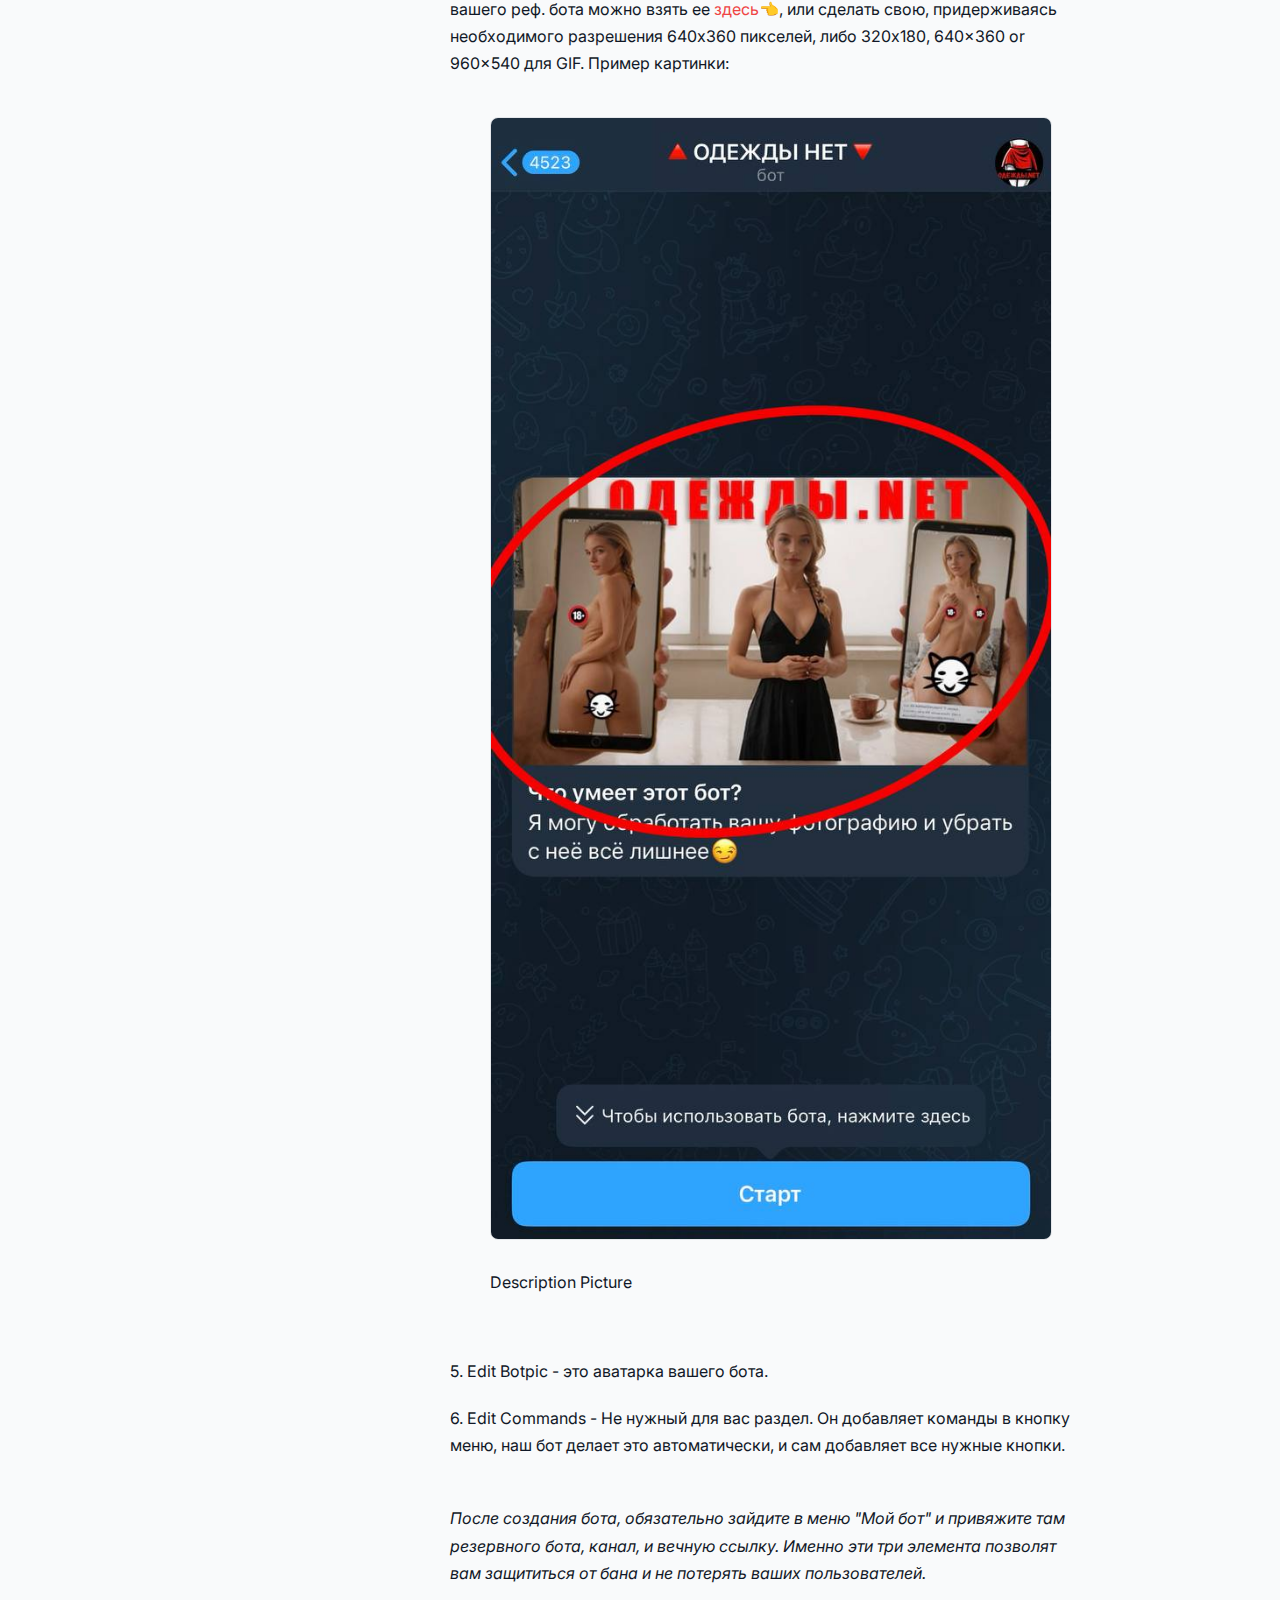
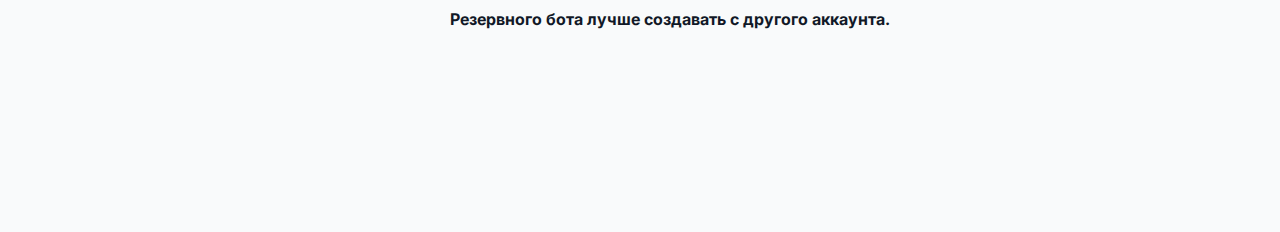
<file: articles/Nastroyka_telegram_bota.html>
<!DOCTYPE html><html lang="ru"><head><meta charset="UTF-8"><meta name="viewport" content="width=device-width, initial-scale=1.0"><title>Настройка Telegram Бота</title><link rel="stylesheet" href="../style.css"><link rel="preconnect" href="https://fonts.googleapis.com"><link rel="preconnect" href="https://fonts.gstatic.com" crossorigin><link href="https://fonts.googleapis.com/css2?family=Inter:wght@400;500;600;700&display=swap" rel="stylesheet"></head><body class="light-theme"><header><div class="container"><a href="../index.html" class="logo">Документация</a><div class="theme-switcher" id="theme-switcher"><svg class="sun" xmlns="http://www.w3.org/2000/svg" width="24" height="24" viewBox="0 0 24 24" fill="none" stroke="currentColor" stroke-width="2" stroke-linecap="round" stroke-linejoin="round"><circle cx="12" cy="12" r="5"></circle><line x1="12" y1="1" x2="12" y2="3"></line><line x1="12" y1="21" x2="12" y2="23"></line><line x1="4.22" y1="4.22" x2="5.64" y2="5.64"></line><line x1="18.36" y1="18.36" x2="19.78" y2="19.78"></line><line x1="1" y1="12" x2="3" y2="12"></line><line x1="21" y1="12" x2="23" y2="12"></line><line x1="4.22" y1="19.78" x2="5.64" y2="18.36"></line><line x1="18.36" y1="5.64" x2="19.78" y2="4.22"></line></svg><svg class="moon" xmlns="http://www.w3.org/2000/svg" width="24" height="24" viewBox="0 0 24 24" fill="none" stroke="currentColor" stroke-width="2" stroke-linecap="round" stroke-linejoin="round"><path d="M21 12.79A9 9 0 1 1 11.21 3 7 7 0 0 0 21 12.79z"></path></svg></div></div></header><main><div class="container content-container"><aside class="sidebar"><h3>Для владельцев ботов</h3><ul><li><a href="Nastroyka_telegram_bota.html" class="active">Настройка Telegram Бота</a></li><li><a href="Vazhnoe_dlya_referalov.html" >Важное для рефералов</a></li><li><a href="Vybor_kanalov_dlya_reklamy.html" >Выбор каналов для рекламы</a></li><li><a href="Instrukciya_dlya_reklamy_v_telegramm.html" >Инструкция для рекламы в Telegram</a></li><li><a href="Sposoby_reklamy.html" >Способы рекламы</a></li><li><a href="instrukciya_dlya_besplatnoy_reklamy_VK.html" >Инструкция для бесплатной рекламы VK</a></li></ul></aside><article class="main-content"><div class="ql-editor" contenteditable="false"><h1 data-label="Title" data-placeholder="Title" dir="auto">Настройка телеграм бота</h1><p dir="auto"><br/></p><blockquote dir="auto">Настройка внешнего вида бота очень важна, ведь это первое, что видит человек, зашедший в бота, а как известно, люди всегда оценивают по обложке. Уделите 5 минут вашего времени на настройку Вашего бота и вы точно получите больше клиентов.</blockquote><p dir="auto"><br class="inline"/>Здесь мы расскажем про настройку вашего бота, как добавить картинку, описание и расскажем о пунктах меню в BotFather'e</p><ol dir="auto"><li>Переходим в <a href="https://t.me/BotFather" target="_blank">@BotFather</a> и вызываем команду /mybots</li><li>Выбираем нашего бота.</li><li>выбираем Edit Bot (изменить бота)</li><li>Далее мы видим меню с разделами:</li></ol><figure contenteditable="false"><div class="figure_wrapper"><img alt="Image placeholder 1" src="../images/15.jpg"/></div><span class="cursor_wrapper" contenteditable="true"></span><figcaption class="editable_text" data-placeholder="Caption (optional)" dir="auto">Меню редактирования вашего бота. Каждый пункт подписан, но ниже разбираем каждый по отдельности</figcaption></figure><p dir="auto"><br class="inline"/></p><p dir="auto">Описание разделов: </p><ol dir="auto"><li><strong>Edit Name</strong> - Изменить название вашего бота.</li><li><strong>Edit About</strong> - это описание вашего бота, пример:</li></ol><figure contenteditable="false"><div class="figure_wrapper"><img alt="Image placeholder 2" src="../images/16.jpg"/></div><span class="cursor_wrapper" contenteditable="true"></span><figcaption class="editable_text" data-placeholder="Caption (optional)" dir="auto">описание вашего бота</figcaption></figure><p dir="auto">3.<strong> Edit Description</strong> - это так же описание, но которое видит пользователь первый раз зашедший в бота, и по нему понимает что может бот. Пример:</p><figure contenteditable="false"><div class="figure_wrapper"><img alt="Image placeholder 3" src="../images/17.jpg"/></div><span class="cursor_wrapper" contenteditable="true"></span><figcaption class="editable_text" data-placeholder="Caption (optional)" dir="auto">Description</figcaption></figure><p dir="auto">4. <strong>Edit Description Picture</strong> - это картинка на главной странице, которую видит человек впервые зашедший в бота, будет отображаться над Description. Для вашего реф. бота можно взять ее <a href="https://t.me/c/2021223554/112" target="_blank">здесь</a>👈, или сделать свою, придерживаясь необходимого разрешения 640x360 пикселей, либо 320x180, 640x360 or 960x540 для GIF. Пример картинки:</p><figure contenteditable="false"><div class="figure_wrapper"><img alt="Image placeholder 4" src="../images/18.jpg"/></div><span class="cursor_wrapper" contenteditable="true"></span><figcaption class="editable_text" data-placeholder="Caption (optional)" dir="auto">Description Picture</figcaption></figure><p dir="auto"><br/></p><p dir="auto">5. Edit Botpic - это аватарка вашего бота.</p><p dir="auto">6. Edit Commands - Не нужный для вас раздел. Он добавляет команды в кнопку меню, наш бот делает это автоматически, и сам добавляет все нужные кнопки.</p><p dir="auto"><em><br class="inline"/>После создания бота, обязательно зайдите в меню "Мой бот"  и привяжите там резервного бота, канал, и вечную ссылку. Именно эти три элемента позволят вам защититься от бана  и не потерять ваших пользователей. </em></p><p dir="auto"><strong>Резервного бота лучше создавать с другого аккаунта.</strong></p><p dir="auto"><br/></p><p dir="auto"><br/></p><p dir="auto"><br/></p></div></article></div></main><script src="../script.js"></script></body></html>
</file>
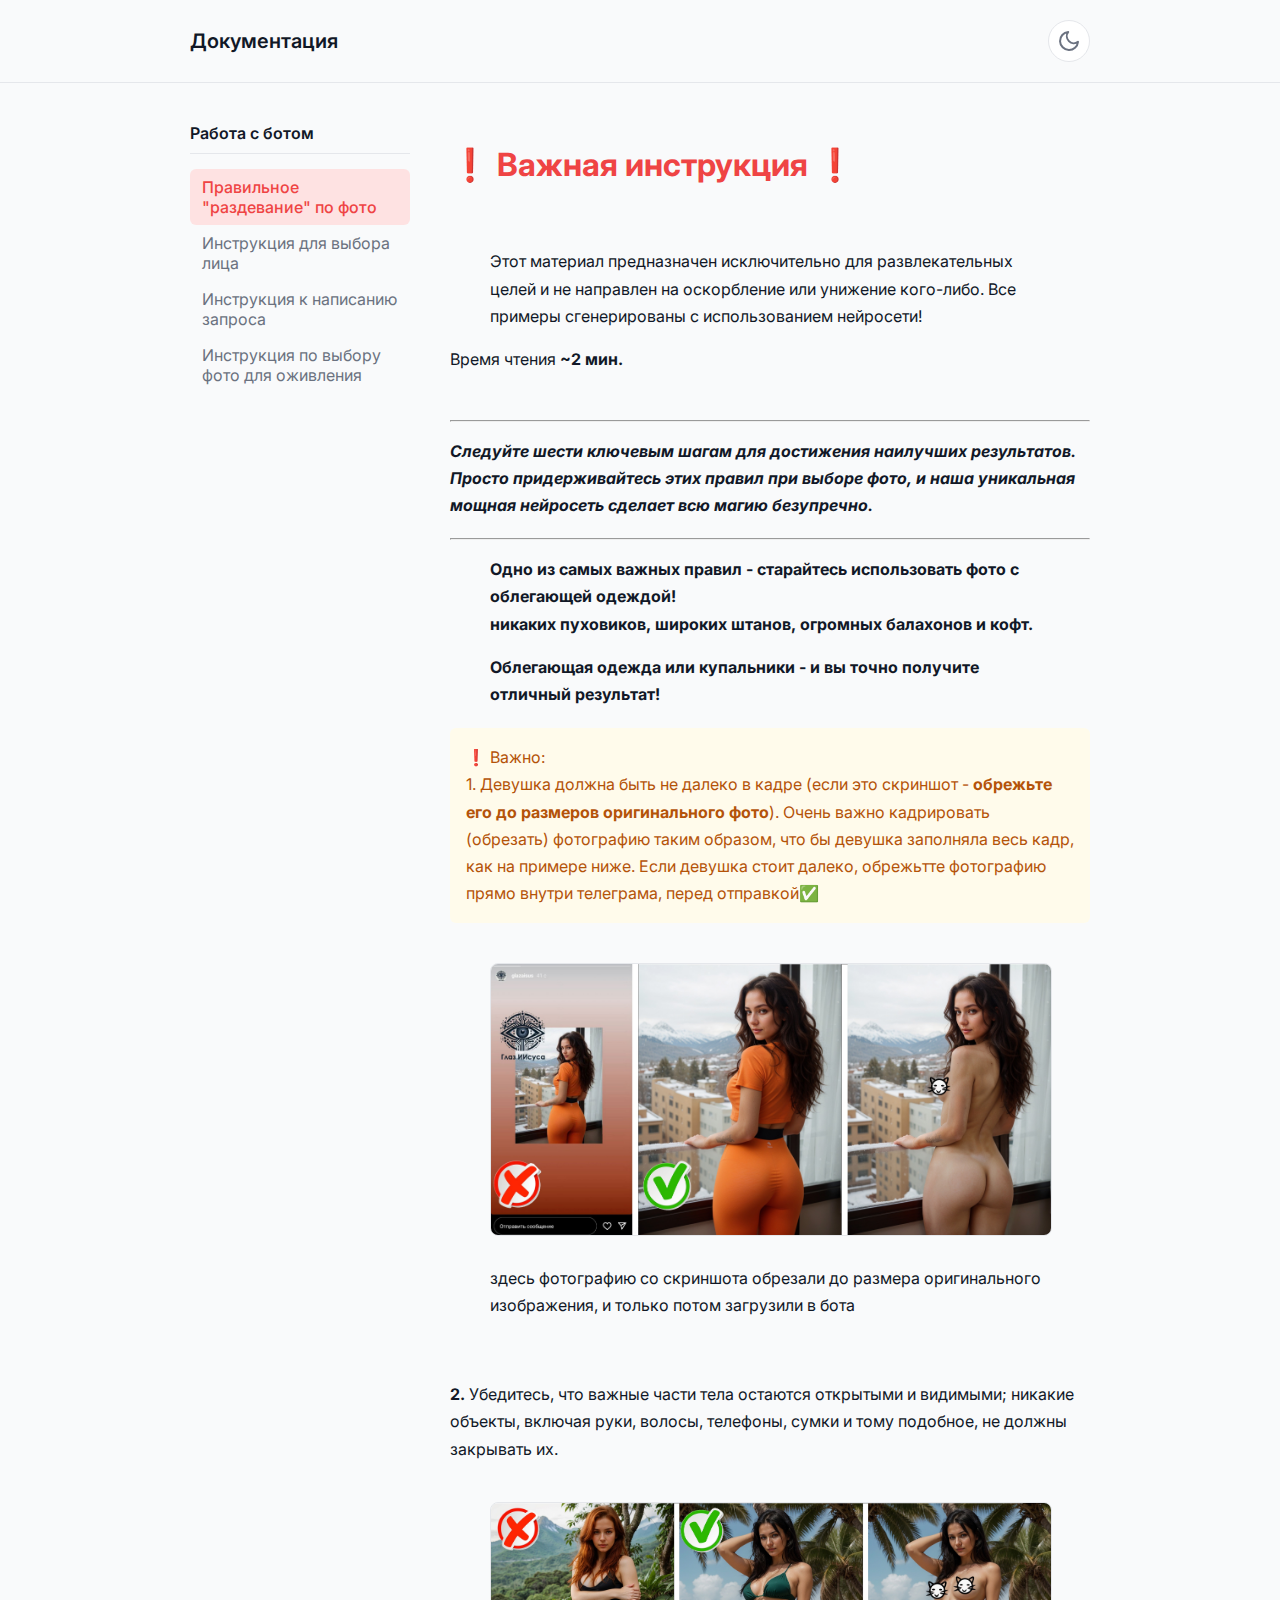
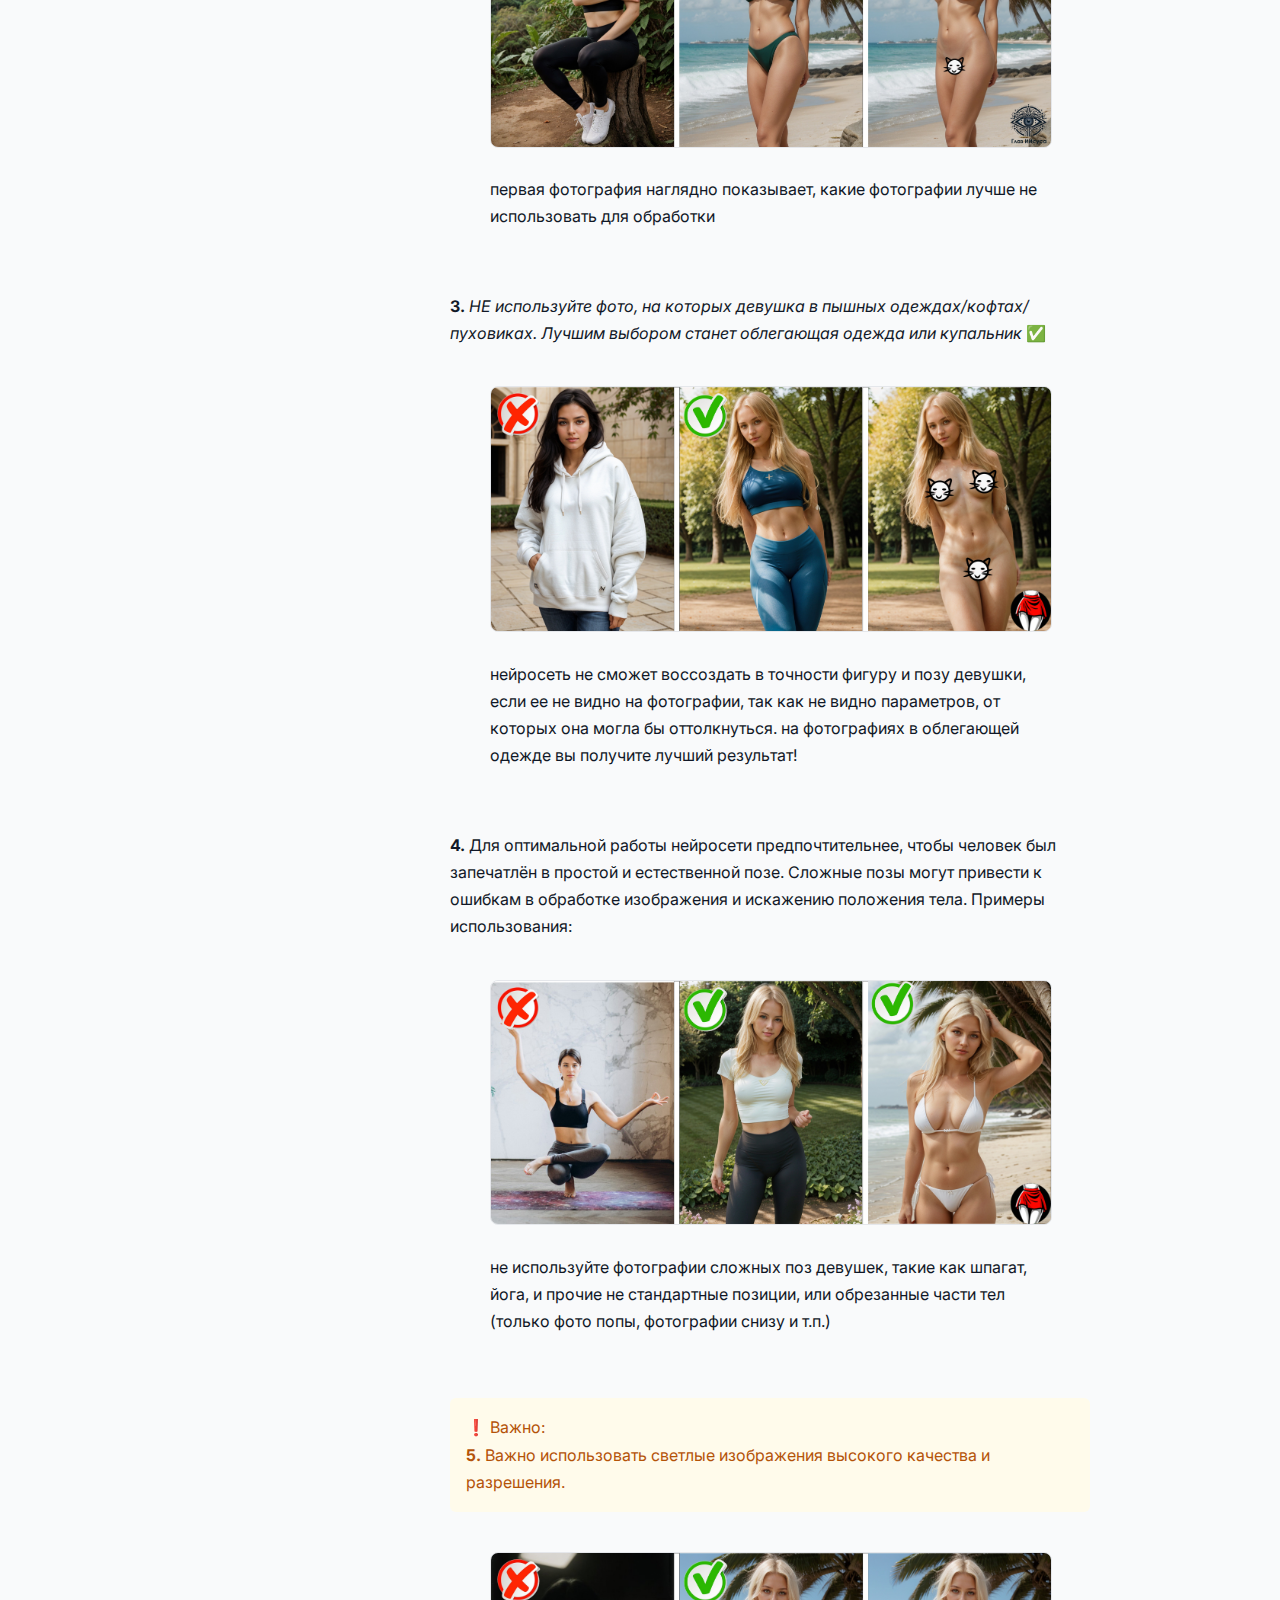
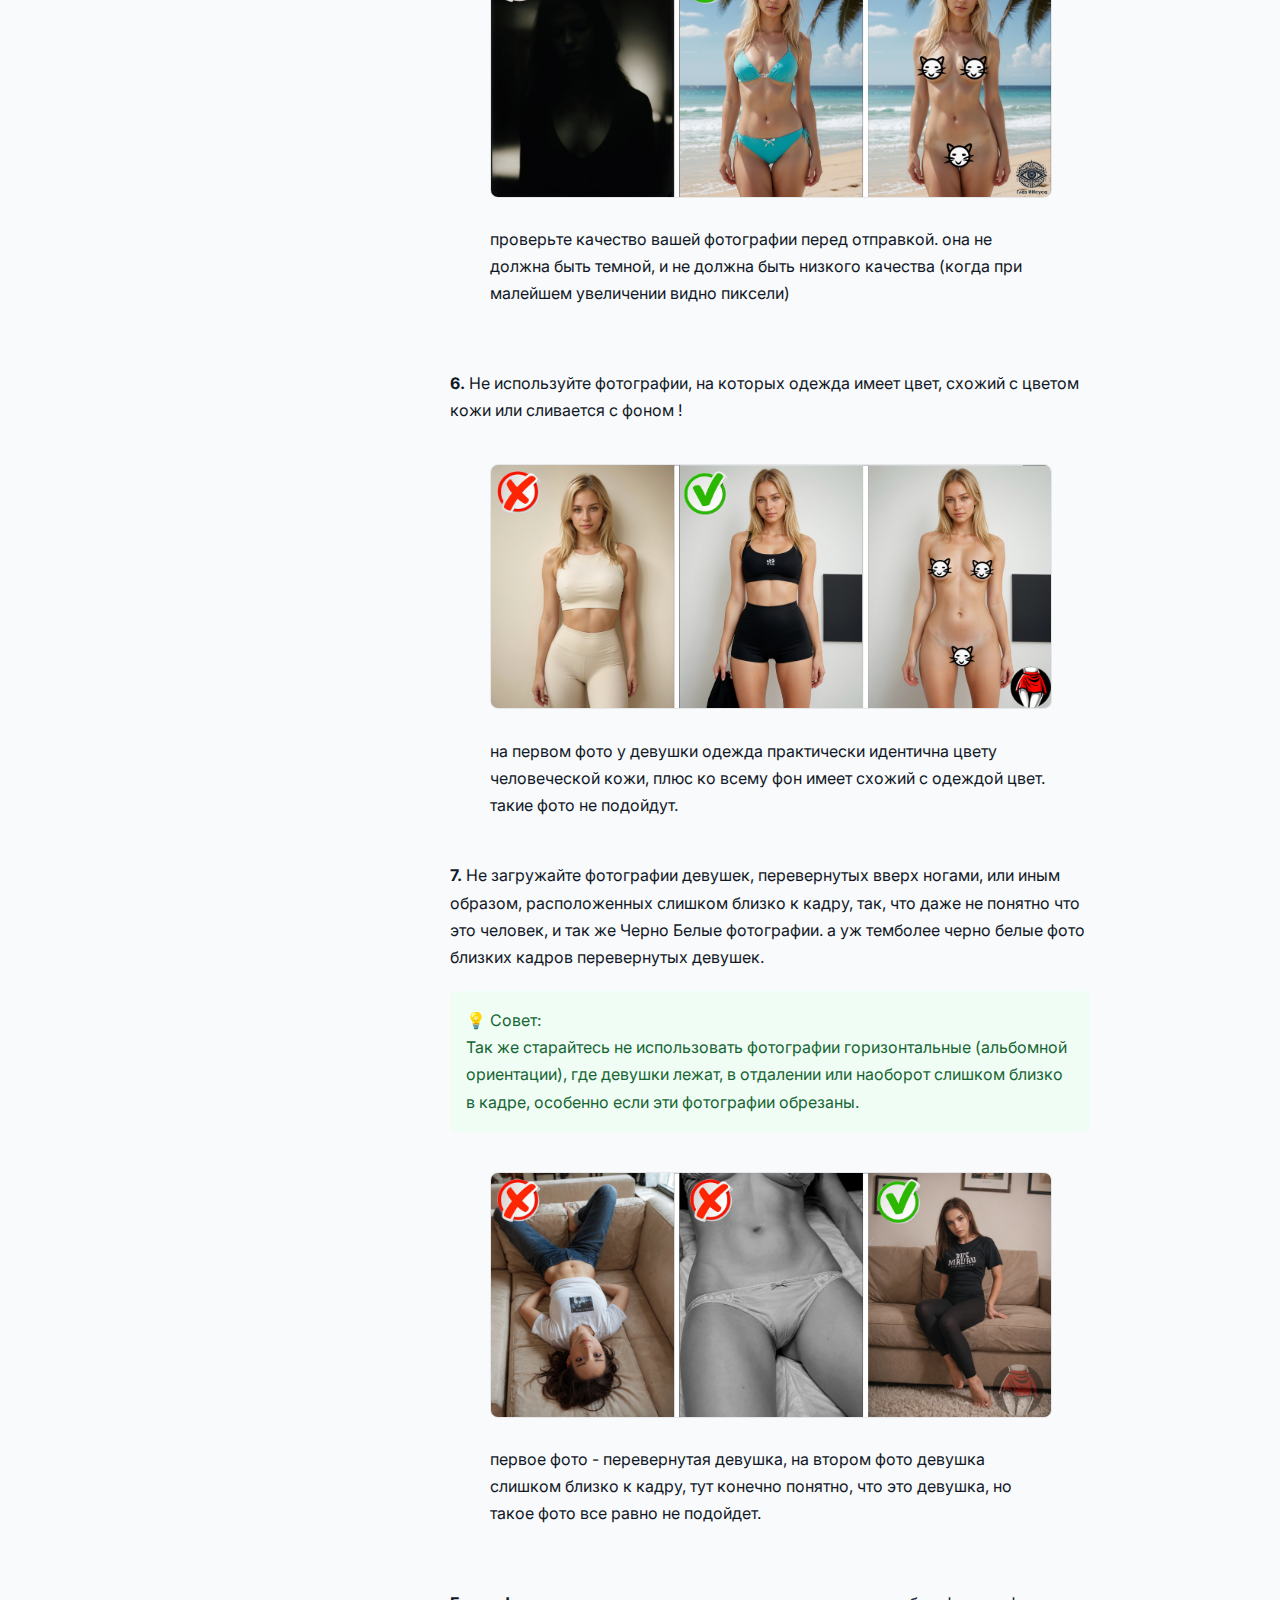
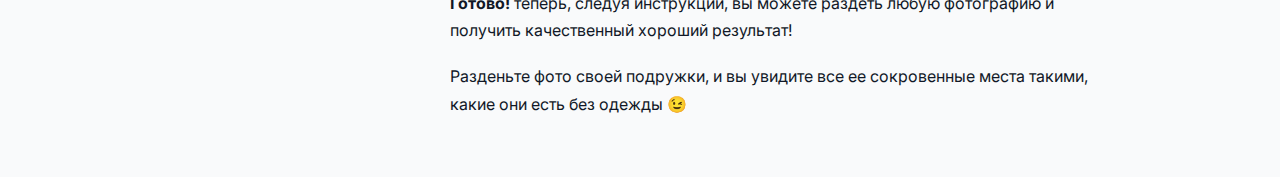
<file: articles/pravilnoe_razdevanie.html>
<!DOCTYPE html><html lang="ru"><head><meta charset="UTF-8"><meta name="viewport" content="width=device-width, initial-scale=1.0"><title>Правильное "раздевание" по фото</title><link rel="stylesheet" href="../style.css"><link rel="preconnect" href="https://fonts.googleapis.com"><link rel="preconnect" href="https://fonts.gstatic.com" crossorigin><link href="https://fonts.googleapis.com/css2?family=Inter:wght@400;500;600;700&display=swap" rel="stylesheet"></head><body class="light-theme"><header><div class="container"><a href="../index.html" class="logo">Документация</a><div class="theme-switcher" id="theme-switcher"><svg class="sun" xmlns="http://www.w3.org/2000/svg" width="24" height="24" viewBox="0 0 24 24" fill="none" stroke="currentColor" stroke-width="2" stroke-linecap="round" stroke-linejoin="round"><circle cx="12" cy="12" r="5"></circle><line x1="12" y1="1" x2="12" y2="3"></line><line x1="12" y1="21" x2="12" y2="23"></line><line x1="4.22" y1="4.22" x2="5.64" y2="5.64"></line><line x1="18.36" y1="18.36" x2="19.78" y2="19.78"></line><line x1="1" y1="12" x2="3" y2="12"></line><line x1="21" y1="12" x2="23" y2="12"></line><line x1="4.22" y1="19.78" x2="5.64" y2="18.36"></line><line x1="18.36" y1="5.64" x2="19.78" y2="4.22"></line></svg><svg class="moon" xmlns="http://www.w3.org/2000/svg" width="24" height="24" viewBox="0 0 24 24" fill="none" stroke="currentColor" stroke-width="2" stroke-linecap="round" stroke-linejoin="round"><path d="M21 12.79A9 9 0 1 1 11.21 3 7 7 0 0 0 21 12.79z"></path></svg></div></div></header><main><div class="container content-container"><aside class="sidebar"><h3>Работа с ботом</h3><ul><li><a href="pravilnoe_razdevanie.html" class="active">Правильное "раздевание" по фото</a></li><li><a href="vybor_lica.html" >Инструкция для выбора лица</a></li><li><a href="napisanie_zaprosa.html" >Инструкция к написанию запроса</a></li><li><a href="vybor_foto_ozhivlenie.html" >Инструкция по выбору фото для оживления</a></li></ul></aside><article class="main-content"><div class="ql-editor" contenteditable="false"><h1 data-label="Title" data-placeholder="Title" dir="auto">❗️ Важная инструкция ❗️</h1><p dir="auto"><br/></p><blockquote dir="auto">Этот материал предназначен исключительно для развлекательных целей и не направлен на оскорбление или унижение кого-либо. Все примеры сгенерированы с использованием нейросети! </blockquote><p dir="auto">Время чтения <strong>~2 мин.</strong><br class="inline"/><br class="inline"/></p><hr/><p dir="auto"><strong><em>Следуйте шести ключевым шагам для достижения наилучших результатов. Просто придерживайтесь этих правил при выборе фото, и наша уникальная мощная нейросеть сделает всю магию безупречно.</em></strong></p><hr/><blockquote dir="auto"><strong>Одно из самых важных правил - старайтесь использовать фото с облегающей одеждой!<br class="inline"/>никаких пуховиков, широких штанов, огромных балахонов и кофт. </strong></blockquote><blockquote dir="auto"><strong>Облегающая одежда или купальники - и вы точно получите отличный результат!</strong></blockquote><p dir="auto"> </p><div class="info-box warning">❗ Важно: <p dir="auto">1. Девушка должна быть не далеко в кадре (если это скриншот - <strong>обрежьте его до размеров оригинального фото</strong>).  Очень важно кадрировать (обрезать) фотографию таким образом, что бы девушка заполняла весь кадр, как на примере ниже. Если девушка стоит далеко, обрежьтте фотографию прямо внутри телеграма, перед отправкой✅</p></div><figure contenteditable="false"><div class="figure_wrapper"><img alt="Image placeholder 1" src="../images/1.jpg"/></div><span class="cursor_wrapper" contenteditable="true"></span><figcaption class="editable_text" data-placeholder="Caption (optional)" dir="auto">здесь фотографию со скриншота обрезали до размера оригинального изображения, и только потом загрузили в бота</figcaption></figure><p dir="auto"><br/></p><p dir="auto"><strong>2. </strong>Убедитесь, что важные части тела остаются открытыми и видимыми; никакие объекты, включая руки, волосы, телефоны, сумки и тому подобное, не должны закрывать их.</p><figure contenteditable="false"><div class="figure_wrapper"><img alt="Image placeholder 2" src="../images/2.jpg"/></div><span class="cursor_wrapper" contenteditable="true"></span><figcaption class="editable_text" data-placeholder="Caption (optional)" dir="auto">первая фотография наглядно показывает, какие фотографии лучше не использовать для обработки</figcaption></figure><p dir="auto"><br/></p><p dir="auto"><strong>3. </strong><em>НЕ используйте фото, на которых девушка в пышных одеждах/кофтах/пуховиках. Лучшим выбором станет облегающая одежда или купальник </em><strong>✅</strong></p><figure contenteditable="false"><div class="figure_wrapper"><img alt="Image placeholder 3" src="../images/3.jpg"/></div><span class="cursor_wrapper" contenteditable="true"></span><figcaption class="editable_text" data-placeholder="Caption (optional)" dir="auto">нейросеть не сможет воссоздать в точности фигуру и позу девушки, если ее не видно на фотографии, так как не видно параметров, от которых она могла бы оттолкнуться. на фотографиях в облегающей одежде вы получите лучший результат!</figcaption></figure><p dir="auto"><br/></p><p dir="auto"><strong>4. </strong>Для оптимальной работы нейросети предпочтительнее, чтобы человек был запечатлён в простой и естественной позе. Сложные позы могут привести к ошибкам в обработке изображения и искажению положения тела. Примеры использования:</p><figure contenteditable="false"><div class="figure_wrapper"><img alt="Image placeholder 4" src="../images/4.jpg"/></div><span class="cursor_wrapper" contenteditable="true"></span><figcaption class="editable_text" data-placeholder="Caption (optional)" dir="auto">не используйте фотографии сложных поз девушек, такие как шпагат, йога, и прочие не стандартные позиции, или обрезанные части тел (только фото попы, фотографии снизу и т.п.)</figcaption></figure><p dir="auto"><br/></p><div class="info-box warning">❗ Важно: <p dir="auto"><strong>5. </strong>Важно использовать светлые изображения высокого качества и разрешения.</p></div><figure contenteditable="false"><div class="figure_wrapper"><img alt="Image placeholder 5" src="../images/5.jpg"/></div><span class="cursor_wrapper" contenteditable="true"></span><figcaption class="editable_text" data-placeholder="Caption (optional)" dir="auto">проверьте качество вашей фотографии перед отправкой. она не должна быть темной, и не должна быть низкого качества (когда при малейшем увеличении видно пиксели)</figcaption></figure><p dir="auto"><br/></p><p dir="auto"><strong>6. </strong>Не используйте фотографии, на которых одежда имеет цвет, схожий с цветом кожи или сливается с фоном !</p><figure contenteditable="false"><div class="figure_wrapper"><img alt="Image placeholder 6" src="../images/6.jpg"/></div><span class="cursor_wrapper" contenteditable="true"></span><figcaption class="editable_text" data-placeholder="Caption (optional)" dir="auto">на первом фото у девушки одежда практически идентична цвету человеческой кожи, плюс ко всему фон имеет схожий с одеждой цвет. такие фото не подойдут.</figcaption></figure><p dir="auto"><br class="inline"/><strong>7.</strong> Не загружайте фотографии девушек, перевернутых вверх ногами, или иным образом, расположенных слишком близко к кадру, так, что  даже не понятно что это человек, и так же Черно Белые фотографии. а уж темболее черно белые фото близких кадров перевернутых девушек. </p><div class="info-box tip">💡 Совет: <p dir="auto">Так же  старайтесь не использовать фотографии горизонтальные (альбомной ориентации), где девушки лежат, в отдалении или наоборот слишком близко в кадре, особенно если эти фотографии обрезаны. </p></div><figure contenteditable="false"><div class="figure_wrapper"><img alt="Image placeholder 7" src="../images/7.jpg"/></div><span class="cursor_wrapper" contenteditable="true"></span><figcaption class="editable_text" data-placeholder="Caption (optional)" dir="auto">первое фото - перевернутая девушка, на втором фото девушка слишком близко к кадру, тут конечно понятно, что это девушка, но такое фото все равно не подойдет.</figcaption></figure><p dir="auto"><br/></p><p dir="auto"><strong>Готово!</strong> теперь, следуя инструкции, вы можете раздеть любую фотографию и получить качественный хороший результат! </p><p dir="auto">Разденьте фото своей подружки, и вы увидите все ее сокровенные места такими, какие они есть без одежды 😉 </p></div></article></div></main><script src="../script.js"></script></body></html>
</file>
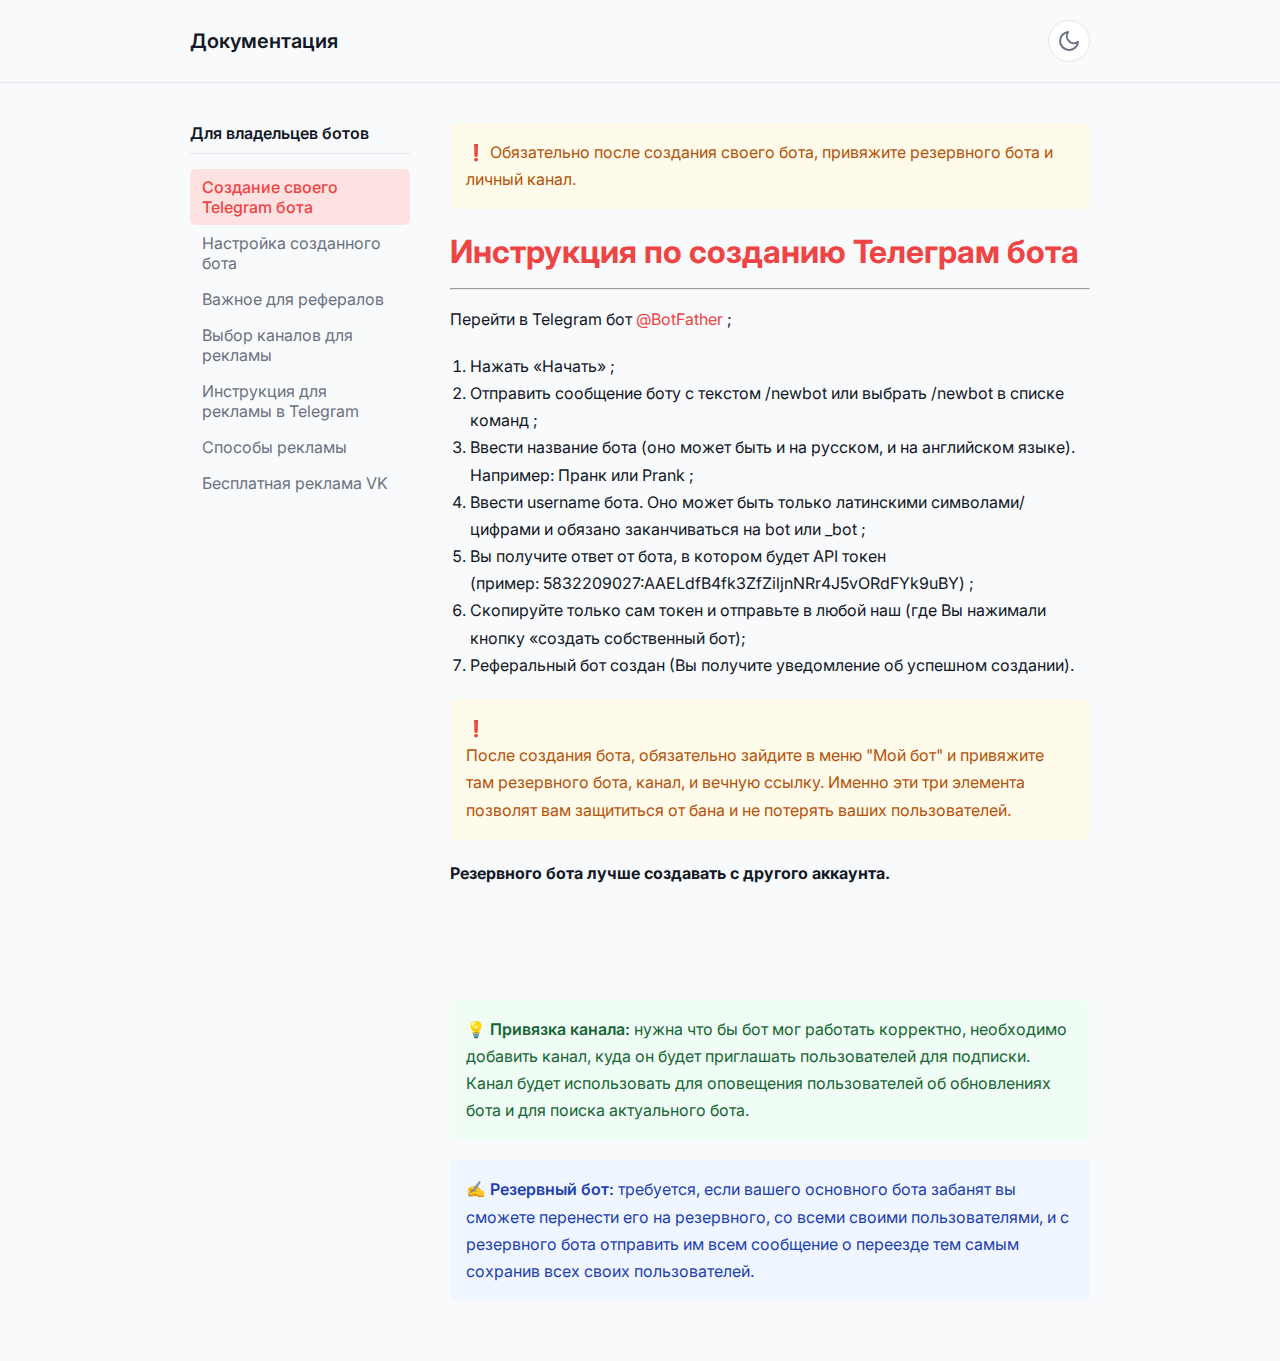
<file: articles/sozdanie_bota.html>
<!DOCTYPE html><html lang="ru"><head><meta charset="UTF-8"><meta name="viewport" content="width=device-width, initial-scale=1.0"><title>Создание своего Telegram бота</title><link rel="stylesheet" href="../style.css"><link rel="preconnect" href="https://fonts.googleapis.com"><link rel="preconnect" href="https://fonts.gstatic.com" crossorigin><link href="https://fonts.googleapis.com/css2?family=Inter:wght@400;500;600;700&display=swap" rel="stylesheet"></head><body class="light-theme"><header><div class="container"><a href="../index.html" class="logo">Документация</a><div class="theme-switcher" id="theme-switcher"><svg class="sun" xmlns="http://www.w3.org/2000/svg" width="24" height="24" viewBox="0 0 24 24" fill="none" stroke="currentColor" stroke-width="2" stroke-linecap="round" stroke-linejoin="round"><circle cx="12" cy="12" r="5"></circle><line x1="12" y1="1" x2="12" y2="3"></line><line x1="12" y1="21" x2="12" y2="23"></line><line x1="4.22" y1="4.22" x2="5.64" y2="5.64"></line><line x1="18.36" y1="18.36" x2="19.78" y2="19.78"></line><line x1="1" y1="12" x2="3" y2="12"></line><line x1="21" y1="12" x2="23" y2="12"></line><line x1="4.22" y1="19.78" x2="5.64" y2="18.36"></line><line x1="18.36" y1="5.64" x2="19.78" y2="4.22"></line></svg><svg class="moon" xmlns="http://www.w3.org/2000/svg" width="24" height="24" viewBox="0 0 24 24" fill="none" stroke="currentColor" stroke-width="2" stroke-linecap="round" stroke-linejoin="round"><path d="M21 12.79A9 9 0 1 1 11.21 3 7 7 0 0 0 21 12.79z"></path></svg></div></div></header><main><div class="container content-container"><aside class="sidebar"><h3>Для владельцев ботов</h3><ul><li><a href="sozdanie_bota.html" class="active">Создание своего Telegram бота</a></li><li><a href="Nastroyka_telegram_bota.html" >Настройка созданного бота</a></li><li><a href="Vazhnoe_dlya_referalov.html" >Важное для рефералов</a></li><li><a href="Vybor_kanalov_dlya_reklamy.html" >Выбор каналов для рекламы</a></li><li><a href="Instrukciya_dlya_reklamy_v_telegramm.html" >Инструкция для рекламы в Telegram</a></li><li><a href="Sposoby_reklamy.html" >Способы рекламы</a></li><li><a href="instrukciya_dlya_besplatnoy_reklamy_VK.html" >Бесплатная реклама VK</a></li></ul></aside><article class="main-content"><div class="info-box warning">❗ Обязательно после создания своего бота, привяжите резервного бота и личный канал.</div><div class="ql-editor" contenteditable="false"><h1 data-label="Title" data-placeholder="Title" dir="auto">Инструкция по созданию Телеграм бота</h1><hr/><p dir="auto">Перейти в Telegram бот <a href="https://t.me/BotFather" target="_blank">@BotFather</a> ;</p><ol dir="auto"><li>Нажать «Начать» ;</li><li>Отправить сообщение боту с текстом /newbot или выбрать /newbot в списке команд ;</li><li>Ввести название бота (оно может быть и на русском, и на английском языке). Например: Пранк или Prank ;</li><li>Ввести username бота. Оно может быть только латинскими символами/цифрами и обязано заканчиваться на bot или _bot ;</li><li>Вы получите ответ от бота, в котором будет API токен<br class="inline"/> (пример: 5832209027:AAELdfB4fk3ZfZiljnNRr4J5vORdFYk9uBY) ;</li><li>Скопируйте только сам токен и отправьте в любой наш (где Вы нажимали кнопку «создать собственный бот);</li><li>Реферальный бот создан (Вы получите уведомление об успешном создании). </li></ol><div class="info-box warning">❗ <p dir="auto">После создания бота, обязательно зайдите в меню "Мой бот"  и привяжите там резервного бота, канал, и вечную ссылку. Именно эти три элемента позволят вам защититься от бана  и не потерять ваших пользователей. </p></div><p dir="auto"><strong>Резервного бота лучше создавать с другого аккаунта.</strong></p><p dir="auto"><br class="inline"/></p><p dir="auto"><br/></p></div><div class="info-box tip">💡 <b>Привязка канала:</b> нужна что бы бот мог работать корректно, необходимо добавить канал, куда он будет приглашать пользователей для подписки. Канал будет использовать для оповещения пользователей об обновлениях бота и для поиска актуального бота.</div><div class="info-box note">✍️ <b>Резервный бот:</b> требуется, если вашего основного бота забанят вы сможете перенести его на резервного, со всеми своими пользователями, и с резервного бота отправить им всем сообщение о переезде тем самым сохранив всех своих пользователей.</div></article></div></main><script src="../script.js"></script></body></html>
</file>
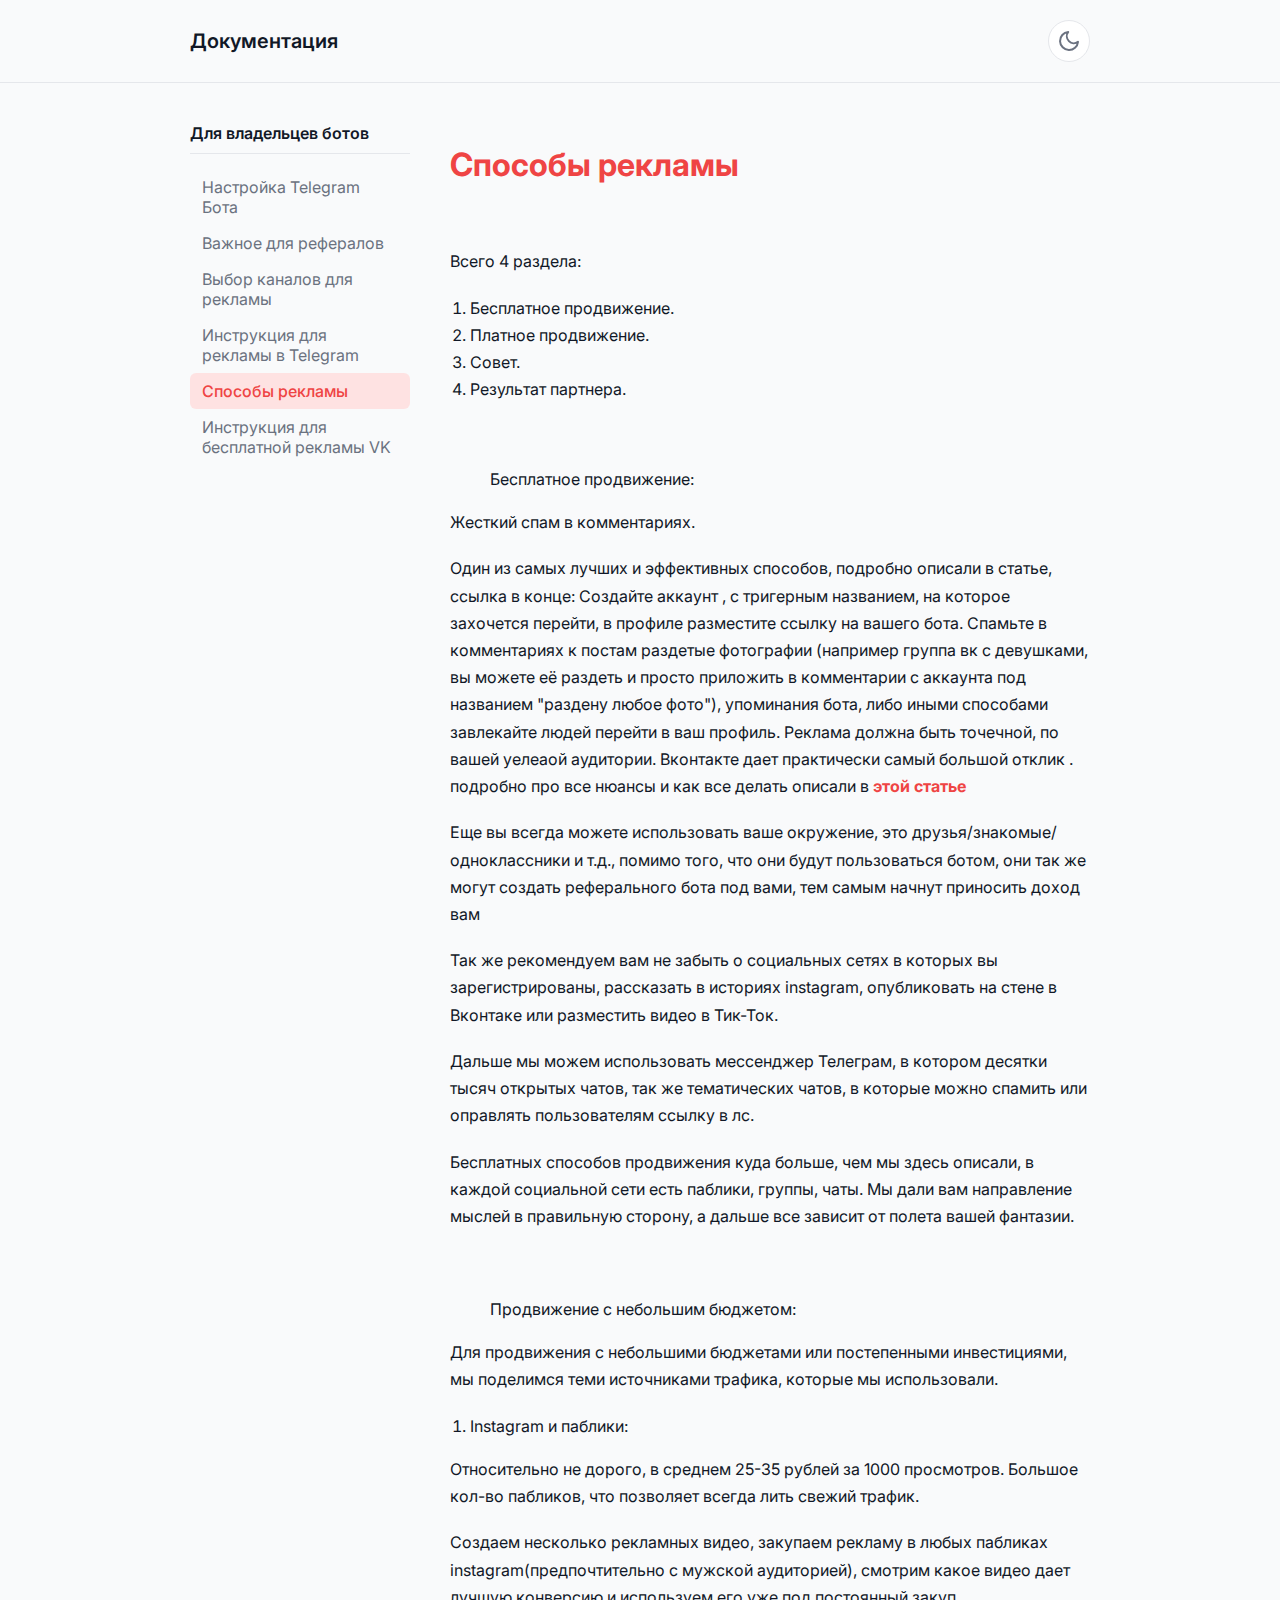
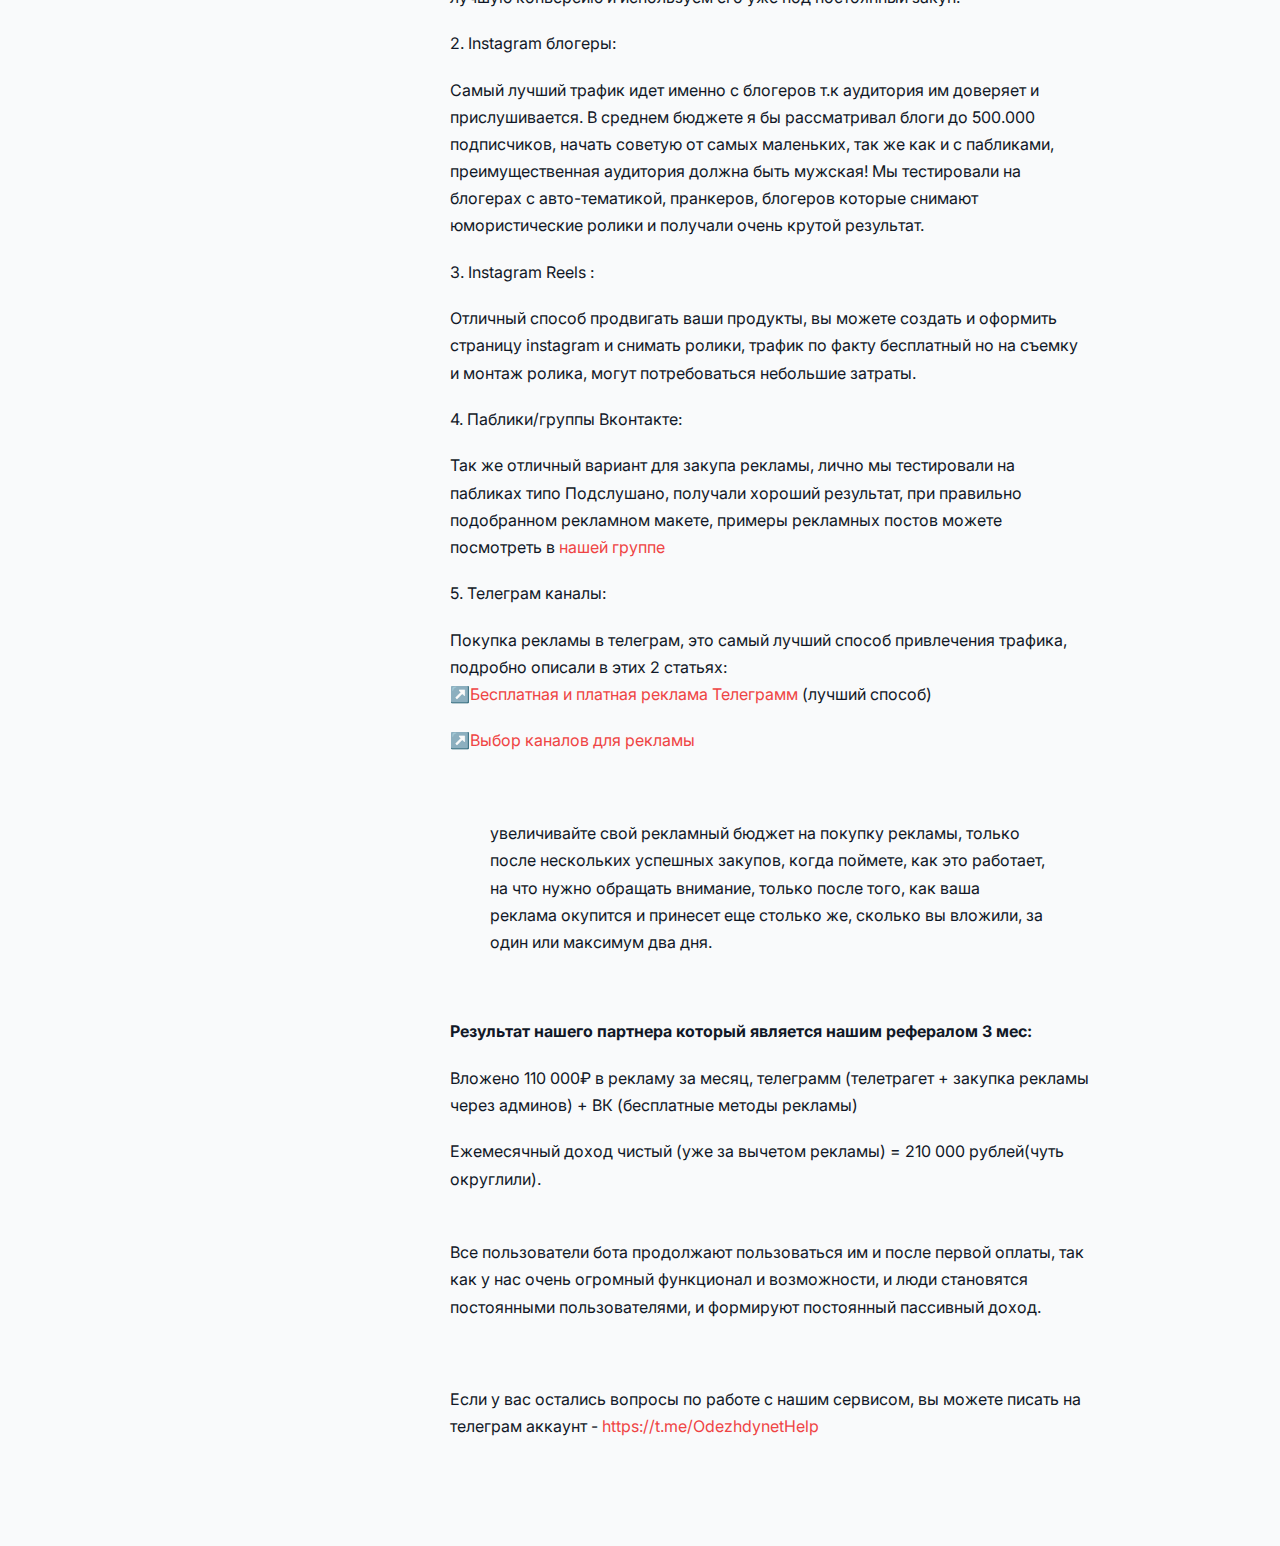
<file: articles/Sposoby_reklamy.html>
<!DOCTYPE html><html lang="ru"><head><meta charset="UTF-8"><meta name="viewport" content="width=device-width, initial-scale=1.0"><title>Способы рекламы</title><link rel="stylesheet" href="../style.css"><link rel="preconnect" href="https://fonts.googleapis.com"><link rel="preconnect" href="https://fonts.gstatic.com" crossorigin><link href="https://fonts.googleapis.com/css2?family=Inter:wght@400;500;600;700&display=swap" rel="stylesheet"></head><body class="light-theme"><header><div class="container"><a href="../index.html" class="logo">Документация</a><div class="theme-switcher" id="theme-switcher"><svg class="sun" xmlns="http://www.w3.org/2000/svg" width="24" height="24" viewBox="0 0 24 24" fill="none" stroke="currentColor" stroke-width="2" stroke-linecap="round" stroke-linejoin="round"><circle cx="12" cy="12" r="5"></circle><line x1="12" y1="1" x2="12" y2="3"></line><line x1="12" y1="21" x2="12" y2="23"></line><line x1="4.22" y1="4.22" x2="5.64" y2="5.64"></line><line x1="18.36" y1="18.36" x2="19.78" y2="19.78"></line><line x1="1" y1="12" x2="3" y2="12"></line><line x1="21" y1="12" x2="23" y2="12"></line><line x1="4.22" y1="19.78" x2="5.64" y2="18.36"></line><line x1="18.36" y1="5.64" x2="19.78" y2="4.22"></line></svg><svg class="moon" xmlns="http://www.w3.org/2000/svg" width="24" height="24" viewBox="0 0 24 24" fill="none" stroke="currentColor" stroke-width="2" stroke-linecap="round" stroke-linejoin="round"><path d="M21 12.79A9 9 0 1 1 11.21 3 7 7 0 0 0 21 12.79z"></path></svg></div></div></header><main><div class="container content-container"><aside class="sidebar"><h3>Для владельцев ботов</h3><ul><li><a href="Nastroyka_telegram_bota.html" >Настройка Telegram Бота</a></li><li><a href="Vazhnoe_dlya_referalov.html" >Важное для рефералов</a></li><li><a href="Vybor_kanalov_dlya_reklamy.html" >Выбор каналов для рекламы</a></li><li><a href="Instrukciya_dlya_reklamy_v_telegramm.html" >Инструкция для рекламы в Telegram</a></li><li><a href="Sposoby_reklamy.html" class="active">Способы рекламы</a></li><li><a href="instrukciya_dlya_besplatnoy_reklamy_VK.html" >Инструкция для бесплатной рекламы VK</a></li></ul></aside><article class="main-content"><div class="ql-editor" contenteditable="false"><h1 data-label="Title" data-placeholder="Title" dir="auto">Способы рекламы</h1><p dir="auto"><br/></p><p dir="auto">Всего 4 раздела:</p><ol dir="auto"><li>Бесплатное продвижение.</li><li>Платное продвижение.</li><li>Совет.</li><li>Результат партнера.</li></ol><p dir="auto"><br/></p><blockquote dir="auto">Бесплатное продвижение:</blockquote><p dir="auto">Жесткий спам в комментариях. </p><p dir="auto">Один из самых лучших и эффективных способов, подробно описали в статье, ссылка в конце: Создайте аккаунт , с тригерным названием, на которое захочется перейти, в профиле разместите ссылку на вашего бота. Спамьте в комментариях к постам раздетые фотографии (например группа вк с девушками, вы можете её раздеть и просто приложить в комментарии с аккаунта под названием "раздену любое фото"), упоминания бота, либо иными способами завлекайте людей перейти в ваш профиль. Реклама должна быть точечной, по вашей уелеаой аудитории. Вконтакте дает практически самый большой отклик . подробно про все нюансы и как все делать описали в <a href="https://kuoins.github.io/odezdynetguides/articles/instrukciya_dlya_besplatnoy_reklamy_VK.html"><strong>этой статье</strong></a></p><p dir="auto">Еще вы всегда можете использовать ваше окружение, это друзья/знакомые/одноклассники и т.д., помимо того, что они будут пользоваться ботом, они так же могут создать реферального бота под вами, тем самым начнут приносить доход вам</p><p dir="auto">Так же рекомендуем вам не забыть о социальных сетях в которых вы зарегистрированы, рассказать в историях instagram, опубликовать на стене в Вконтаке или разместить видео в Тик-Ток.</p><p dir="auto">Дальше мы можем использовать мессенджер Телеграм, в котором десятки тысяч открытых чатов, так же тематических чатов, в которые можно спамить или оправлять пользователям ссылку в лс.</p><p dir="auto">Бесплатных способов продвижения куда больше, чем мы здесь описали, в каждой социальной сети есть паблики, группы, чаты. Мы дали вам направление мыслей в правильную сторону, а дальше все зависит от полета вашей фантазии.</p><p dir="auto"><br/></p><blockquote dir="auto">Продвижение с небольшим бюджетом:</blockquote><p dir="auto">Для продвижения с небольшими бюджетами или постепенными инвестициями, мы поделимся теми источниками трафика, которые мы использовали.</p><ol dir="auto"><li>Instagram и паблики:</li></ol><p dir="auto">Относительно не дорого, в среднем 25-35 рублей за 1000 просмотров. Большое кол-во пабликов, что позволяет всегда лить свежий трафик.</p><p dir="auto">Создаем несколько рекламных видео, закупаем рекламу в любых пабликах instagram(предпочтительно с мужской аудиторией), смотрим какое видео дает лучшую конверсию и используем его уже под постоянный закуп.</p><p dir="auto">2. Instagram блогеры:</p><p dir="auto">Самый лучший трафик идет именно с блогеров т.к аудитория им доверяет и прислушивается. В среднем бюджете я бы рассматривал блоги до 500.000 подписчиков, начать советую от самых маленьких, так же как и с пабликами, преимущественная аудитория должна быть мужская! Мы тестировали на блогерах с авто-тематикой, пранкеров, блогеров которые снимают юмористические ролики и получали очень крутой результат.</p><p dir="auto">3. Instagram Reels :</p><p dir="auto">Отличный способ продвигать ваши продукты, вы можете создать и оформить страницу instagram и снимать ролики, трафик по факту бесплатный но на съемку и монтаж ролика, могут потребоваться небольшие затраты.</p><p dir="auto">4. Паблики/группы Вконтакте:</p><p dir="auto">Так же отличный вариант для закупа рекламы, лично мы тестировали на пабликах типо Подслушано, получали хороший результат, при правильно подобранном рекламном макете, примеры рекламных постов можете посмотреть в <a href="https://t.me/+vEcQ378r4Ak5NzZi" target="_blank">нашей группе</a></p><p dir="auto">5. Телеграм каналы:</p><p dir="auto">Покупка рекламы в телеграм, это самый лучший способ привлечения трафика, подробно описали в этих 2 статьях:<br class="inline"/>↗️<a href="https://kuoins.github.io/odezdynetguides/articles/Instrukciya_dlya_reklamy_v_telegramm.html">Бесплатная и платная реклама Телеграмм</a> (лучший способ)</p><p dir="auto">↗️<a href="https://kuoins.github.io/odezdynetguides/articles/Vybor_kanalov_dlya_reklamy.html">Выбор каналов для рекламы </a></p><p dir="auto"><br class="inline"/></p><blockquote dir="auto">увеличивайте свой рекламный бюджет на покупку рекламы, только после нескольких успешных закупов, когда поймете, как это работает, на что нужно обращать внимание, только после того, как ваша реклама окупится и принесет еще столько же, сколько вы вложили, за один или максимум два дня.</blockquote><p dir="auto"><br/></p><p dir="auto"><strong>Результат нашего партнера который является нашим рефералом 3 мес:</strong></p><p dir="auto">Вложено 110 000₽ в рекламу за месяц,  телеграмм (телетрагет + закупка рекламы через админов) + ВК (бесплатные методы рекламы)</p><p dir="auto">Ежемесячный доход чистый (уже за вычетом рекламы) = 210 000 рублей(чуть округлили).<br class="inline"/><br class="inline"/></p><p dir="auto">Все пользователи бота продолжают пользоваться им и после первой оплаты, так как у нас очень огромный функционал и возможности, и люди становятся постоянными пользователями, и формируют постоянный пассивный доход. </p><p dir="auto"><br/></p><p dir="auto">Если у вас остались вопросы по работе с нашим сервисом, вы можете писать на телеграм аккаунт - <a href="https://t.me/OdezhdynetHelp" target="_blank">https://t.me/OdezhdynetHelp</a></p><p dir="auto"><br/></p></div></article></div></main><script src="../script.js"></script></body></html>
</file>
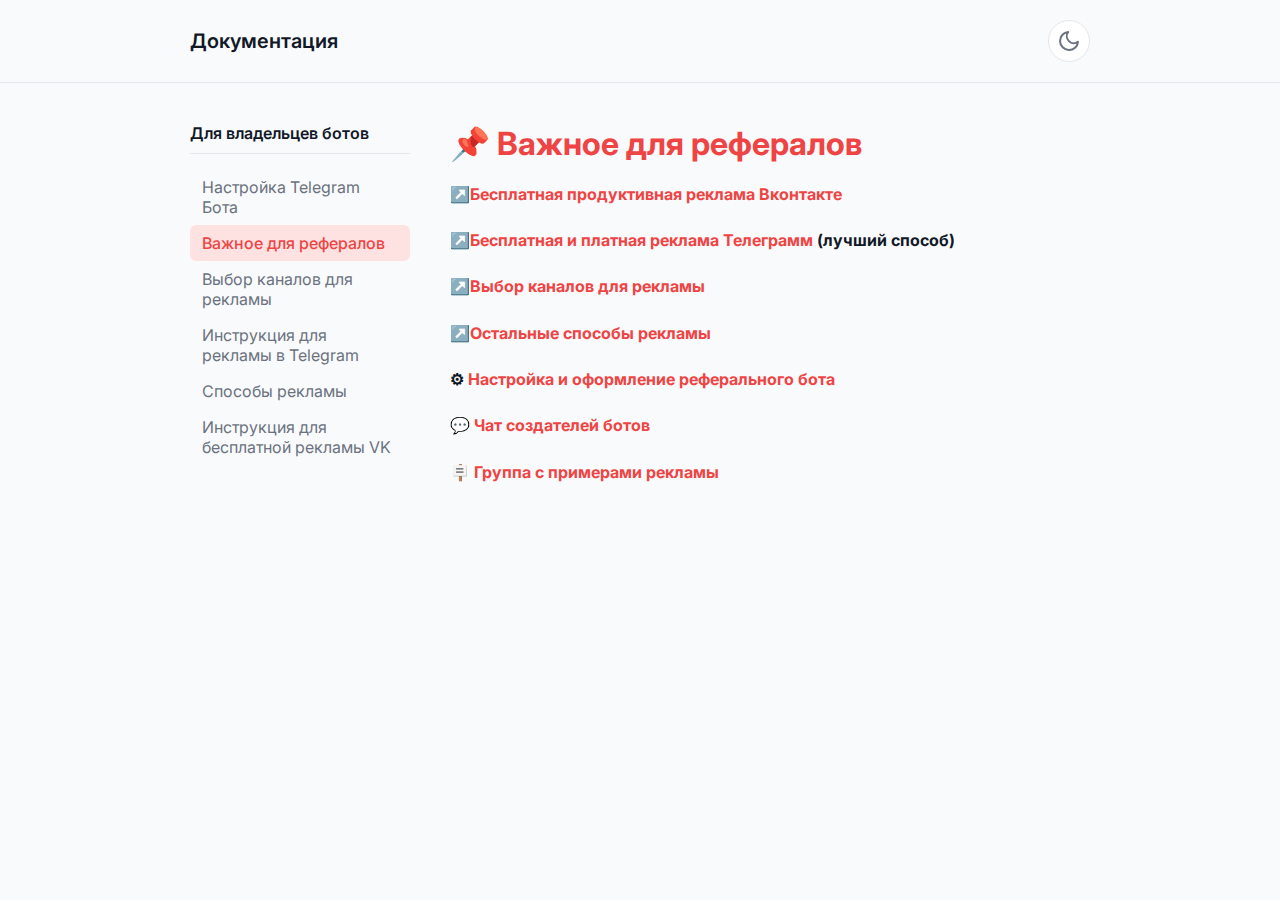
<file: articles/Vazhnoe_dlya_referalov.html>
<!DOCTYPE html><html lang="ru"><head><meta charset="UTF-8"><meta name="viewport" content="width=device-width, initial-scale=1.0"><title>Важное для рефералов</title><link rel="stylesheet" href="../style.css"><link rel="preconnect" href="https://fonts.googleapis.com"><link rel="preconnect" href="https://fonts.gstatic.com" crossorigin><link href="https://fonts.googleapis.com/css2?family=Inter:wght@400;500;600;700&display=swap" rel="stylesheet"></head><body class="light-theme"><header><div class="container"><a href="../index.html" class="logo">Документация</a><div class="theme-switcher" id="theme-switcher"><svg class="sun" xmlns="http://www.w3.org/2000/svg" width="24" height="24" viewBox="0 0 24 24" fill="none" stroke="currentColor" stroke-width="2" stroke-linecap="round" stroke-linejoin="round"><circle cx="12" cy="12" r="5"></circle><line x1="12" y1="1" x2="12" y2="3"></line><line x1="12" y1="21" x2="12" y2="23"></line><line x1="4.22" y1="4.22" x2="5.64" y2="5.64"></line><line x1="18.36" y1="18.36" x2="19.78" y2="19.78"></line><line x1="1" y1="12" x2="3" y2="12"></line><line x1="21" y1="12" x2="23" y2="12"></line><line x1="4.22" y1="19.78" x2="5.64" y2="18.36"></line><line x1="18.36" y1="5.64" x2="19.78" y2="4.22"></line></svg><svg class="moon" xmlns="http://www.w3.org/2000/svg" width="24" height="24" viewBox="0 0 24 24" fill="none" stroke="currentColor" stroke-width="2" stroke-linecap="round" stroke-linejoin="round"><path d="M21 12.79A9 9 0 1 1 11.21 3 7 7 0 0 0 21 12.79z"></path></svg></div></div></header><main><div class="container content-container"><aside class="sidebar"><h3>Для владельцев ботов</h3><ul><li><a href="Nastroyka_telegram_bota.html" >Настройка Telegram Бота</a></li><li><a href="Vazhnoe_dlya_referalov.html" class="active">Важное для рефералов</a></li><li><a href="Vybor_kanalov_dlya_reklamy.html" >Выбор каналов для рекламы</a></li><li><a href="Instrukciya_dlya_reklamy_v_telegramm.html" >Инструкция для рекламы в Telegram</a></li><li><a href="Sposoby_reklamy.html" >Способы рекламы</a></li><li><a href="instrukciya_dlya_besplatnoy_reklamy_VK.html" >Инструкция для бесплатной рекламы VK</a></li></ul></aside><article class="main-content"><h1>📌 Важное для рефералов</h1><p><strong>↗️</strong><a href="/instrukciya-dlya-besplatnoj-reklamy-04-02"><strong>Бесплатная продуктивная реклама Вконтакте</strong></a><strong> </strong></p><p><strong>↗️</strong><a href="/Instrukciya-dlya-reklamy-v-Telegram-07-11"><strong>Бесплатная и платная реклама Телеграмм</strong></a><strong> (лучший способ)</strong></p><p><strong>↗️</strong><a href="/Vybor-kanalov-dlya-reklamy-12-01"><strong>Выбор каналов для рекламы </strong></a></p><p><strong>↗️</strong><a href="/sposoby-reklamy-03-18"><strong>Остальные способы рекламы</strong></a></p><p><strong>⚙   </strong><a href="/Nastrojka-telegram-bota-07-07"><strong>Настройка и оформление реферального бота</strong></a><strong> </strong></p><p><strong>💬 </strong><a href="https://t.me/+FNbPiaDGAXNhYjM6" target="_blank"><strong>Чат создателей ботов</strong></a><strong>  </strong></p><p><strong>🪧 </strong><a href="https://t.me/+DWlMrc9PYxUzODUy" target="_blank"><strong>Группа с примерами рекламы</strong></a><strong> </strong></p></article></div></main><script src="../script.js"></script></body></html>
</file>
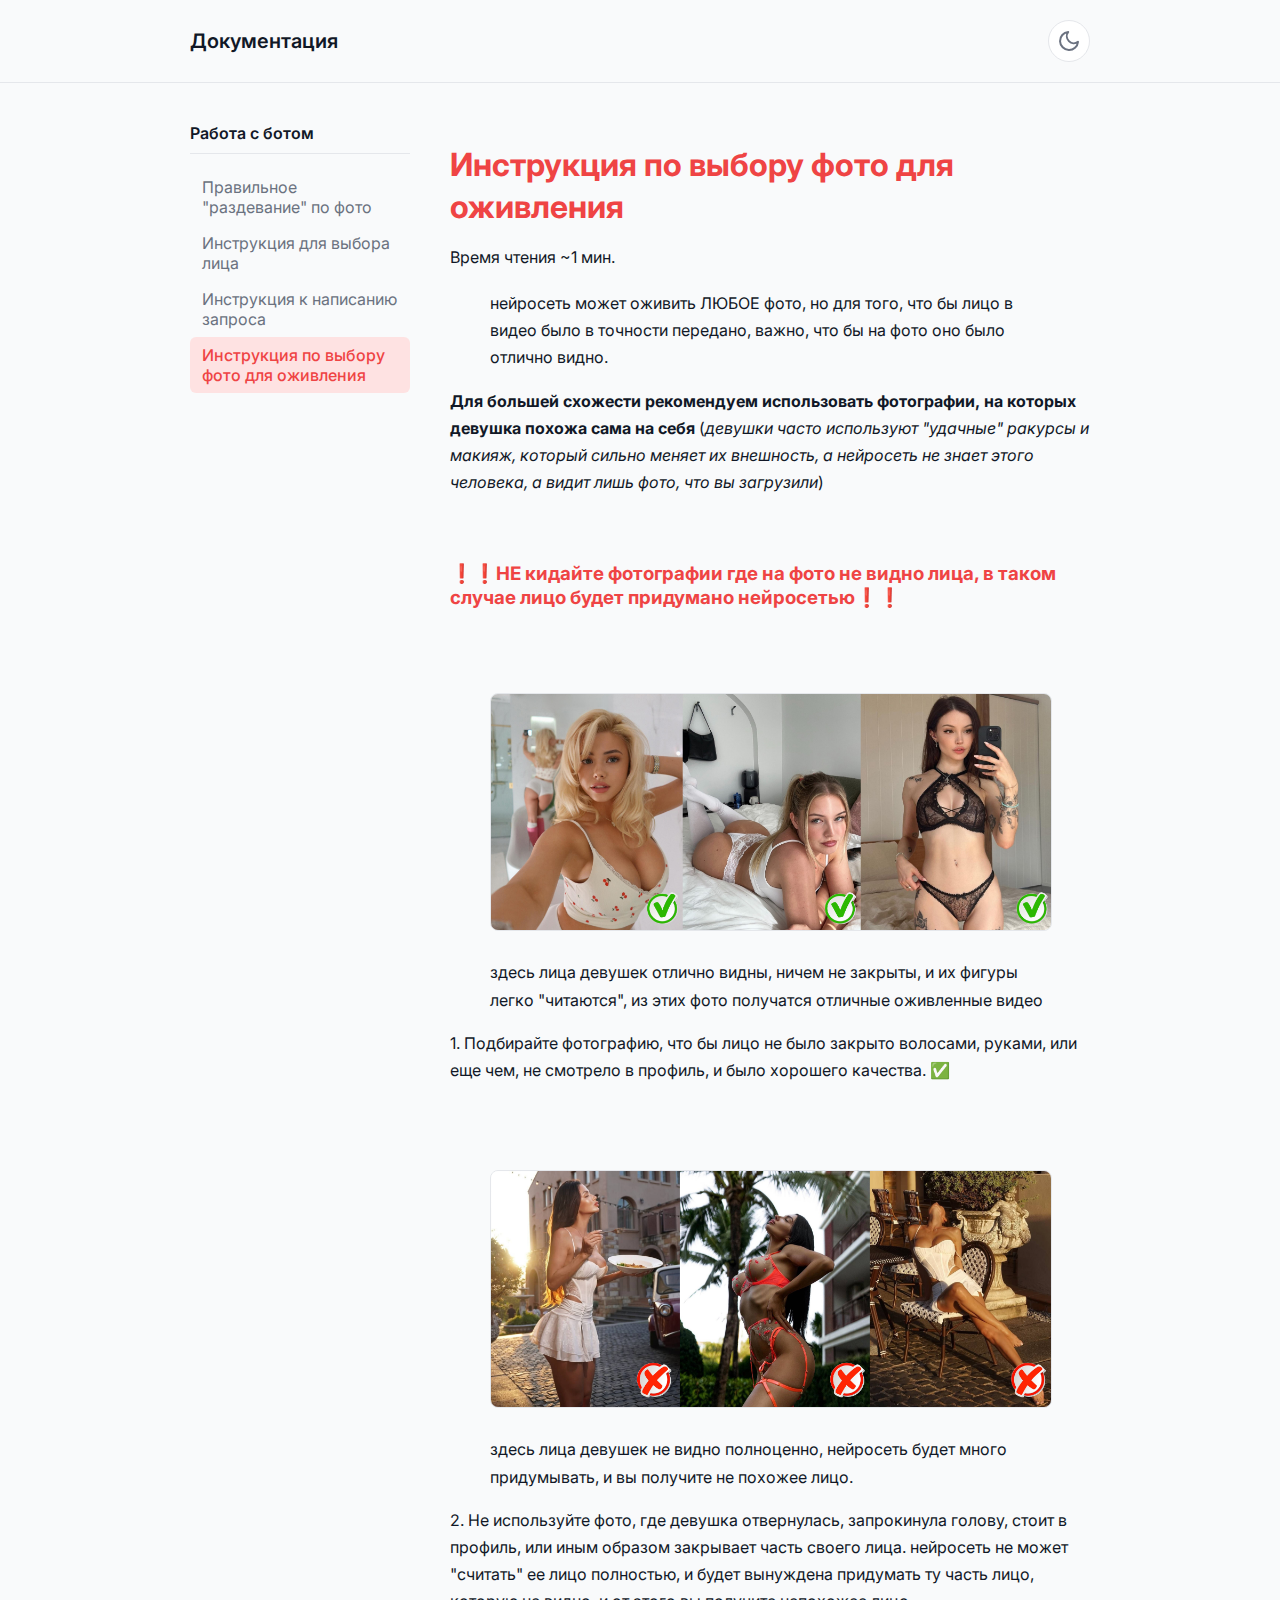
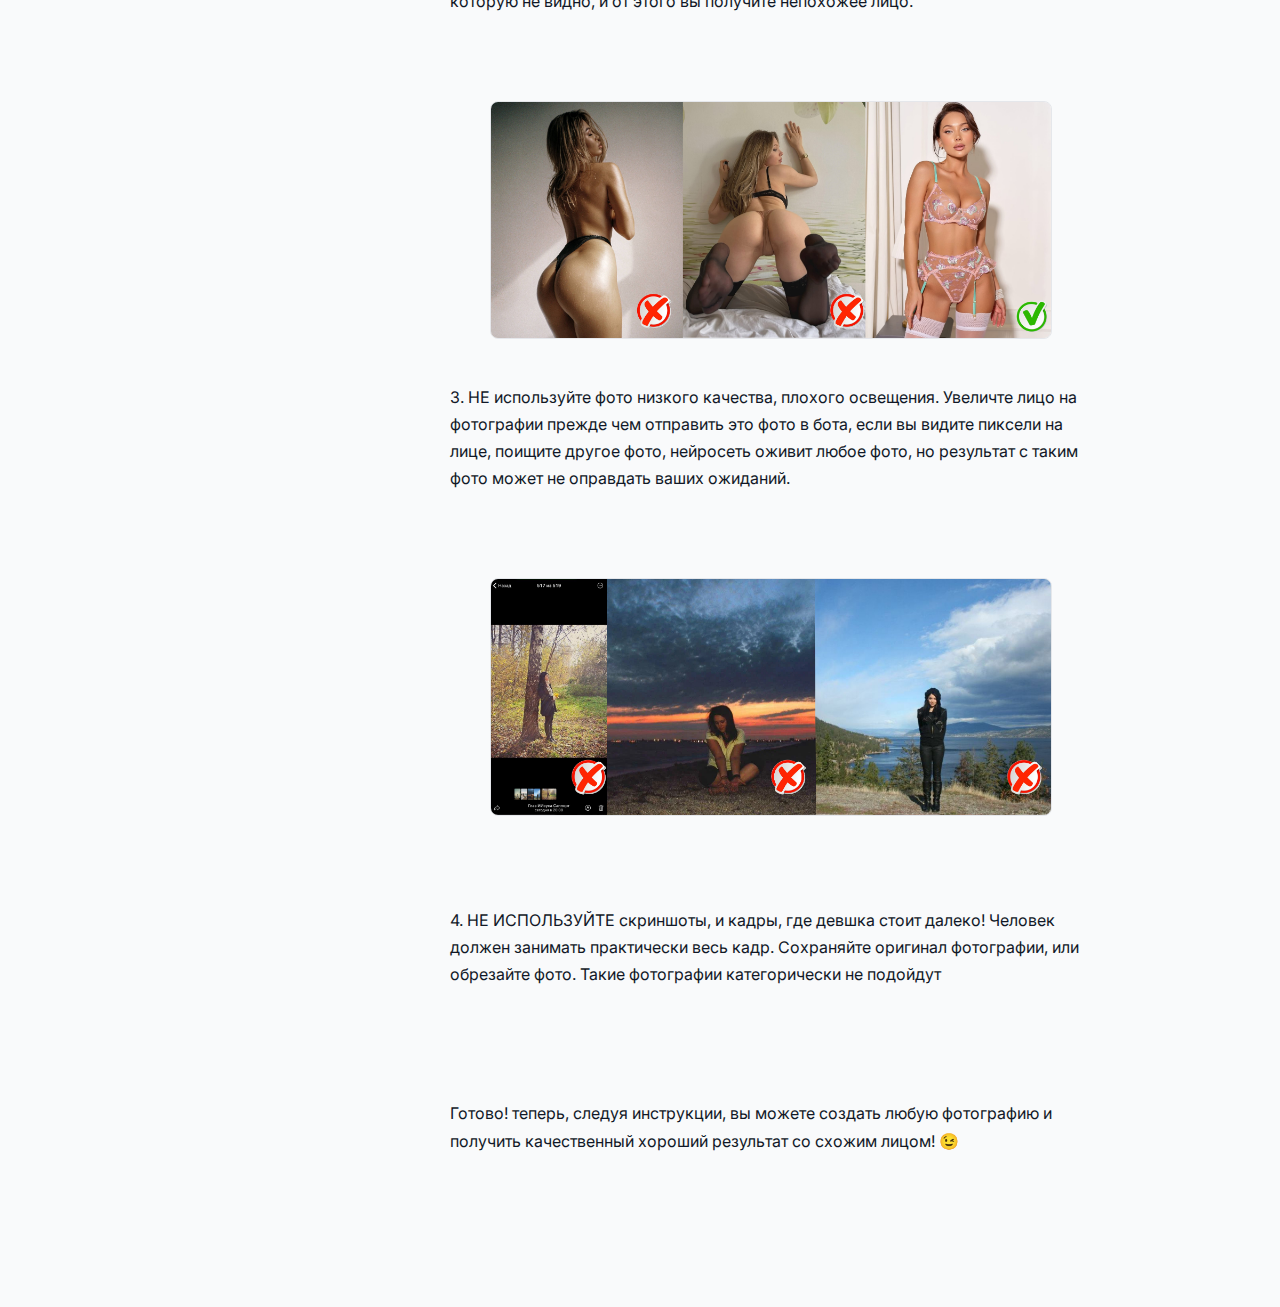
<file: articles/vybor_foto_ozhivlenie.html>
<!DOCTYPE html><html lang="ru"><head><meta charset="UTF-8"><meta name="viewport" content="width=device-width, initial-scale=1.0"><title>Инструкция по выбору фото для оживления</title><link rel="stylesheet" href="../style.css"><link rel="preconnect" href="https://fonts.googleapis.com"><link rel="preconnect" href="https://fonts.gstatic.com" crossorigin><link href="https://fonts.googleapis.com/css2?family=Inter:wght@400;500;600;700&display=swap" rel="stylesheet"></head><body class="light-theme"><header><div class="container"><a href="../index.html" class="logo">Документация</a><div class="theme-switcher" id="theme-switcher"><svg class="sun" xmlns="http://www.w3.org/2000/svg" width="24" height="24" viewBox="0 0 24 24" fill="none" stroke="currentColor" stroke-width="2" stroke-linecap="round" stroke-linejoin="round"><circle cx="12" cy="12" r="5"></circle><line x1="12" y1="1" x2="12" y2="3"></line><line x1="12" y1="21" x2="12" y2="23"></line><line x1="4.22" y1="4.22" x2="5.64" y2="5.64"></line><line x1="18.36" y1="18.36" x2="19.78" y2="19.78"></line><line x1="1" y1="12" x2="3" y2="12"></line><line x1="21" y1="12" x2="23" y2="12"></line><line x1="4.22" y1="19.78" x2="5.64" y2="18.36"></line><line x1="18.36" y1="5.64" x2="19.78" y2="4.22"></line></svg><svg class="moon" xmlns="http://www.w3.org/2000/svg" width="24" height="24" viewBox="0 0 24 24" fill="none" stroke="currentColor" stroke-width="2" stroke-linecap="round" stroke-linejoin="round"><path d="M21 12.79A9 9 0 1 1 11.21 3 7 7 0 0 0 21 12.79z"></path></svg></div></div></header><main><div class="container content-container"><aside class="sidebar"><h3>Работа с ботом</h3><ul><li><a href="pravilnoe_razdevanie.html" >Правильное "раздевание" по фото</a></li><li><a href="vybor_lica.html" >Инструкция для выбора лица</a></li><li><a href="napisanie_zaprosa.html" >Инструкция к написанию запроса</a></li><li><a href="vybor_foto_ozhivlenie.html" class="active">Инструкция по выбору фото для оживления</a></li></ul></aside><article class="main-content"><div class="ql-editor" contenteditable="false"><h1 data-label="Title" data-placeholder="Title" dir="auto">Инструкция по выбору фото для оживления</h1><p dir="auto">Время чтения ~1 мин.</p><blockquote dir="auto">нейросеть может оживить ЛЮБОЕ фото, но для того, что бы лицо в видео было в точности передано, важно, что бы на фото оно было отлично видно.</blockquote><p dir="auto"><strong>Для большей схожести рекомендуем использовать фотографии, на которых девушка похожа сама на себя</strong> (<em>девушки часто используют "удачные" ракурсы и макияж, который сильно меняет их внешность, а нейросеть не знает этого человека, а видит лишь фото, что вы загрузили</em>)</p><p dir="auto"><br/></p><h3 dir="auto" id="❗️❗️НЕ-кидайте-фотографии-где-на-фото-не-видно-лица,-в-таком-случае-лицо-будет-придумано-нейросетью❗️❗️">❗️❗️НЕ кидайте фотографии где на фото не видно лица, в таком случае лицо будет придумано нейросетью❗️❗️</h3><p dir="auto"><br/></p><figure contenteditable="false"><div class="figure_wrapper"><img alt="Image placeholder 1" src="../images/11.jpg"/></div><span class="cursor_wrapper" contenteditable="true"></span><figcaption class="editable_text" data-placeholder="Caption (optional)" dir="auto">здесь лица девушек отлично видны, ничем не закрыты, и их фигуры легко "читаются", из этих фото получатся отличные оживленные видео</figcaption></figure><p dir="auto">1. Подбирайте фотографию, что бы лицо не было закрыто волосами, руками, или еще чем, не смотрело в профиль, и было хорошего качества. ✅</p><p dir="auto"><br/></p><figure contenteditable="false"><div class="figure_wrapper"><img alt="Image placeholder 2" src="../images/12.jpg"/></div><span class="cursor_wrapper" contenteditable="true"></span><figcaption class="editable_text" data-placeholder="Caption (optional)" dir="auto">здесь лица девушек не видно полноценно, нейросеть будет много придумывать, и вы получите не похожее лицо.</figcaption></figure><p dir="auto">2. Не используйте фото, где девушка отвернулась, запрокинула голову, стоит в профиль, или иным образом закрывает часть своего лица. нейросеть не может "считать" ее лицо полностью, и будет вынуждена придумать ту часть лицо, которую не видно, и от этого вы получите непохожее лицо.</p><p dir="auto"><br/></p><figure contenteditable="false"><div class="figure_wrapper"><img alt="Image placeholder 3" src="../images/13.jpg"/></div><span class="cursor_wrapper" contenteditable="true"></span><figcaption class="editable_text" data-placeholder="Caption (optional)" dir="auto"></figcaption></figure><p dir="auto">3. НЕ используйте фото низкого качества, плохого освещения. Увеличте лицо на фотографии прежде чем отправить это фото в бота, если вы видите пиксели на лице, поищите другое фото, нейросеть оживит любое фото, но результат с таким фото может не оправдать ваших ожиданий. </p><p dir="auto"><br/></p><figure contenteditable="false"><div class="figure_wrapper"><img alt="Image placeholder 4" src="../images/14.jpg"/></div><span class="cursor_wrapper" contenteditable="true"></span><figcaption class="editable_text" data-placeholder="Caption (optional)" dir="auto"></figcaption></figure><p dir="auto"><br/></p><p dir="auto">4. НЕ ИСПОЛЬЗУЙТЕ скриншоты, и кадры, где девшка стоит далеко! Человек должен занимать практически весь кадр. Сохраняйте оригинал фотографии, или обрезайте фото. Такие фотографии категорически не подойдут</p><p dir="auto"><br/></p><p dir="auto"><br/></p><p dir="auto">Готово! теперь, следуя инструкции, вы можете создать любую фотографию и получить качественный хороший результат со схожим лицом! 😉 </p><p dir="auto"><br/></p><p dir="auto"><br/></p></div></article></div></main><script src="../script.js"></script></body></html>
</file>
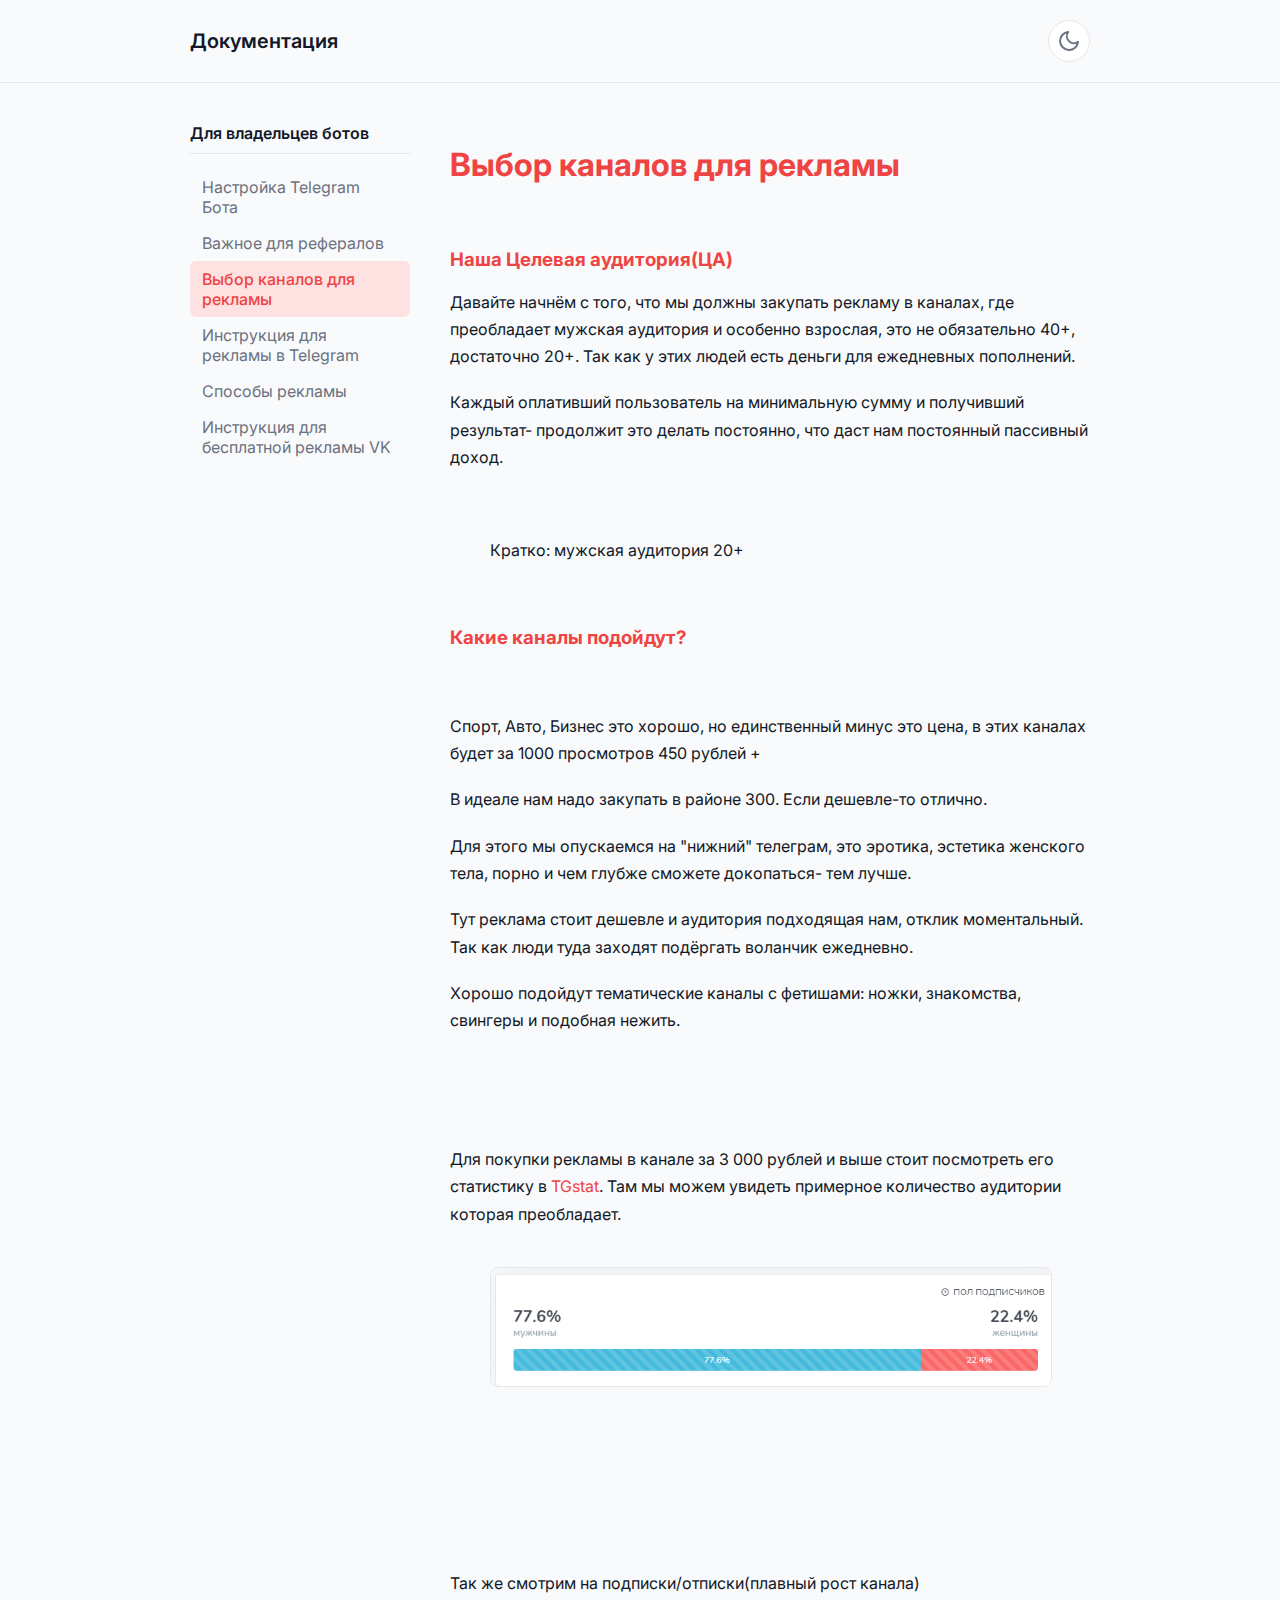
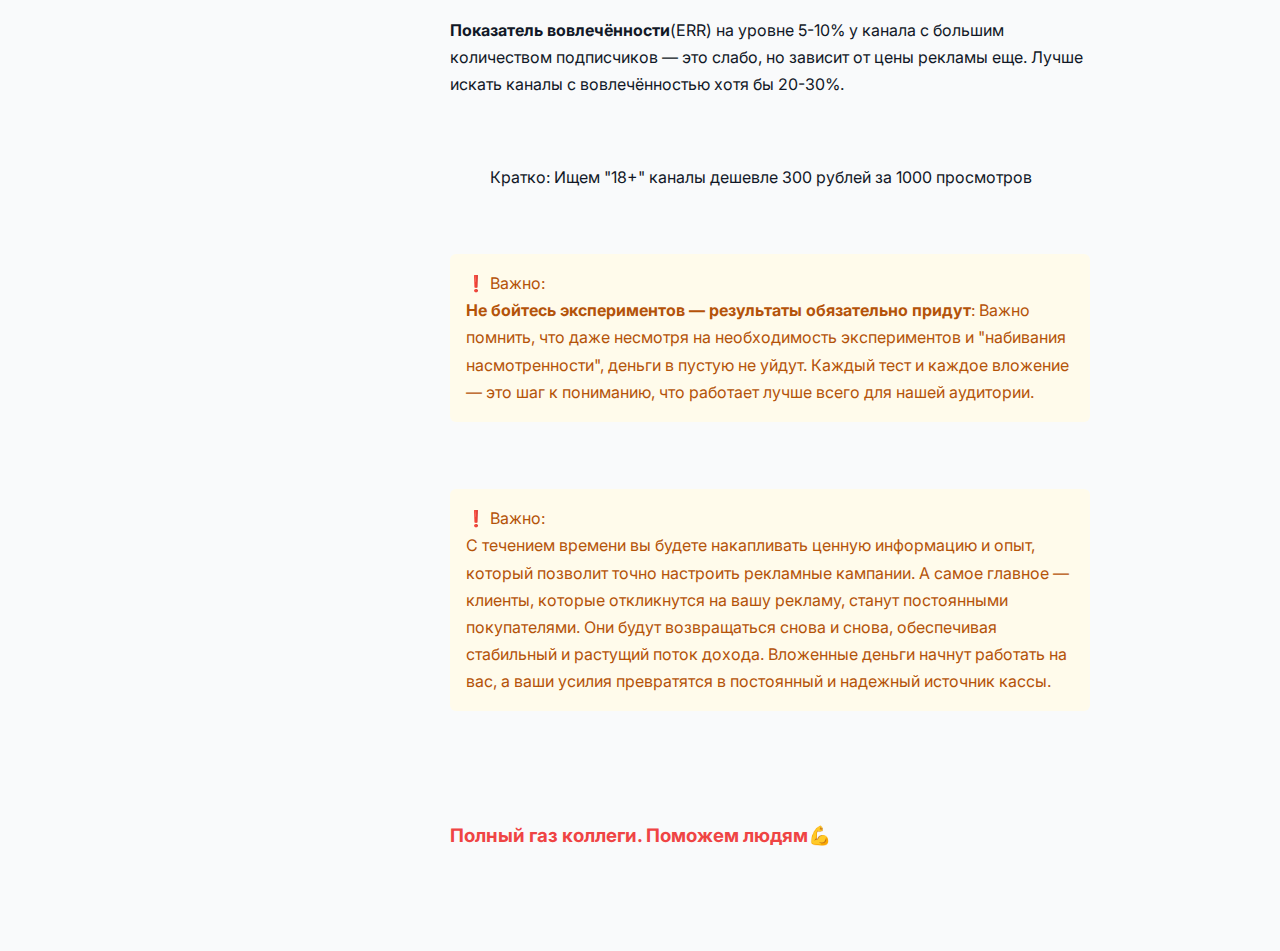
<file: articles/Vybor_kanalov_dlya_reklamy.html>
<!DOCTYPE html><html lang="ru"><head><meta charset="UTF-8"><meta name="viewport" content="width=device-width, initial-scale=1.0"><title>Выбор каналов для рекламы</title><link rel="stylesheet" href="../style.css"><link rel="preconnect" href="https://fonts.googleapis.com"><link rel="preconnect" href="https://fonts.gstatic.com" crossorigin><link href="https://fonts.googleapis.com/css2?family=Inter:wght@400;500;600;700&display=swap" rel="stylesheet"></head><body class="light-theme"><header><div class="container"><a href="../index.html" class="logo">Документация</a><div class="theme-switcher" id="theme-switcher"><svg class="sun" xmlns="http://www.w3.org/2000/svg" width="24" height="24" viewBox="0 0 24 24" fill="none" stroke="currentColor" stroke-width="2" stroke-linecap="round" stroke-linejoin="round"><circle cx="12" cy="12" r="5"></circle><line x1="12" y1="1" x2="12" y2="3"></line><line x1="12" y1="21" x2="12" y2="23"></line><line x1="4.22" y1="4.22" x2="5.64" y2="5.64"></line><line x1="18.36" y1="18.36" x2="19.78" y2="19.78"></line><line x1="1" y1="12" x2="3" y2="12"></line><line x1="21" y1="12" x2="23" y2="12"></line><line x1="4.22" y1="19.78" x2="5.64" y2="18.36"></line><line x1="18.36" y1="5.64" x2="19.78" y2="4.22"></line></svg><svg class="moon" xmlns="http://www.w3.org/2000/svg" width="24" height="24" viewBox="0 0 24 24" fill="none" stroke="currentColor" stroke-width="2" stroke-linecap="round" stroke-linejoin="round"><path d="M21 12.79A9 9 0 1 1 11.21 3 7 7 0 0 0 21 12.79z"></path></svg></div></div></header><main><div class="container content-container"><aside class="sidebar"><h3>Для владельцев ботов</h3><ul><li><a href="Nastroyka_telegram_bota.html" >Настройка Telegram Бота</a></li><li><a href="Vazhnoe_dlya_referalov.html" >Важное для рефералов</a></li><li><a href="Vybor_kanalov_dlya_reklamy.html" class="active">Выбор каналов для рекламы</a></li><li><a href="Instrukciya_dlya_reklamy_v_telegramm.html" >Инструкция для рекламы в Telegram</a></li><li><a href="Sposoby_reklamy.html" >Способы рекламы</a></li><li><a href="instrukciya_dlya_besplatnoy_reklamy_VK.html" >Инструкция для бесплатной рекламы VK</a></li></ul></aside><article class="main-content"><div class="ql-editor" contenteditable="false"><h1 data-label="Title" data-placeholder="Title" dir="auto">Выбор каналов для рекламы</h1><p dir="auto"><br/></p><h3 dir="auto" id="Наша-Целевая-аудитория(ЦА)">Наша Целевая аудитория(ЦА)</h3><p dir="auto">Давайте начнём с того, что мы должны закупать рекламу в каналах, где преобладает мужская аудитория и особенно взрослая, это не обязательно 40+, достаточно 20+. Так как у этих людей есть деньги для ежедневных пополнений.</p><p dir="auto">Каждый оплативший пользователь на минимальную сумму и получивший результат- продолжит это делать постоянно, что даст нам постоянный пассивный доход.</p><p dir="auto"><br/></p><blockquote dir="auto">Кратко: мужская аудитория 20+</blockquote><p dir="auto"> </p><h3 dir="auto" id="Какие-каналы-подойдут?">Какие каналы подойдут? </h3><p dir="auto"><br/></p><p dir="auto">Спорт, Авто, Бизнес это хорошо, но единственный минус это цена, в этих каналах будет за 1000 просмотров 450 рублей +</p><p dir="auto">В идеале нам надо закупать в районе 300. Если дешевле-то отлично.</p><p dir="auto">Для этого мы опускаемся на "нижний" телеграм, это эротика, эстетика женского тела, порно и чем глубже сможете докопаться- тем лучше.</p><p dir="auto">Тут реклама стоит дешевле и аудитория подходящая нам, отклик моментальный. Так как люди туда заходят подёргать воланчик ежедневно.</p><p dir="auto">Хорошо подойдут тематические каналы с фетишами: ножки, знакомства, свингеры и подобная нежить.</p><p dir="auto"><br/></p><p dir="auto"><br/></p><p dir="auto">Для покупки рекламы в канале за 3 000 рублей и выше стоит посмотреть его статистику в <a href="https://tgstat.ru/" target="_blank">TGstat</a>. Там мы можем увидеть примерное количество аудитории которая преобладает.</p><figure contenteditable="false"><div class="figure_wrapper"><img alt="Image placeholder 1" src="../images/19.png"/></div><span class="cursor_wrapper" contenteditable="true"></span><figcaption class="editable_text" data-placeholder="Caption (optional)" dir="auto"></figcaption></figure><p dir="auto"><br/></p><p dir="auto"><br/></p><p dir="auto"><br/></p><p dir="auto">Так же смотрим на подписки/отписки(плавный рост канала)</p><p dir="auto"><strong>Показатель вовлечённости</strong>(ERR) на уровне 5-10% у канала с большим количеством подписчиков — это слабо, но зависит от цены рекламы еще. Лучше искать каналы с вовлечённостью хотя бы 20-30%.</p><p dir="auto"><br/></p><blockquote dir="auto">Кратко: Ищем "18+" каналы дешевле 300 рублей за 1000 просмотров</blockquote><p dir="auto"><br/></p><div class="info-box warning">❗ Важно: <p dir="auto"><strong>Не бойтесь экспериментов — результаты обязательно придут</strong>: Важно помнить, что даже несмотря на необходимость экспериментов и "набивания насмотренности", деньги в пустую не уйдут. Каждый тест и каждое вложение — это шаг к пониманию, что работает лучше всего для нашей аудитории.</p></div><p dir="auto"><br/></p><div class="info-box warning">❗ Важно: <p dir="auto">С течением времени вы будете накапливать ценную информацию и опыт, который позволит точно настроить рекламные кампании. А самое главное — клиенты, которые откликнутся на вашу рекламу, станут постоянными покупателями. Они будут возвращаться снова и снова, обеспечивая стабильный и растущий поток дохода. Вложенные деньги начнут работать на вас, а ваши усилия превратятся в постоянный и надежный источник кассы.</p></div><p dir="auto"><br/></p><p dir="auto"><br/></p><h3 dir="auto" id="Полный-газ-коллеги.-Поможем-людям💪">Полный газ коллеги. Поможем людям💪</h3><p dir="auto"><br/></p></div></article></div></main><script src="../script.js"></script></body></html>
</file>
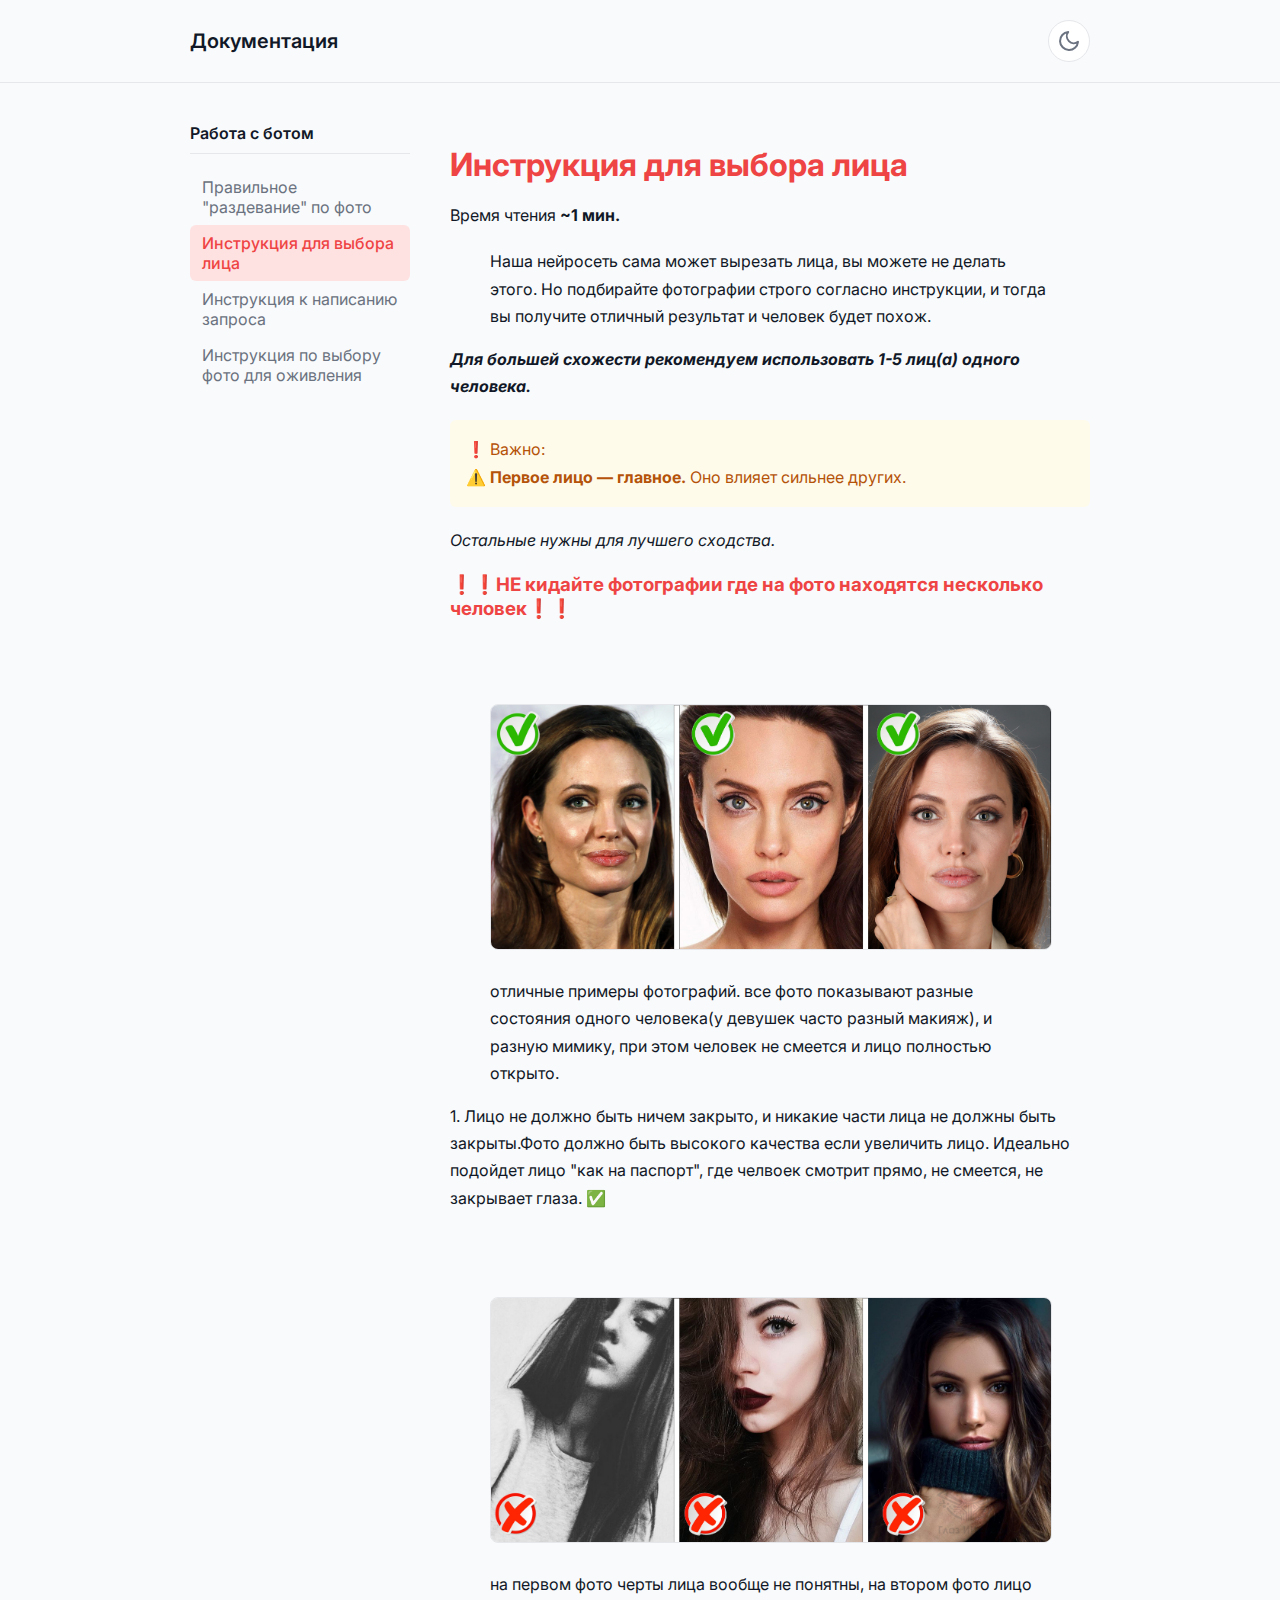
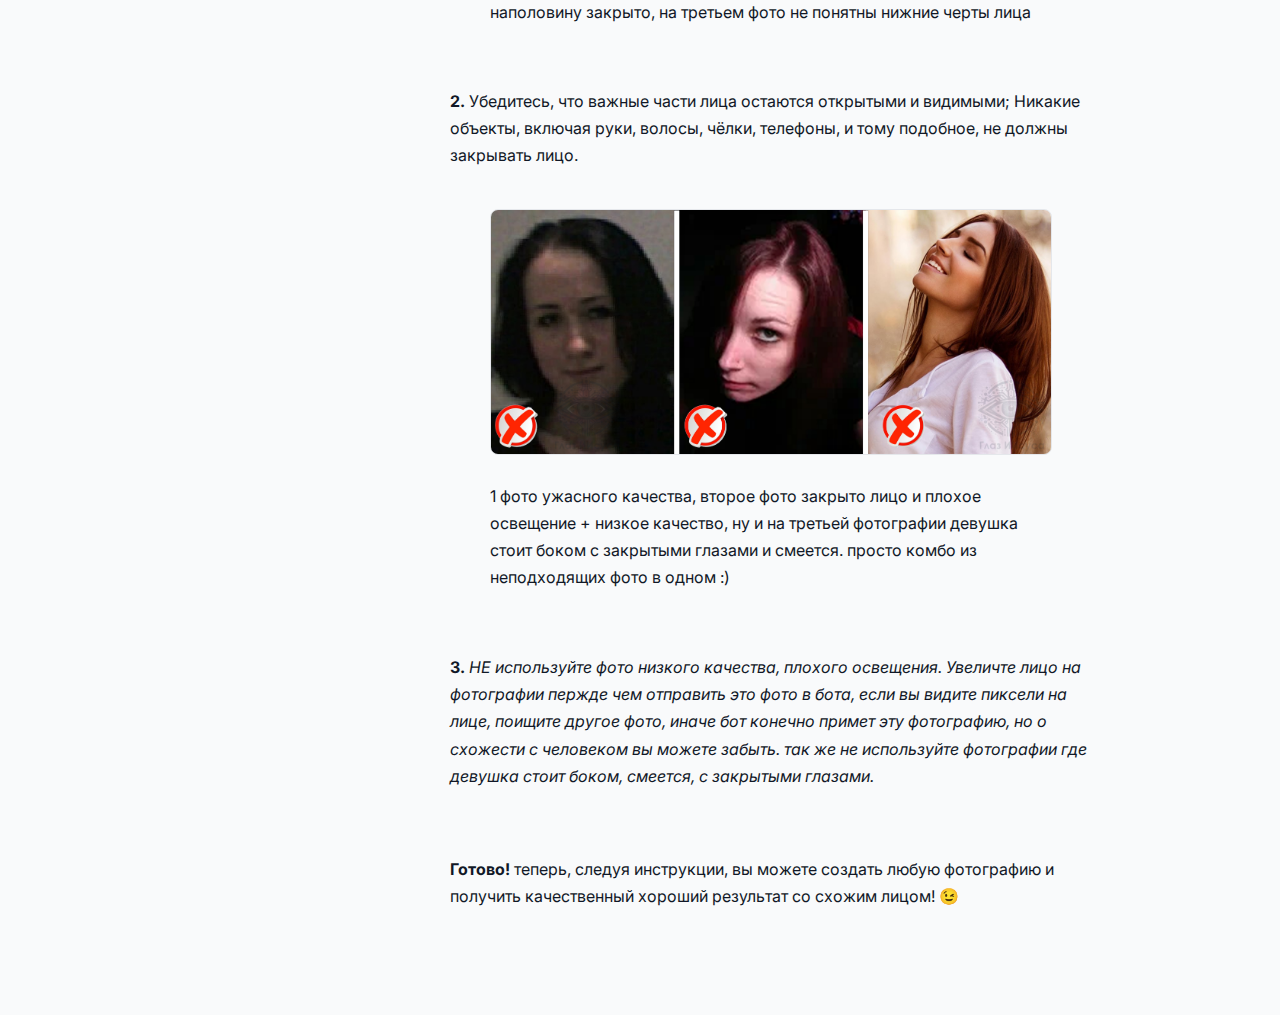
<file: articles/vybor_lica.html>
<!DOCTYPE html><html lang="ru"><head><meta charset="UTF-8"><meta name="viewport" content="width=device-width, initial-scale=1.0"><title>Инструкция для выбора лица</title><link rel="stylesheet" href="../style.css"><link rel="preconnect" href="https://fonts.googleapis.com"><link rel="preconnect" href="https://fonts.gstatic.com" crossorigin><link href="https://fonts.googleapis.com/css2?family=Inter:wght@400;500;600;700&display=swap" rel="stylesheet"></head><body class="light-theme"><header><div class="container"><a href="../index.html" class="logo">Документация</a><div class="theme-switcher" id="theme-switcher"><svg class="sun" xmlns="http://www.w3.org/2000/svg" width="24" height="24" viewBox="0 0 24 24" fill="none" stroke="currentColor" stroke-width="2" stroke-linecap="round" stroke-linejoin="round"><circle cx="12" cy="12" r="5"></circle><line x1="12" y1="1" x2="12" y2="3"></line><line x1="12" y1="21" x2="12" y2="23"></line><line x1="4.22" y1="4.22" x2="5.64" y2="5.64"></line><line x1="18.36" y1="18.36" x2="19.78" y2="19.78"></line><line x1="1" y1="12" x2="3" y2="12"></line><line x1="21" y1="12" x2="23" y2="12"></line><line x1="4.22" y1="19.78" x2="5.64" y2="18.36"></line><line x1="18.36" y1="5.64" x2="19.78" y2="4.22"></line></svg><svg class="moon" xmlns="http://www.w3.org/2000/svg" width="24" height="24" viewBox="0 0 24 24" fill="none" stroke="currentColor" stroke-width="2" stroke-linecap="round" stroke-linejoin="round"><path d="M21 12.79A9 9 0 1 1 11.21 3 7 7 0 0 0 21 12.79z"></path></svg></div></div></header><main><div class="container content-container"><aside class="sidebar"><h3>Работа с ботом</h3><ul><li><a href="pravilnoe_razdevanie.html" >Правильное "раздевание" по фото</a></li><li><a href="vybor_lica.html" class="active">Инструкция для выбора лица</a></li><li><a href="napisanie_zaprosa.html" >Инструкция к написанию запроса</a></li><li><a href="vybor_foto_ozhivlenie.html" >Инструкция по выбору фото для оживления</a></li></ul></aside><article class="main-content"><div class="ql-editor" contenteditable="false"><h1 data-label="Title" data-placeholder="Title" dir="auto">Инструкция для выбора лица</h1><p dir="auto">Время чтения <strong>~1 мин.</strong></p><blockquote dir="auto">Наша нейросеть сама может вырезать лица, вы можете не делать этого. Но подбирайте фотографии строго согласно инструкции, и тогда вы получите отличный результат и человек будет похож. </blockquote><p dir="auto"><strong><em>Для большей схожести рекомендуем использовать 1-5 лиц(а) одного человека. </em></strong></p><div class="info-box warning">❗ Важно: <p dir="auto">⚠️ <strong>Первое лицо — главное. </strong>Оно влияет сильнее других. </p></div><p dir="auto"><em>Остальные нужны для лучшего сходства.</em><br class="inline"/></p><h3 dir="auto" id="❗️❗️НЕ-кидайте-фотографии-где-на-фото-находятся-несколько-человек❗️❗️">❗️❗️НЕ кидайте фотографии где на фото находятся несколько человек❗️❗️</h3><p dir="auto"><br/></p><figure contenteditable="false"><div class="figure_wrapper"><img alt="Image placeholder 1" src="../images/8.jpg"/></div><span class="cursor_wrapper" contenteditable="true"></span><figcaption class="editable_text" data-placeholder="Caption (optional)" dir="auto">отличные примеры фотографий. все фото показывают разные состояния одного человека(у девушек часто разный макияж), и разную мимику, при этом человек не смеется и лицо полностью открыто.</figcaption></figure><p dir="auto">1. Лицо не должно быть ничем закрыто, и никакие части лица не должны быть закрыты.Фото должно быть высокого качества если увеличить лицо. Идеально подойдет лицо "как на паспорт", где челвоек смотрит прямо, не смеется, не закрывает глаза. ✅</p><p dir="auto"><br/></p><figure contenteditable="false"><div class="figure_wrapper"><img alt="Image placeholder 2" src="../images/9.jpg"/></div><span class="cursor_wrapper" contenteditable="true"></span><figcaption class="editable_text" data-placeholder="Caption (optional)" dir="auto">на первом фото черты лица вообще не понятны, на втором фото лицо наполовину закрыто, на третьем фото не понятны нижние черты лица</figcaption></figure><p dir="auto"><br/></p><p dir="auto"><strong>2. </strong>Убедитесь, что важные части лица остаются открытыми и видимыми; Никакие объекты, включая руки, волосы, чёлки, телефоны, и тому подобное, не должны закрывать лицо.</p><figure contenteditable="false"><div class="figure_wrapper"><img alt="Image placeholder 3" src="../images/10.jpg"/></div><span class="cursor_wrapper" contenteditable="true"></span><figcaption class="editable_text" data-placeholder="Caption (optional)" dir="auto">1 фото ужасного качества, второе фото закрыто лицо и плохое освещение + низкое качество, ну и на третьей фотографии девушка стоит боком с закрытыми глазами и смеется. просто комбо из неподходящих фото в одном :)</figcaption></figure><p dir="auto"><br/></p><p dir="auto"><strong>3. </strong><em>НЕ используйте фото низкого качества, плохого освещения. Увеличте лицо на фотографии пержде чем отправить это фото в бота, если вы видите пиксели на лице, поищите другое фото, иначе бот конечно примет эту фотографию, но о схожести с человеком вы можете забыть. так же не используйте фотографии где девушка стоит боком, смеется, с закрытыми глазами.</em></p><p dir="auto"><br/></p><p dir="auto"><strong>Готово!</strong> теперь, следуя инструкции, вы можете создать любую фотографию и получить качественный хороший результат со схожим лицом! 😉 </p><p dir="auto"><br/></p></div></article></div></main><script src="../script.js"></script></body></html>
</file>
<file: style.css>
:root { --primary-color: #ef4444; --primary-color-light: #fee2e2; --light-bg: #f9fafb; --light-card-bg: #ffffff; --light-text: #111827; --light-text-secondary: #6B7280; --light-border: #e5e7eb; --dark-bg: #111827; --dark-card-bg: #1F2937; --dark-text: #F9FAFB; --dark-text-secondary: #9CA3AF; --dark-border: #374151; --tip-bg-light: #f0fdf4; --tip-border-light: #bbf7d0; --tip-text-light: #166534; --tip-bg-dark: rgba(74, 222, 128, 0.1); --tip-border-dark: #22c55e; --tip-text-dark: #bbf7d0; --warning-bg-light: #fffbeb; --warning-border-light: #fde68a; --warning-text-light: #b45309; --warning-bg-dark: rgba(250, 204, 21, 0.1); --warning-border-dark: #f59e0b; --warning-text-dark: #fde68a; --note-bg-light: #eff6ff; --note-border-light: #bfdbfe; --note-text-light: #1e40af; --note-bg-dark: rgba(96, 165, 250, 0.1); --note-border-dark: #3b82f6; --note-text-dark: #bfdbfe; }
body { font-family: 'Inter', sans-serif; margin: 0; transition: background-color 0.3s, color 0.3s; } body.light-theme { background-color: var(--light-bg); color: var(--light-text); } body.dark-theme { background-color: var(--dark-bg); color: var(--dark-text); } .container { max-width: 900px; margin: 0 auto; padding: 0 20px; } header { padding: 20px 0; border-bottom: 1px solid var(--light-border); } body.dark-theme header { border-bottom-color: var(--dark-border); } header .container { display: flex; justify-content: space-between; align-items: center; } .logo { font-size: 1.25rem; font-weight: 600; text-decoration: none; color: inherit; } .theme-switcher { cursor: pointer; background-color: var(--light-card-bg); border: 1px solid var(--light-border); border-radius: 50%; width: 40px; height: 40px; display: flex; align-items: center; justify-content: center; } body.dark-theme .theme-switcher { background-color: var(--dark-card-bg); border-color: var(--dark-border); } .theme-switcher svg { color: var(--light-text-secondary); } body.dark-theme .theme-switcher svg { color: var(--dark-text-secondary); } .theme-switcher .sun { display: none; } .theme-switcher .moon { display: block; } body.dark-theme .theme-switcher .sun { display: block; } body.dark-theme .theme-switcher .moon { display: none; } .hero { text-align: center; padding: 60px 0 40px 0; } .hero h1 { font-size: 2.5rem; font-weight: 700; margin-bottom: 10px; color: var(--primary-color); } .hero p { font-size: 1.125rem; color: var(--light-text-secondary); } body.dark-theme .hero p { color: var(--dark-text-secondary); }
.promo-box { background-color: var(--primary-color-light); border-left: 5px solid var(--primary-color); border-radius: 8px; padding: 20px 25px; margin-bottom: 40px; } .promo-box h3 { color: var(--primary-color); margin: 0; font-size: 1.2rem; font-weight: 600; text-align: center; }
.grid { display: grid; grid-template-columns: repeat(auto-fit, minmax(280px, 1fr)); gap: 30px; padding-bottom: 60px; } .card { text-decoration: none; color: inherit; border-radius: 12px; padding: 25px; transition: transform 0.2s, box-shadow 0.2s; background-color: var(--light-card-bg); border: 1px solid var(--light-border); display: flex; flex-direction: column; } body.dark-theme .card { background-color: var(--dark-card-bg); border-color: var(--dark-border); } .card:hover { transform: translateY(-5px); box-shadow: 0 10px 15px -3px rgba(0,0,0,0.1), 0 4px 6px -2px rgba(0,0,0,0.05); } body.dark-theme .card:hover { box-shadow: 0 10px 15px -3px rgba(0,0,0,0.3), 0 4px 6px -2px rgba(0,0,0,0.25); } .card.disabled-card { opacity: 0.6; cursor: not-allowed; } .card.disabled-card:hover { transform: none; box-shadow: none; } .card-emoji { font-size: 2.5rem; margin-bottom: 15px; } .card .card-emoji-small { font-size: 1.75rem; margin-bottom: 12px; filter: grayscale(0.5); transition: filter 0.2s; } .card:hover .card-emoji-small { filter: grayscale(0); } .card h2 { font-size: 1.25rem; margin: 0 0 10px 0; color: var(--primary-color); flex-grow: 1; } .card p { margin: 0; font-size: 0.95rem; color: var(--light-text-secondary); } body.dark-theme .card p { color: var(--dark-text-secondary); } .content-container { display: flex; flex-direction: column; gap: 40px; padding-top: 40px; padding-bottom: 40px; } @media (min-width: 768px) { .content-container { flex-direction: row; } } .sidebar { width: 100%; flex-shrink: 0; } @media (min-width: 768px) { .sidebar { width: 220px; } } .sidebar h3 { font-size: 1rem; font-weight: 600; margin-top: 0; margin-bottom: 15px; padding-bottom: 10px; border-bottom: 1px solid var(--light-border) } body.dark-theme .sidebar h3 { border-bottom-color: var(--dark-border); } .sidebar ul { list-style: none; padding: 0; margin: 0; } .sidebar ul li a { display: block; padding: 8px 12px; text-decoration: none; color: var(--light-text-secondary); border-radius: 6px; transition: background-color 0.2s, color 0.2s; } body.dark-theme .sidebar ul li a { color: var(--dark-text-secondary); } .sidebar ul li a:hover { background-color: var(--light-border); color: var(--light-text); } body.dark-theme .sidebar ul li a:hover { background-color: var(--dark-card-bg); color: var(--dark-text); } .sidebar ul li a.active { background-color: var(--primary-color-light); color: var(--primary-color); font-weight: 500; } .main-content { flex-grow: 1; line-height: 1.7; word-wrap: break-word; } .main-content > *:first-child { margin-top: 0; } .main-content h1, .main-content h2, .main-content h3, .main-content h4 { color: var(--primary-color); margin-bottom: 0.5em; line-height: 1.3; } .main-content p { margin-bottom: 1.2em; } .main-content img { max-width: 100%; height: auto; border-radius: 8px; margin: 20px 0; border: 1px solid var(--light-border); } body.dark-theme .main-content img { border-color: var(--dark-border); } .main-content a { color: var(--primary-color); text-decoration: none; } .main-content a:hover { text-decoration: underline; } .main-content ul, .main-content ol { padding-left: 20px; } .info-box { border-left-width: 4px; border-radius: 6px; padding: 16px; margin: 20px 0; } .info-box p { margin: 0; } .info-box b {font-weight: 600;} body.light-theme .info-box.tip { background-color: var(--tip-bg-light); border-color: var(--tip-border-light); color: var(--tip-text-light); } body.dark-theme .info-box.tip { background-color: var(--tip-bg-dark); border-color: var(--tip-border-dark); color: var(--tip-text-dark); } body.light-theme .info-box.warning { background-color: var(--warning-bg-light); border-color: var(--warning-border-light); color: var(--warning-text-light); } body.dark-theme .info-box.warning { background-color: var(--warning-bg-dark); border-color: var(--warning-border-dark); color: var(--warning-text-dark); } body.light-theme .info-box.note { background-color: var(--note-bg-light); border-color: var(--note-border-light); color: var(--note-text-light); } body.dark-theme .info-box.note { background-color: var(--note-bg-dark); border-color: var(--note-border-dark); color: var(--note-text-dark); }
</file>
